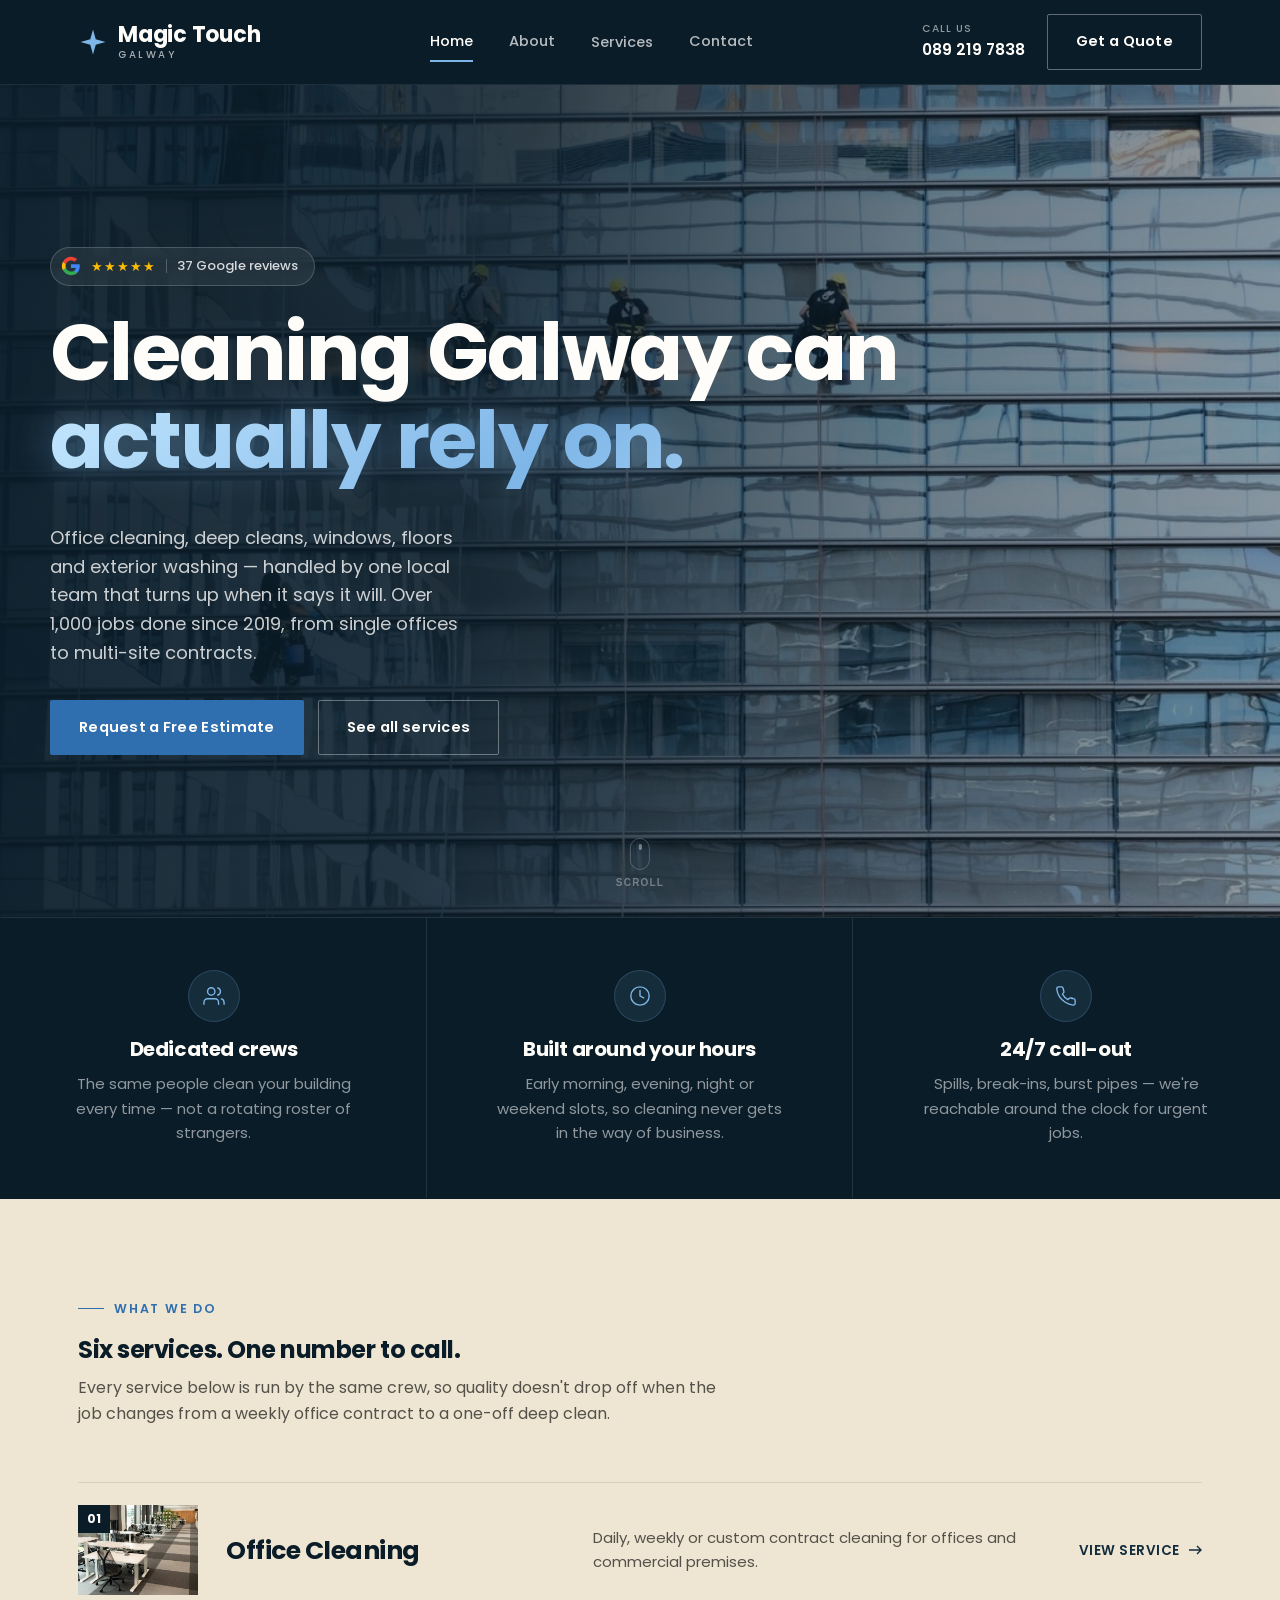
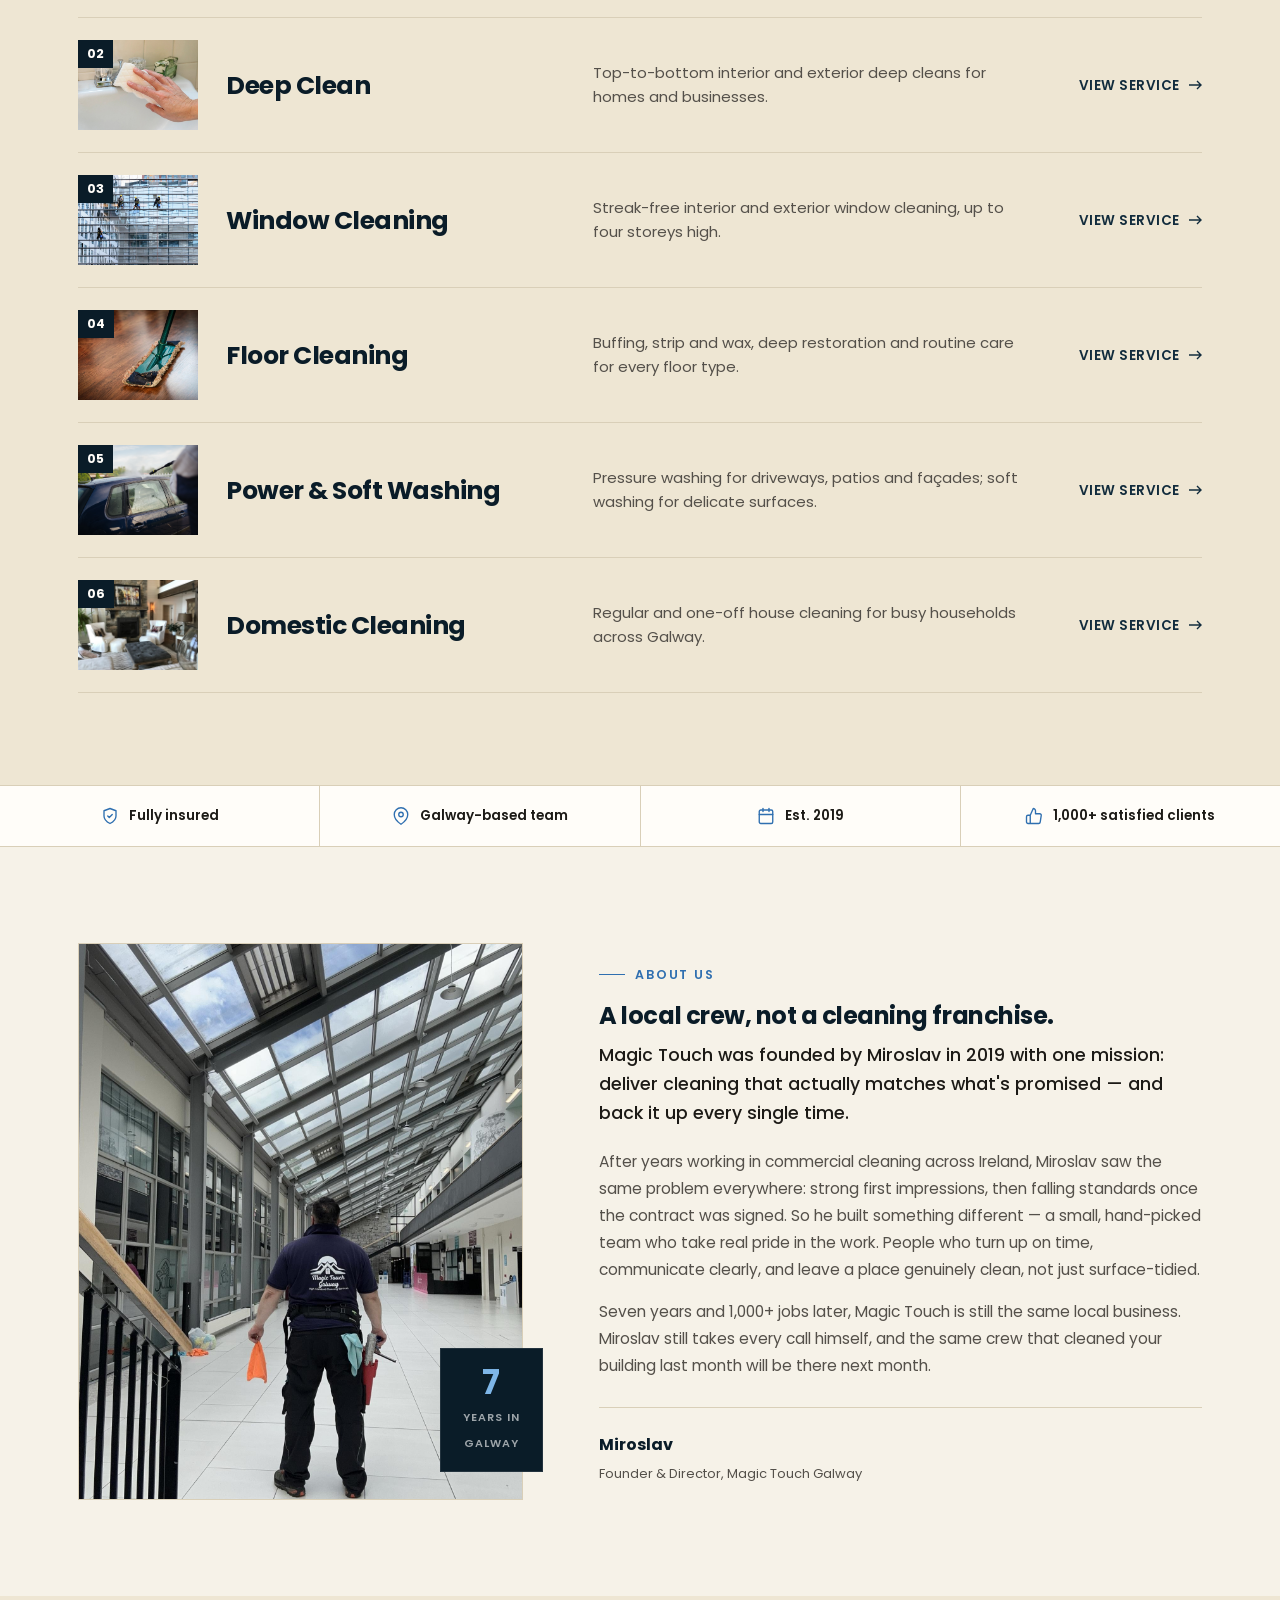
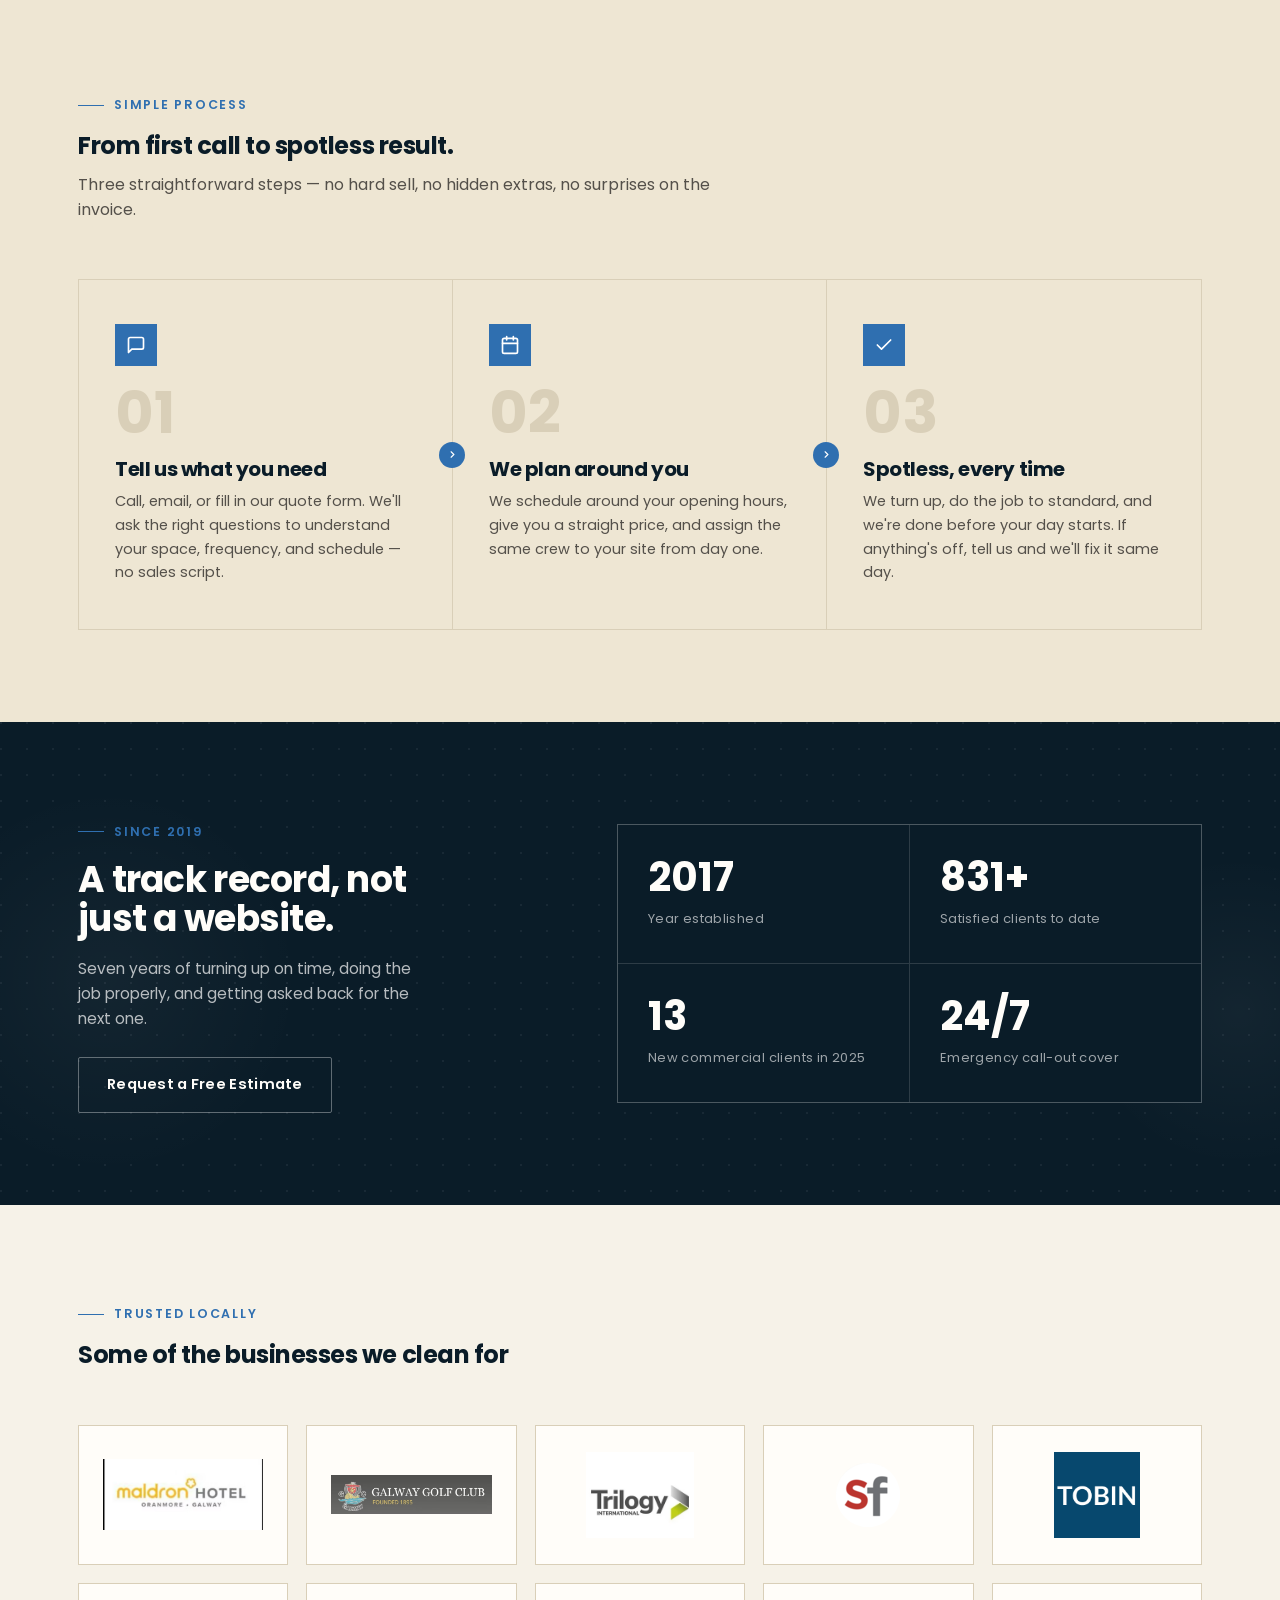
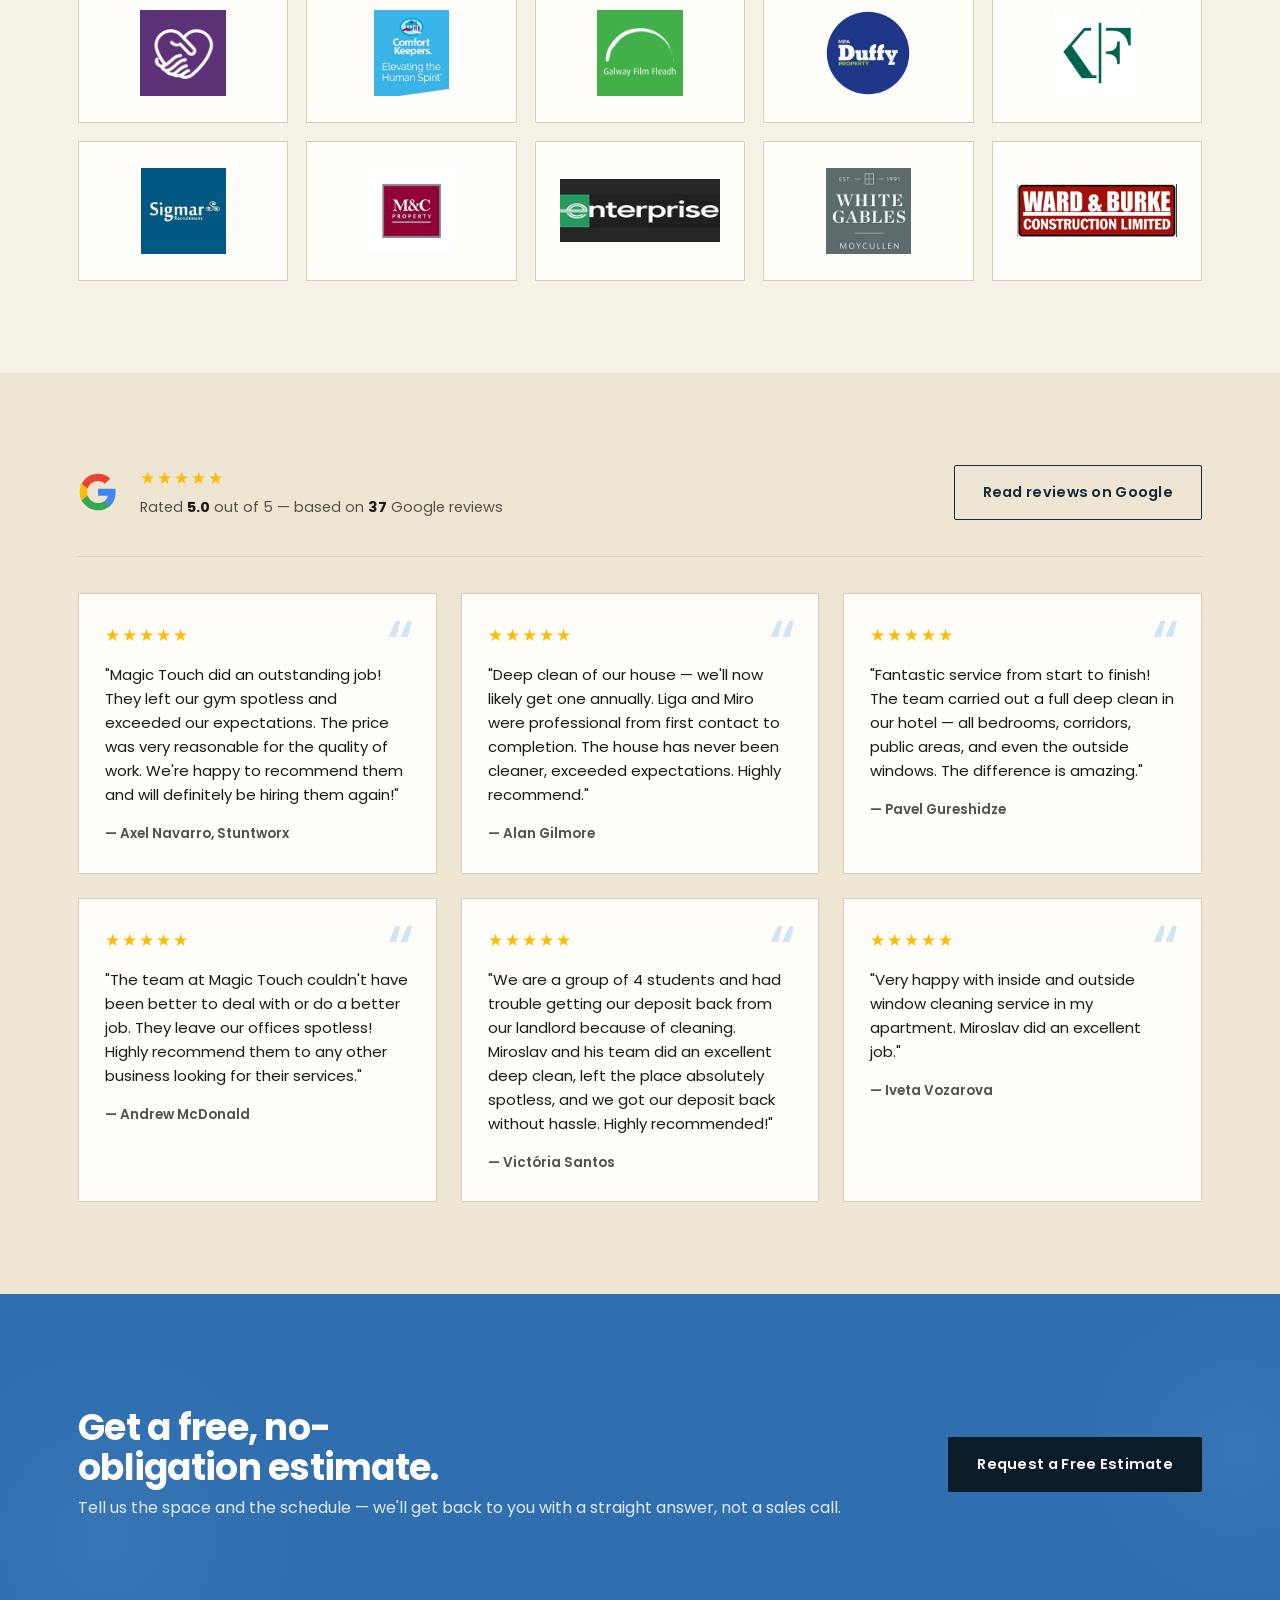
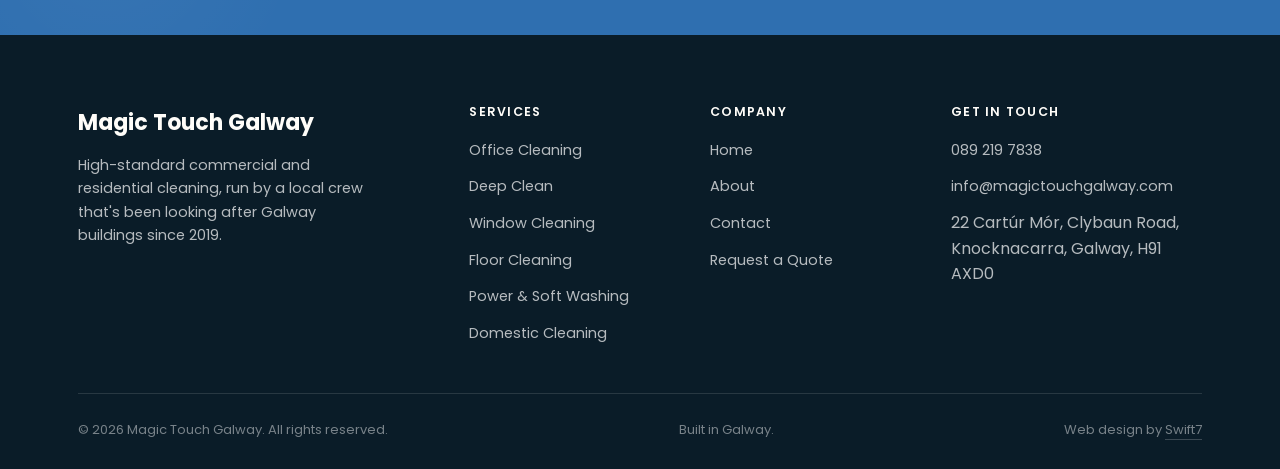
<file: index.html>
<!doctype html>
<html lang="en">
<head>
<meta charset="utf-8">
<meta name="viewport" content="width=device-width, initial-scale=1">
<title>Magic Touch Galway — Commercial &amp; Residential Cleaning</title>
<meta name="description" content="Office, deep clean, window, floor and power washing services across Galway. Family-run, fully insured, trusted by 1,000+ clients since 2019.">
<link rel="icon" type="image/svg+xml" href="assets/img/favicon.svg">
<link rel="preconnect" href="https://fonts.googleapis.com">
<link rel="preconnect" href="https://fonts.gstatic.com" crossorigin>
<link href="https://fonts.googleapis.com/css2?family=Fraunces:ital,opsz,wght@0,9..144,500;0,9..144,600;1,9..144,500&family=Poppins:wght@300;400;500;600;700&display=swap" rel="stylesheet">
<link rel="stylesheet" href="assets/css/style.css">
</head>
<body>

<header class="site-header" id="site-header">
  <div class="container">
    <a href="index.html" class="brand">
      <svg class="brand-icon" viewBox="0 0 24 24" width="30" height="30" fill="none" aria-hidden="true"><path d="M12 2L14.2 9.8L22 12L14.2 14.2L12 22L9.8 14.2L2 12L9.8 9.8Z" fill="#7eb6e8"/></svg>
      <span class="brand-text"><strong>Magic Touch</strong><small>GALWAY</small></span>
    </a>
    <nav class="nav-main">
      <a href="index.html" class="active">Home</a>
      <a href="about.html">About</a>
      <div class="has-dropdown">
        <a href="#">Services</a>
        <div class="dropdown">
          <a href="office-cleaning.html">Office Cleaning</a>
          <a href="deep-clean.html">Deep Clean</a>
          <a href="window-cleaning.html">Window Cleaning</a>
          <a href="floor-cleaning.html">Floor Cleaning</a>
          <a href="power-washing.html">Power &amp; Soft Washing</a>
          <a href="domestic-cleaning.html">Domestic Cleaning</a>
        </div>
      </div>
      <a href="contact.html">Contact</a>
    </nav>
    <div class="header-cta">
      <a href="tel:+353892197838" class="header-phone"><small>Call us</small>089 219 7838</a>
      <a href="contact.html" class="btn btn-line">Get a Quote</a>
    </div>
    <button class="nav-toggle" aria-label="Menu"><span></span></button>
  </div>
  <div class="mobile-panel">
    <a href="index.html">Home</a>
    <a href="about.html">About</a>
    <a href="office-cleaning.html" class="mp-sub">Office Cleaning</a>
    <a href="deep-clean.html" class="mp-sub">Deep Clean</a>
    <a href="window-cleaning.html" class="mp-sub">Window Cleaning</a>
    <a href="floor-cleaning.html" class="mp-sub">Floor Cleaning</a>
    <a href="power-washing.html" class="mp-sub">Power &amp; Soft Washing</a>
    <a href="domestic-cleaning.html" class="mp-sub">Domestic Cleaning</a>
    <a href="contact.html">Contact</a>
    <div class="mobile-panel-cta">
      <a href="tel:+353892197838" class="btn btn-blue">
        <svg width="14" height="14" viewBox="0 0 24 24" fill="none" stroke="currentColor" stroke-width="2" stroke-linecap="round" stroke-linejoin="round"><path d="M22 16.92v3a2 2 0 0 1-2.18 2 19.79 19.79 0 0 1-8.63-3.07A19.5 19.5 0 0 1 4.99 13a19.79 19.79 0 0 1-3.07-8.67A2 2 0 0 1 3.92 2h3a2 2 0 0 1 2 1.72c.127.96.361 1.903.7 2.81a2 2 0 0 1-.45 2.11L8.09 9.91a16 16 0 0 0 6 6l1.27-1.27a2 2 0 0 1 2.11-.45c.907.339 1.85.573 2.81.7A2 2 0 0 1 22 16.92z"/></svg>
        Call Now
      </a>
      <a href="contact.html" class="btn btn-mobile-outline">Get a Quote</a>
    </div>
  </div>
</header>

<!-- ===== HERO ===== -->
<section class="hero">
  <video class="hero-video" autoplay muted loop playsinline poster="assets/img/window-skyscraper.jpg">
    <source src="assets/video/hero.mp4" type="video/mp4">
  </video>
  <div class="hero-overlay"></div>
  <div class="container hero-grid hero-grid-solo">
    <div>
      <a href="https://www.google.com/search?q=magic+touch+galway#lrd=0x485b9799cc273881:0x6ae7c54a3818af67,1,,,," target="_blank" rel="noopener" class="hero-trust">
        <span class="g-icon">
          <svg viewBox="0 0 24 24" width="20" height="20" xmlns="http://www.w3.org/2000/svg" aria-hidden="true">
            <path d="M22.56 12.25c0-.78-.07-1.53-.2-2.25H12v4.26h5.92c-.26 1.37-1.04 2.53-2.21 3.31v2.77h3.57c2.08-1.92 3.28-4.74 3.28-8.09z" fill="#4285F4"/>
            <path d="M12 23c2.97 0 5.46-.98 7.28-2.66l-3.57-2.77c-.98.66-2.23 1.06-3.71 1.06-2.86 0-5.29-1.93-6.16-4.53H2.18v2.84C3.99 20.53 7.7 23 12 23z" fill="#34A853"/>
            <path d="M5.84 14.09c-.22-.66-.35-1.36-.35-2.09s.13-1.43.35-2.09V7.07H2.18C1.43 8.55 1 10.22 1 12s.43 3.45 1.18 4.93l3.66-2.84z" fill="#FBBC05"/>
            <path d="M12 5.38c1.62 0 3.06.56 4.21 1.64l3.15-3.15C17.45 2.09 14.97 1 12 1 7.7 1 3.99 3.47 2.18 7.07l3.66 2.84c.87-2.6 3.3-4.53 6.16-4.53z" fill="#EA4335"/>
          </svg>
        </span>
        <span class="t-stars">★★★★★</span>
        <span class="t-sep"></span>
        <span class="t-text">37 Google reviews</span>
      </a>
      <h1>Cleaning Galway can<br><em>actually rely on.</em></h1>
      <p class="hero-lead">Office cleaning, deep cleans, windows, floors and exterior washing — handled by one local team that turns up when it says it will. Over 1,000 jobs done since 2019, from single offices to multi-site contracts.</p>
      <div class="hero-actions">
        <a href="contact.html" class="btn btn-blue">Request a Free Estimate</a>
        <a href="#services" class="btn btn-outline">See all services</a>
      </div>
    </div>
  </div>
  <button class="hero-scroll" onclick="document.getElementById('why').scrollIntoView({behavior:'smooth'})" aria-label="Scroll down">
    <div class="scroll-mouse"><div class="scroll-dot"></div></div>
    <span>Scroll</span>
  </button>
</section>

<!-- ===== WHY SECTION ===== -->
<section class="why-section" id="why">
  <div class="feature-cols feature-cols-dark feature-cols-fullwidth">
    <div class="feature">
      <div class="why-icon">
        <svg viewBox="0 0 24 24" fill="none" stroke="currentColor" stroke-width="1.5" stroke-linecap="round" stroke-linejoin="round" aria-hidden="true">
          <path d="M17 21v-2a4 4 0 0 0-4-4H5a4 4 0 0 0-4 4v2"/>
          <circle cx="9" cy="7" r="4"/>
          <path d="M23 21v-2a4 4 0 0 0-3-3.87"/>
          <path d="M16 3.13a4 4 0 0 1 0 7.75"/>
        </svg>
      </div>
      <h3>Dedicated crews</h3>
      <p>The same people clean your building every time — not a rotating roster of strangers.</p>
    </div>
    <div class="feature">
      <div class="why-icon">
        <svg viewBox="0 0 24 24" fill="none" stroke="currentColor" stroke-width="1.5" stroke-linecap="round" stroke-linejoin="round" aria-hidden="true">
          <circle cx="12" cy="12" r="10"/>
          <polyline points="12 6 12 12 16 14"/>
        </svg>
      </div>
      <h3>Built around your hours</h3>
      <p>Early morning, evening, night or weekend slots, so cleaning never gets in the way of business.</p>
    </div>
    <div class="feature">
      <div class="why-icon">
        <svg viewBox="0 0 24 24" fill="none" stroke="currentColor" stroke-width="1.5" stroke-linecap="round" stroke-linejoin="round" aria-hidden="true">
          <path d="M22 16.92v3a2 2 0 0 1-2.18 2 19.79 19.79 0 0 1-8.63-3.07A19.5 19.5 0 0 1 4.99 13a19.79 19.79 0 0 1-3.07-8.67A2 2 0 0 1 3.92 2h3a2 2 0 0 1 2 1.72c.127.96.361 1.903.7 2.81a2 2 0 0 1-.45 2.11L8.09 9.91a16 16 0 0 0 6 6l1.27-1.27a2 2 0 0 1 2.11-.45c.907.339 1.85.573 2.81.7A2 2 0 0 1 22 16.92z"/>
        </svg>
      </div>
      <h3>24/7 call-out</h3>
      <p>Spills, break-ins, burst pipes — we're reachable around the clock for urgent jobs.</p>
    </div>
  </div>
</section>

<!-- ===== SERVICES ===== -->
<section id="services" class="bg-alt">
  <div class="container">
    <div class="section-head fade-up">
      <div class="eyebrow">What we do</div>
      <h2>Six services. One number to call.</h2>
      <p style="color:var(--ink-soft); font-size:16px;">Every service below is run by the same crew, so quality doesn't drop off when the job changes from a weekly office contract to a one-off deep clean.</p>
    </div>
    <div class="service-list">
      <a href="office-cleaning.html" class="service-row fade-up">
        <div class="thumb">
          <img src="assets/img/office-modern.jpg" alt="" loading="lazy">
          <span class="num">01</span>
        </div>
        <h3>Office Cleaning</h3>
        <p>Daily, weekly or custom contract cleaning for offices and commercial premises.</p>
        <span class="go">View service <svg width="14" height="10" viewBox="0 0 14 10" fill="none"><path d="M1 5h12M9 1l4 4-4 4" stroke="currentColor" stroke-width="1.4"/></svg></span>
      </a>
      <a href="deep-clean.html" class="service-row fade-up">
        <div class="thumb">
          <img src="assets/img/deep-bathroom.jpg" alt="" loading="lazy">
          <span class="num">02</span>
        </div>
        <h3>Deep Clean</h3>
        <p>Top-to-bottom interior and exterior deep cleans for homes and businesses.</p>
        <span class="go">View service <svg width="14" height="10" viewBox="0 0 14 10" fill="none"><path d="M1 5h12M9 1l4 4-4 4" stroke="currentColor" stroke-width="1.4"/></svg></span>
      </a>
      <a href="window-cleaning.html" class="service-row fade-up">
        <div class="thumb">
          <img src="assets/img/window-skyscraper.jpg" alt="" loading="lazy">
          <span class="num">03</span>
        </div>
        <h3>Window Cleaning</h3>
        <p>Streak-free interior and exterior window cleaning, up to four storeys high.</p>
        <span class="go">View service <svg width="14" height="10" viewBox="0 0 14 10" fill="none"><path d="M1 5h12M9 1l4 4-4 4" stroke="currentColor" stroke-width="1.4"/></svg></span>
      </a>
      <a href="floor-cleaning.html" class="service-row fade-up">
        <div class="thumb">
          <img src="assets/img/floor-sweep.jpg" alt="" loading="lazy">
          <span class="num">04</span>
        </div>
        <h3>Floor Cleaning</h3>
        <p>Buffing, strip and wax, deep restoration and routine care for every floor type.</p>
        <span class="go">View service <svg width="14" height="10" viewBox="0 0 14 10" fill="none"><path d="M1 5h12M9 1l4 4-4 4" stroke="currentColor" stroke-width="1.4"/></svg></span>
      </a>
      <a href="power-washing.html" class="service-row fade-up">
        <div class="thumb">
          <img src="assets/img/power-driveway.jpg" alt="" loading="lazy">
          <span class="num">05</span>
        </div>
        <h3>Power &amp; Soft Washing</h3>
        <p>Pressure washing for driveways, patios and façades; soft washing for delicate surfaces.</p>
        <span class="go">View service <svg width="14" height="10" viewBox="0 0 14 10" fill="none"><path d="M1 5h12M9 1l4 4-4 4" stroke="currentColor" stroke-width="1.4"/></svg></span>
      </a>
      <a href="domestic-cleaning.html" class="service-row fade-up">
        <div class="thumb">
          <img src="assets/img/domestic-cozy.jpg" alt="" loading="lazy">
          <span class="num">06</span>
        </div>
        <h3>Domestic Cleaning</h3>
        <p>Regular and one-off house cleaning for busy households across Galway.</p>
        <span class="go">View service <svg width="14" height="10" viewBox="0 0 14 10" fill="none"><path d="M1 5h12M9 1l4 4-4 4" stroke="currentColor" stroke-width="1.4"/></svg></span>
      </a>
    </div>
  </div>
</section>

<!-- ===== TRUST STRIP ===== -->
<div class="trust-strip">
  <div class="trust-item">
    <svg viewBox="0 0 24 24" fill="none" stroke="currentColor" stroke-width="1.8" stroke-linecap="round" stroke-linejoin="round" aria-hidden="true"><path d="M12 22s8-4 8-10V5l-8-3-8 3v7c0 6 8 10 8 10z"/><polyline points="9 12 11 14 15 10"/></svg>
    Fully insured
  </div>
  <div class="trust-item">
    <svg viewBox="0 0 24 24" fill="none" stroke="currentColor" stroke-width="1.8" stroke-linecap="round" stroke-linejoin="round" aria-hidden="true"><path d="M21 10c0 7-9 13-9 13s-9-6-9-13a9 9 0 0 1 18 0z"/><circle cx="12" cy="10" r="3"/></svg>
    Galway-based team
  </div>
  <div class="trust-item">
    <svg viewBox="0 0 24 24" fill="none" stroke="currentColor" stroke-width="1.8" stroke-linecap="round" stroke-linejoin="round" aria-hidden="true"><rect x="3" y="4" width="18" height="18" rx="2" ry="2"/><line x1="16" y1="2" x2="16" y2="6"/><line x1="8" y1="2" x2="8" y2="6"/><line x1="3" y1="10" x2="21" y2="10"/></svg>
    Est. 2019
  </div>
  <div class="trust-item">
    <svg viewBox="0 0 24 24" fill="none" stroke="currentColor" stroke-width="1.8" stroke-linecap="round" stroke-linejoin="round" aria-hidden="true"><path d="M14 9V5a3 3 0 0 0-3-3l-4 9v11h11.28a2 2 0 0 0 2-1.7l1.38-9a2 2 0 0 0-2-2.3zM7 22H4a2 2 0 0 1-2-2v-7a2 2 0 0 1 2-2h3"/></svg>
    1,000+ satisfied clients
  </div>
</div>

<!-- ===== BIO SECTION ===== -->
<section class="bio-section">
  <div class="container">
    <div class="bio-grid">
      <div class="bio-media">
        <div class="bio-photo">
          <img src="assets/img/team-technician-atrium-v2.jpg" alt="Magic Touch Galway team at work" loading="lazy">
        </div>
        <div class="bio-badge">
          <strong>7</strong>
          <span>Years in<br>Galway</span>
        </div>
      </div>
      <div class="bio-text">
        <div class="eyebrow">About us</div>
        <h2>A local crew, not a cleaning franchise.</h2>
        <p class="lead">Magic Touch was founded by Miroslav in 2019 with one mission: deliver cleaning that actually matches what's promised — and back it up every single time.</p>
        <p>After years working in commercial cleaning across Ireland, Miroslav saw the same problem everywhere: strong first impressions, then falling standards once the contract was signed. So he built something different — a small, hand-picked team who take real pride in the work. People who turn up on time, communicate clearly, and leave a place genuinely clean, not just surface-tidied.</p>
        <p>Seven years and 1,000+ jobs later, Magic Touch is still the same local business. Miroslav still takes every call himself, and the same crew that cleaned your building last month will be there next month.</p>
        <div class="bio-sig">
          <div class="bio-sig-info">
            <strong>Miroslav</strong>
            <span>Founder &amp; Director, Magic Touch Galway</span>
          </div>
        </div>
      </div>
    </div>
  </div>
</section>

<!-- ===== HOW IT WORKS ===== -->
<section class="process-section">
  <div class="container">
    <div class="section-head fade-up">
      <div class="eyebrow">Simple process</div>
      <h2>From first call to spotless result.</h2>
      <p style="color:var(--ink-soft);font-size:16px;">Three straightforward steps — no hard sell, no hidden extras, no surprises on the invoice.</p>
    </div>
    <div class="process-row">
      <div class="process-step fade-up">
        <div class="step-icon">
          <svg viewBox="0 0 24 24" fill="none" stroke="white" stroke-width="2" stroke-linecap="round" stroke-linejoin="round" aria-hidden="true"><path d="M21 15a2 2 0 0 1-2 2H7l-4 4V5a2 2 0 0 1 2-2h14a2 2 0 0 1 2 2z"/></svg>
        </div>
        <span class="step-num">01</span>
        <h3>Tell us what you need</h3>
        <p>Call, email, or fill in our quote form. We'll ask the right questions to understand your space, frequency, and schedule — no sales script.</p>
        <div class="step-arrow">
          <svg viewBox="0 0 24 24" fill="none" stroke="white" stroke-width="2.5" stroke-linecap="round" aria-hidden="true"><polyline points="9 18 15 12 9 6"/></svg>
        </div>
      </div>
      <div class="process-step fade-up">
        <div class="step-icon">
          <svg viewBox="0 0 24 24" fill="none" stroke="white" stroke-width="2" stroke-linecap="round" stroke-linejoin="round" aria-hidden="true"><rect x="3" y="4" width="18" height="18" rx="2" ry="2"/><line x1="16" y1="2" x2="16" y2="6"/><line x1="8" y1="2" x2="8" y2="6"/><line x1="3" y1="10" x2="21" y2="10"/></svg>
        </div>
        <span class="step-num">02</span>
        <h3>We plan around you</h3>
        <p>We schedule around your opening hours, give you a straight price, and assign the same crew to your site from day one.</p>
        <div class="step-arrow">
          <svg viewBox="0 0 24 24" fill="none" stroke="white" stroke-width="2.5" stroke-linecap="round" aria-hidden="true"><polyline points="9 18 15 12 9 6"/></svg>
        </div>
      </div>
      <div class="process-step fade-up">
        <div class="step-icon">
          <svg viewBox="0 0 24 24" fill="none" stroke="white" stroke-width="2" stroke-linecap="round" stroke-linejoin="round" aria-hidden="true"><polyline points="20 6 9 17 4 12"/></svg>
        </div>
        <span class="step-num">03</span>
        <h3>Spotless, every time</h3>
        <p>We turn up, do the job to standard, and we're done before your day starts. If anything's off, tell us and we'll fix it same day.</p>
      </div>
    </div>
  </div>
</section>

<!-- ===== STATS ===== -->
<section class="stats-section bubble-bg">
  <div class="dot-grid"></div>
  <div class="bubbles">
    <span></span><span></span><span></span><span></span><span></span>
    <span></span><span></span><span></span><span></span><span></span>
    <span></span><span></span>
  </div>
  <div class="container stats-layout">
    <div class="stats-intro">
      <div class="eyebrow">Since 2019</div>
      <h2>A track record, not just a website.</h2>
      <p>Seven years of turning up on time, doing the job properly, and getting asked back for the next one.</p>
      <a href="contact.html" class="btn btn-outline">Request a Free Estimate</a>
    </div>
    <div class="stats-grid">
      <div class="stat fade-up"><span class="rule"></span><strong data-count="2019" data-suffix="">2019</strong><span class="stat-label">Year established</span></div>
      <div class="stat fade-up"><span class="rule"></span><strong data-count="1000" data-suffix="+">1,000+</strong><span class="stat-label">Satisfied clients to date</span></div>
      <div class="stat fade-up"><span class="rule"></span><strong data-count="16" data-suffix="">16</strong><span class="stat-label">New commercial clients in 2025</span></div>
      <div class="stat fade-up"><span class="rule"></span><strong data-count="0" data-suffix="24/7">24/7</strong><span class="stat-label">Emergency call-out cover</span></div>
    </div>
  </div>
</section>

<!-- ===== CLIENT LOGOS ===== -->
<section>
  <div class="container">
    <div class="section-head">
      <div class="eyebrow">Trusted locally</div>
      <h2>Some of the businesses we clean for</h2>
    </div>
    <div class="logo-strip">
      <div><img src="assets/img/logos/maldron-oranmore.png" alt="Maldron Hotel Oranmore, Galway"></div>
      <div><img src="assets/img/logos/galway-golf-club.png" alt="Galway Golf Club"></div>
      <div><img src="assets/img/logos/trilogy-international.png" alt="Trilogy International"></div>
      <div><img src="assets/img/logos/snapfitness.png" alt="Snap Fitness 24/7"></div>
      <div><img src="assets/img/logos/tobin.png" alt="Tobin Consulting Engineers"></div>
      <div><img src="assets/img/logos/claddagh-cu.png" alt="Claddagh Credit Union"></div>
      <div><img src="assets/img/logos/comfort-keepers.png" alt="Comfort Keepers"></div>
      <div><img src="assets/img/logos/galway-film-fleadh.png" alt="Galway Film Fleadh"></div>
      <div><img src="assets/img/logos/duffy-property.png" alt="Duffy Property Group"></div>
      <div><img src="assets/img/logos/kornferry.png" alt="Korn Ferry"></div>
      <div><img src="assets/img/logos/sigmar-recruitment.png" alt="Sigmar Recruitment"></div>
      <div><img src="assets/img/logos/mc-property.png" alt="M&amp;C Property"></div>
      <div><img src="assets/img/logos/enterprise.png" alt="Enterprise Rent-A-Car"></div>
      <div><img src="assets/img/logos/white-gables.png" alt="White Gables, Moycullen"></div>
      <div><img src="assets/img/logos/ward-burke.png" alt="Ward &amp; Burke Construction Limited"></div>
    </div>
  </div>
</section>

<!-- ===== REVIEWS ===== -->
<section class="bg-alt">
  <div class="container">
    <div class="reviews-block">
      <div class="reviews-head">
        <img src="assets/img/google-g.svg" alt="Google" class="google-g">
        <div>
          <div class="reviews-stars">★★★★★</div>
          <p class="reviews-meta">Rated <strong>5.0</strong> out of 5 — based on <strong>37</strong> Google reviews</p>
        </div>
        <a href="https://www.google.com/search?q=magic+touch+galway#lrd=0x485b9799cc273881:0x6ae7c54a3818af67,1,,,," target="_blank" rel="noopener" class="btn btn-line">Read reviews on Google</a>
      </div>
      <div class="reviews-grid">
        <figure class="review-card fade-up">
          <div class="reviews-stars">★★★★★</div>
          <blockquote>"Magic Touch did an outstanding job! They left our gym spotless and exceeded our expectations. The price was very reasonable for the quality of work. We're happy to recommend them and will definitely be hiring them again!"</blockquote>
          <figcaption>— Axel Navarro, Stuntworx</figcaption>
        </figure>
        <figure class="review-card fade-up">
          <div class="reviews-stars">★★★★★</div>
          <blockquote>"Deep clean of our house — we'll now likely get one annually. Liga and Miro were professional from first contact to completion. The house has never been cleaner, exceeded expectations. Highly recommend."</blockquote>
          <figcaption>— Alan Gilmore</figcaption>
        </figure>
        <figure class="review-card fade-up">
          <div class="reviews-stars">★★★★★</div>
          <blockquote>"Fantastic service from start to finish! The team carried out a full deep clean in our hotel — all bedrooms, corridors, public areas, and even the outside windows. The difference is amazing."</blockquote>
          <figcaption>— Pavel Gureshidze</figcaption>
        </figure>
        <figure class="review-card fade-up">
          <div class="reviews-stars">★★★★★</div>
          <blockquote>"The team at Magic Touch couldn't have been better to deal with or do a better job. They leave our offices spotless! Highly recommend them to any other business looking for their services."</blockquote>
          <figcaption>— Andrew McDonald</figcaption>
        </figure>
        <figure class="review-card fade-up">
          <div class="reviews-stars">★★★★★</div>
          <blockquote>"We are a group of 4 students and had trouble getting our deposit back from our landlord because of cleaning. Miroslav and his team did an excellent deep clean, left the place absolutely spotless, and we got our deposit back without hassle. Highly recommended!"</blockquote>
          <figcaption>— Victória Santos</figcaption>
        </figure>
        <figure class="review-card fade-up">
          <div class="reviews-stars">★★★★★</div>
          <blockquote>"Very happy with inside and outside window cleaning service in my apartment. Miroslav did an excellent job."</blockquote>
          <figcaption>— Iveta Vozarova</figcaption>
        </figure>
      </div>
    </div>
  </div>
</section>

<!-- ===== CTA BANNER ===== -->
<section class="cta-banner bubble-bg">
  <div class="bubbles">
    <span></span><span></span><span></span><span></span><span></span>
    <span></span><span></span><span></span><span></span><span></span>
    <span></span><span></span>
  </div>
  <div class="container">
    <div>
      <h2>Get a free, no-obligation estimate.</h2>
      <p>Tell us the space and the schedule — we'll get back to you with a straight answer, not a sales call.</p>
    </div>
    <a href="contact.html" class="btn btn-cta-dark">Request a Free Estimate</a>
  </div>
</section>

<!-- ===== FOOTER ===== -->
<footer class="site-footer">
  <div class="container">
    <div class="footer-top">
      <div class="footer-brand">
        <strong>Magic Touch Galway</strong>
        <p>High-standard commercial and residential cleaning, run by a local crew that's been looking after Galway buildings since 2019.</p>
      </div>
      <div class="footer-col">
        <h4>Services</h4>
        <ul>
          <li><a href="office-cleaning.html">Office Cleaning</a></li>
          <li><a href="deep-clean.html">Deep Clean</a></li>
          <li><a href="window-cleaning.html">Window Cleaning</a></li>
          <li><a href="floor-cleaning.html">Floor Cleaning</a></li>
          <li><a href="power-washing.html">Power &amp; Soft Washing</a></li>
          <li><a href="domestic-cleaning.html">Domestic Cleaning</a></li>
        </ul>
      </div>
      <div class="footer-col">
        <h4>Company</h4>
        <ul>
          <li><a href="index.html">Home</a></li>
          <li><a href="about.html">About</a></li>
          <li><a href="contact.html">Contact</a></li>
          <li><a href="contact.html">Request a Quote</a></li>
        </ul>
      </div>
      <div class="footer-col">
        <h4>Get in touch</h4>
        <ul>
          <li><a href="tel:+353892197838">089 219 7838</a></li>
          <li><a href="mailto:info@magictouchgalway.com">info@magictouchgalway.com</a></li>
          <li>22 Cartúr Mór, Clybaun Road,<br>Knocknacarra, Galway, H91 AXD0</li>
        </ul>
      </div>
    </div>
    <div class="footer-bottom">
      <span>© 2026 Magic Touch Galway. All rights reserved.</span>
      <span>Built in Galway.</span>
      <span>Web design by <a href="https://swift7.co.uk" target="_blank" rel="noopener" style="color:inherit; border-bottom: 1px solid rgba(255,255,255,.2);">Swift7</a></span>
    </div>
  </div>
</footer>
<script src="assets/js/main.js"></script>
</body>
</html>
</file>
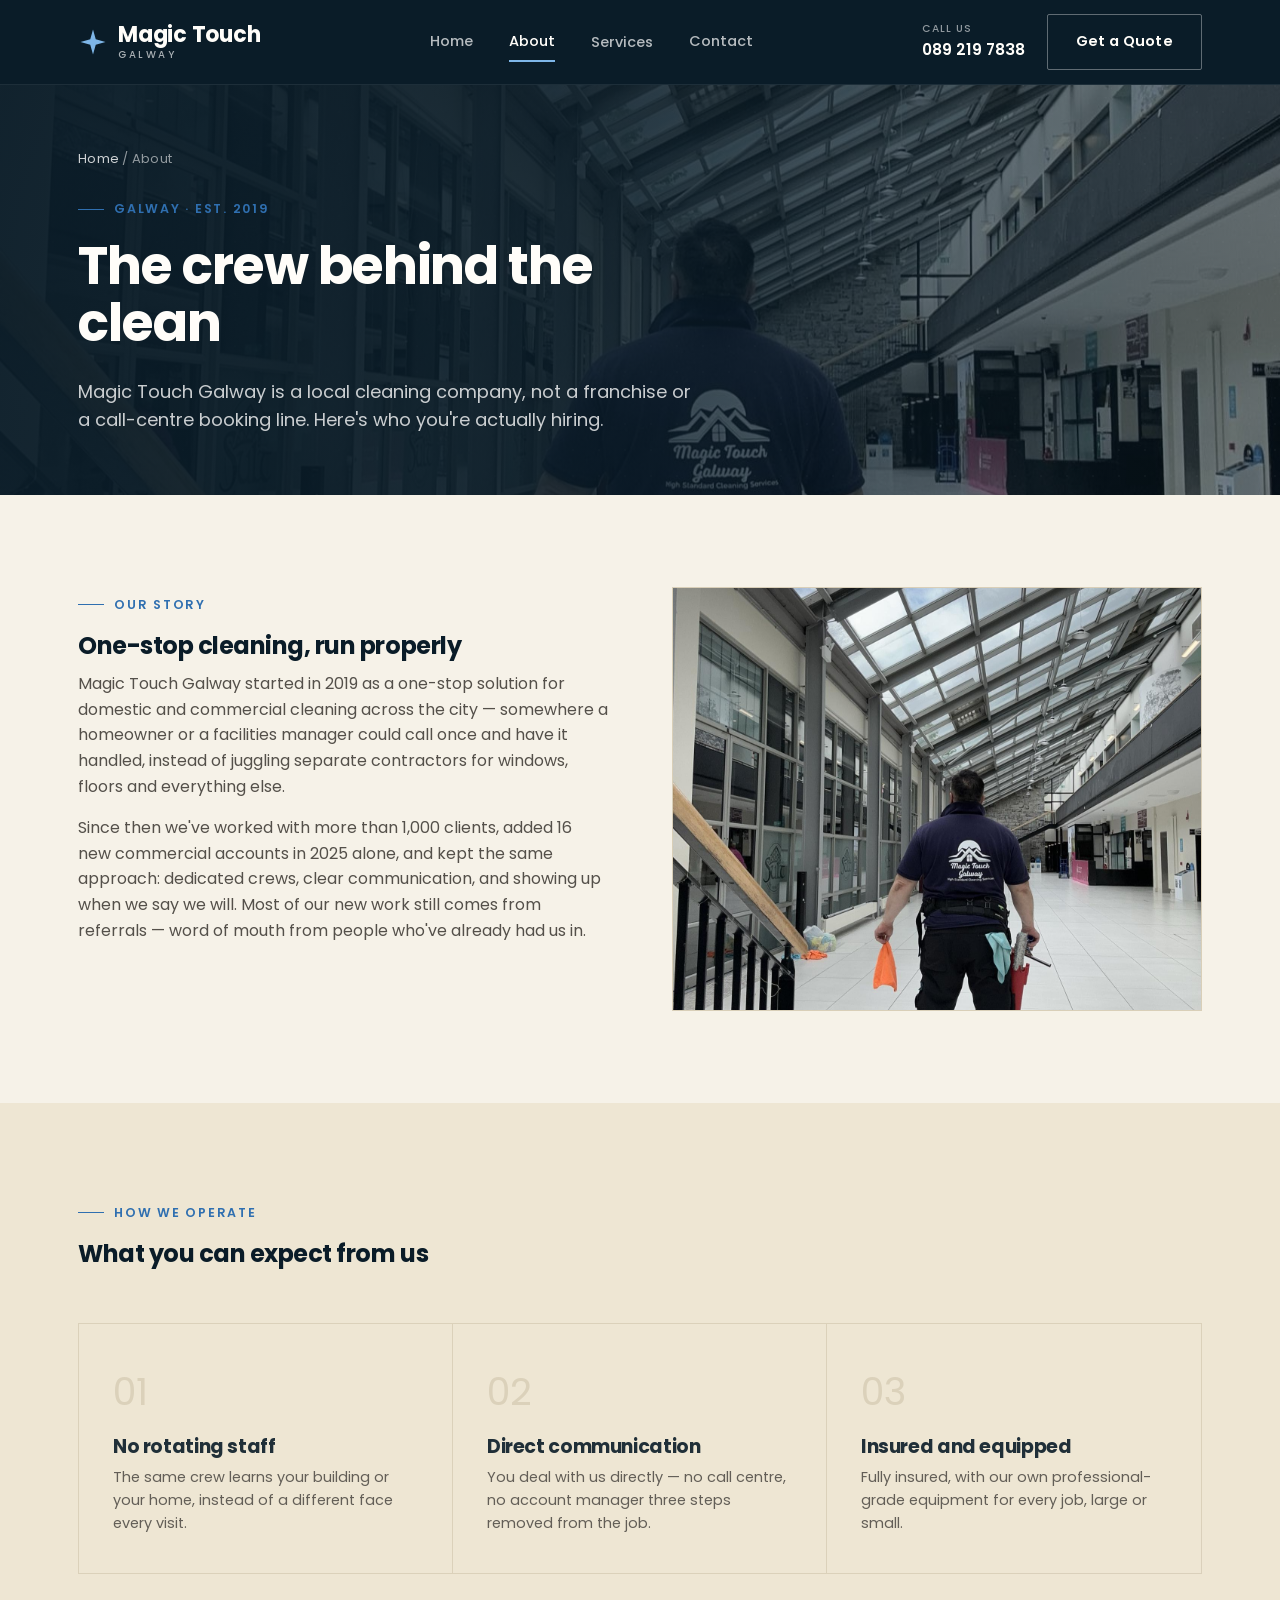
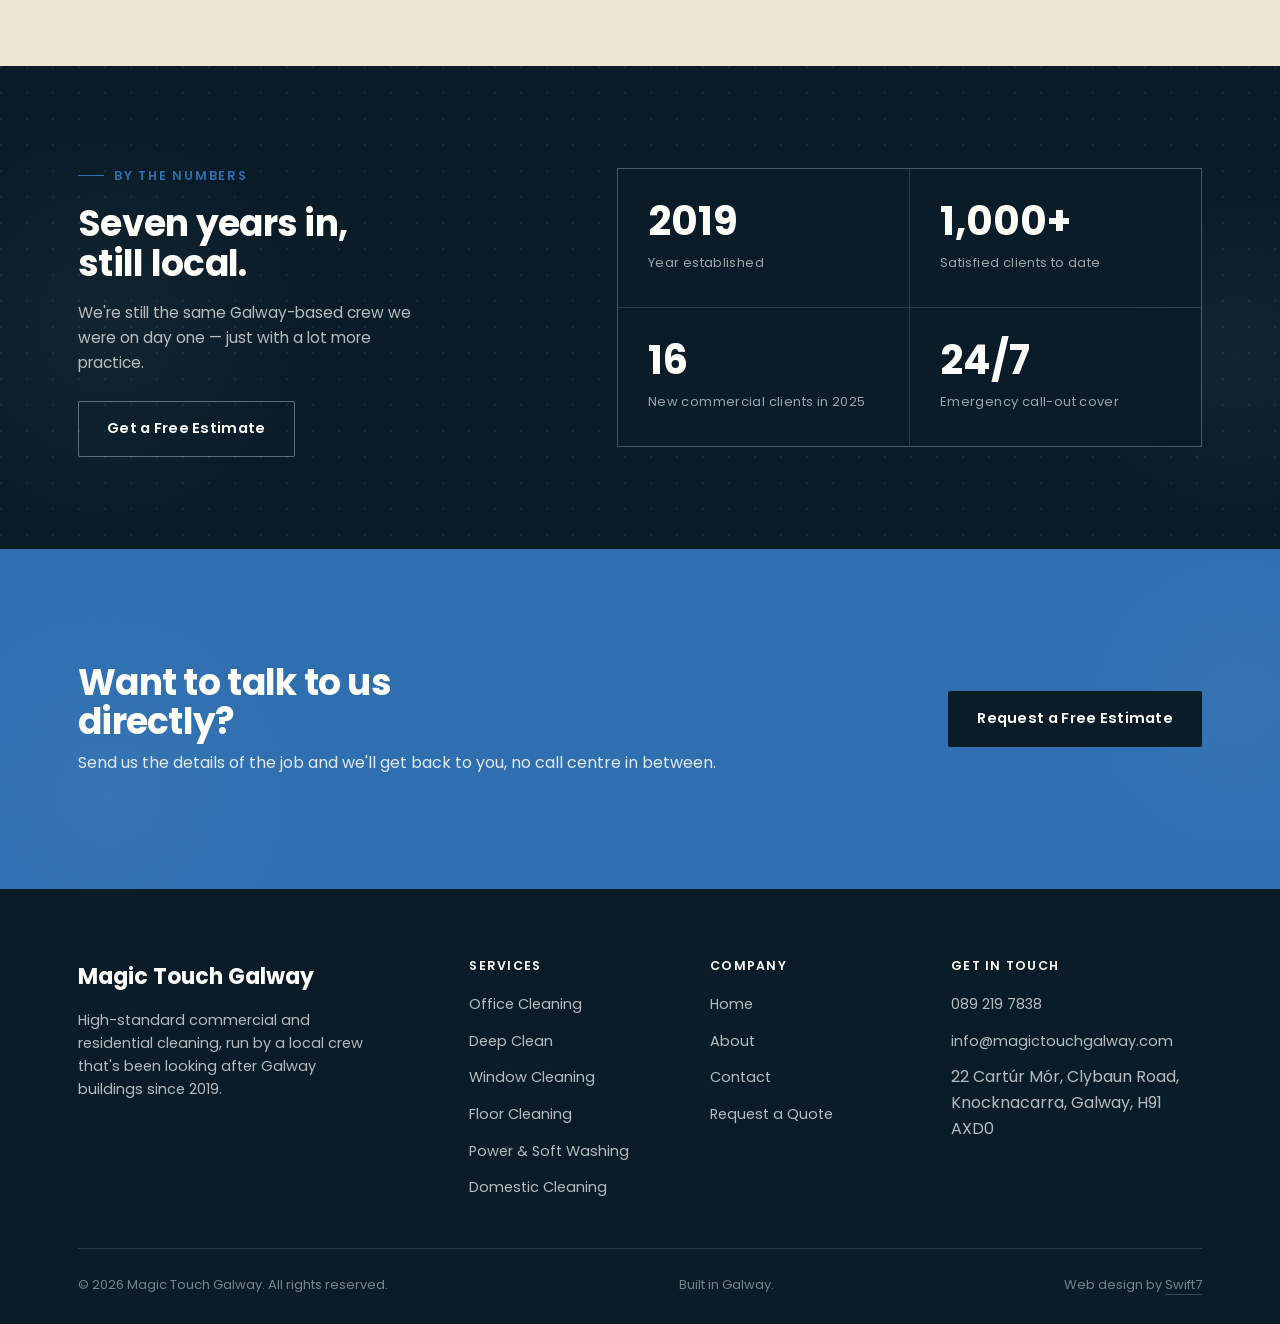
<file: about.html>
<!doctype html>
<html lang="en">
<head>
<meta charset="utf-8">
<meta name="viewport" content="width=device-width, initial-scale=1">
<title>About | Magic Touch Galway</title>
<meta name="description" content="Magic Touch Galway has been cleaning homes and businesses across Galway since 2019 — the same crew, every visit, with over 1,000 jobs done.">
<link rel="icon" type="image/svg+xml" href="assets/img/favicon.svg">
<link rel="preconnect" href="https://fonts.googleapis.com">
<link rel="preconnect" href="https://fonts.gstatic.com" crossorigin>
<link href="https://fonts.googleapis.com/css2?family=Fraunces:ital,opsz,wght@0,9..144,500;0,9..144,600;1,9..144,500&family=Poppins:wght@300;400;500;600;700&display=swap" rel="stylesheet">
<link rel="stylesheet" href="assets/css/style.css">
</head>
<body>

<header class="site-header">
  <div class="container">
    <a href="index.html" class="brand">
      <svg class="brand-icon" viewBox="0 0 24 24" width="30" height="30" fill="none" aria-hidden="true"><path d="M12 2L14.2 9.8L22 12L14.2 14.2L12 22L9.8 14.2L2 12L9.8 9.8Z" fill="#7eb6e8"/></svg>
      <span class="brand-text"><strong>Magic Touch</strong><small>GALWAY</small></span>
    </a>
    <nav class="nav-main">
      <a href="index.html">Home</a>
      <a href="about.html" class="active">About</a>
      <div class="has-dropdown">
        <a href="#">Services</a>
        <div class="dropdown">
          <a href="office-cleaning.html">Office Cleaning</a>
          <a href="deep-clean.html">Deep Clean</a>
          <a href="window-cleaning.html">Window Cleaning</a>
          <a href="floor-cleaning.html">Floor Cleaning</a>
          <a href="power-washing.html">Power &amp; Soft Washing</a>
          <a href="domestic-cleaning.html">Domestic Cleaning</a>
        </div>
      </div>
      <a href="contact.html">Contact</a>
    </nav>
    <div class="header-cta">
      <a href="tel:+353892197838" class="header-phone"><small>Call us</small>089 219 7838</a>
      <a href="contact.html" class="btn btn-line">Get a Quote</a>
    </div>
    <button class="nav-toggle" aria-label="Menu"><span></span></button>
  </div>
  <div class="mobile-panel">
    <a href="index.html">Home</a>
    <a href="about.html">About</a>
    <a href="office-cleaning.html" class="mp-sub">Office Cleaning</a>
    <a href="deep-clean.html" class="mp-sub">Deep Clean</a>
    <a href="window-cleaning.html" class="mp-sub">Window Cleaning</a>
    <a href="floor-cleaning.html" class="mp-sub">Floor Cleaning</a>
    <a href="power-washing.html" class="mp-sub">Power &amp; Soft Washing</a>
    <a href="domestic-cleaning.html" class="mp-sub">Domestic Cleaning</a>
    <a href="contact.html">Contact</a>
    <a href="tel:+353892197838">Call 089 219 7838</a>
  </div>
</header>

<section class="page-hero">
  <img class="page-hero-media" src="assets/img/team-technician-atrium-v2.jpg" alt="" loading="eager">
  <div class="page-hero-overlay"></div>
  <div class="container">
    <div class="breadcrumb"><a href="index.html">Home</a> / About</div>
    <div class="eyebrow">Galway · Est. 2019</div>
    <h1>The crew behind the clean</h1>
    <p class="hero-lead">Magic Touch Galway is a local cleaning company, not a franchise or a call-centre booking line. Here's who you're actually hiring.</p>
  </div>
</section>

<section>
  <div class="container two-col">
    <div>
      <div class="eyebrow">Our story</div>
      <h2>One-stop cleaning, run properly</h2>
      <p style="color:var(--ink-soft);">Magic Touch Galway started in 2019 as a one-stop solution for domestic and commercial cleaning across the city — somewhere a homeowner or a facilities manager could call once and have it handled, instead of juggling separate contractors for windows, floors and everything else.</p>
      <p style="color:var(--ink-soft);">Since then we've worked with more than 1,000 clients, added 16 new commercial accounts in 2025 alone, and kept the same approach: dedicated crews, clear communication, and showing up when we say we will. Most of our new work still comes from referrals — word of mouth from people who've already had us in.</p>
    </div>
    <div class="media-block">
      <img src="assets/img/team-technician-atrium-v2.jpg" alt="Magic Touch Galway technician cleaning at a commercial site in Galway" loading="lazy">
    </div>
  </div>
</section>

<section class="bg-alt">
  <div class="container">
    <div class="section-head">
      <div class="eyebrow">How we operate</div>
      <h2>What you can expect from us</h2>
    </div>
    <div class="feature-cols">
      <div class="feature">
        <span class="num">01</span>
        <h3>No rotating staff</h3>
        <p>The same crew learns your building or your home, instead of a different face every visit.</p>
      </div>
      <div class="feature">
        <span class="num">02</span>
        <h3>Direct communication</h3>
        <p>You deal with us directly — no call centre, no account manager three steps removed from the job.</p>
      </div>
      <div class="feature">
        <span class="num">03</span>
        <h3>Insured and equipped</h3>
        <p>Fully insured, with our own professional-grade equipment for every job, large or small.</p>
      </div>
    </div>
  </div>
</section>

<section class="stats-section bubble-bg">
  <div class="dot-grid"></div>
  <div class="bubbles">
    <span></span><span></span><span></span><span></span><span></span>
    <span></span><span></span><span></span><span></span><span></span>
    <span></span><span></span>
  </div>
  <div class="container stats-layout">
    <div class="stats-intro">
      <div class="eyebrow">By the numbers</div>
      <h2>Seven years in, still local.</h2>
      <p>We're still the same Galway-based crew we were on day one — just with a lot more practice.</p>
      <a href="contact.html" class="btn btn-outline">Get a Free Estimate</a>
    </div>
    <div class="stats-grid">
      <div class="stat"><span class="rule"></span><strong>2019</strong><span class="stat-label">Year established</span></div>
      <div class="stat"><span class="rule"></span><strong>1,000+</strong><span class="stat-label">Satisfied clients to date</span></div>
      <div class="stat"><span class="rule"></span><strong>16</strong><span class="stat-label">New commercial clients in 2025</span></div>
      <div class="stat"><span class="rule"></span><strong>24/7</strong><span class="stat-label">Emergency call-out cover</span></div>
    </div>
  </div>
</section>

<section class="cta-banner bubble-bg">
  <div class="bubbles">
    <span></span><span></span><span></span><span></span><span></span>
    <span></span><span></span><span></span><span></span><span></span>
    <span></span><span></span>
  </div>
  <div class="container">
    <div>
      <h2>Want to talk to us directly?</h2>
      <p>Send us the details of the job and we'll get back to you, no call centre in between.</p>
    </div>
    <a href="contact.html" class="btn" style="background:var(--navy-deep); color:var(--white);">Request a Free Estimate</a>
  </div>
</section>

<footer class="site-footer">
  <div class="container">
    <div class="footer-top">
      <div class="footer-brand">
        <strong>Magic Touch Galway</strong>
        <p>High-standard commercial and residential cleaning, run by a local crew that's been looking after Galway buildings since 2019.</p>
      </div>
      <div class="footer-col">
        <h4>Services</h4>
        <ul>
          <li><a href="office-cleaning.html">Office Cleaning</a></li>
          <li><a href="deep-clean.html">Deep Clean</a></li>
          <li><a href="window-cleaning.html">Window Cleaning</a></li>
          <li><a href="floor-cleaning.html">Floor Cleaning</a></li>
          <li><a href="power-washing.html">Power &amp; Soft Washing</a></li>
          <li><a href="domestic-cleaning.html">Domestic Cleaning</a></li>
        </ul>
      </div>
      <div class="footer-col">
        <h4>Company</h4>
        <ul>
          <li><a href="index.html">Home</a></li>
          <li><a href="about.html">About</a></li>
          <li><a href="contact.html">Contact</a></li>
          <li><a href="contact.html">Request a Quote</a></li>
        </ul>
      </div>
      <div class="footer-col">
        <h4>Get in touch</h4>
        <ul>
          <li><a href="tel:+353892197838">089 219 7838</a></li>
          <li><a href="mailto:info@magictouchgalway.com">info@magictouchgalway.com</a></li>
          <li>22 Cartúr Mór, Clybaun Road,<br>Knocknacarra, Galway, H91 AXD0</li>
        </ul>
      </div>
    </div>
    <div class="footer-bottom">
      <span>© 2026 Magic Touch Galway. All rights reserved.</span>
      <span>Built in Galway.</span>
      <span>Web design by <a href="https://swift7.co.uk" target="_blank" rel="noopener" style="color:inherit; border-bottom: 1px solid rgba(255,255,255,.2);">Swift7</a></span>
    </div>
  </div>
</footer>
<script src="assets/js/main.js"></script>
</body>
</html>
</file>
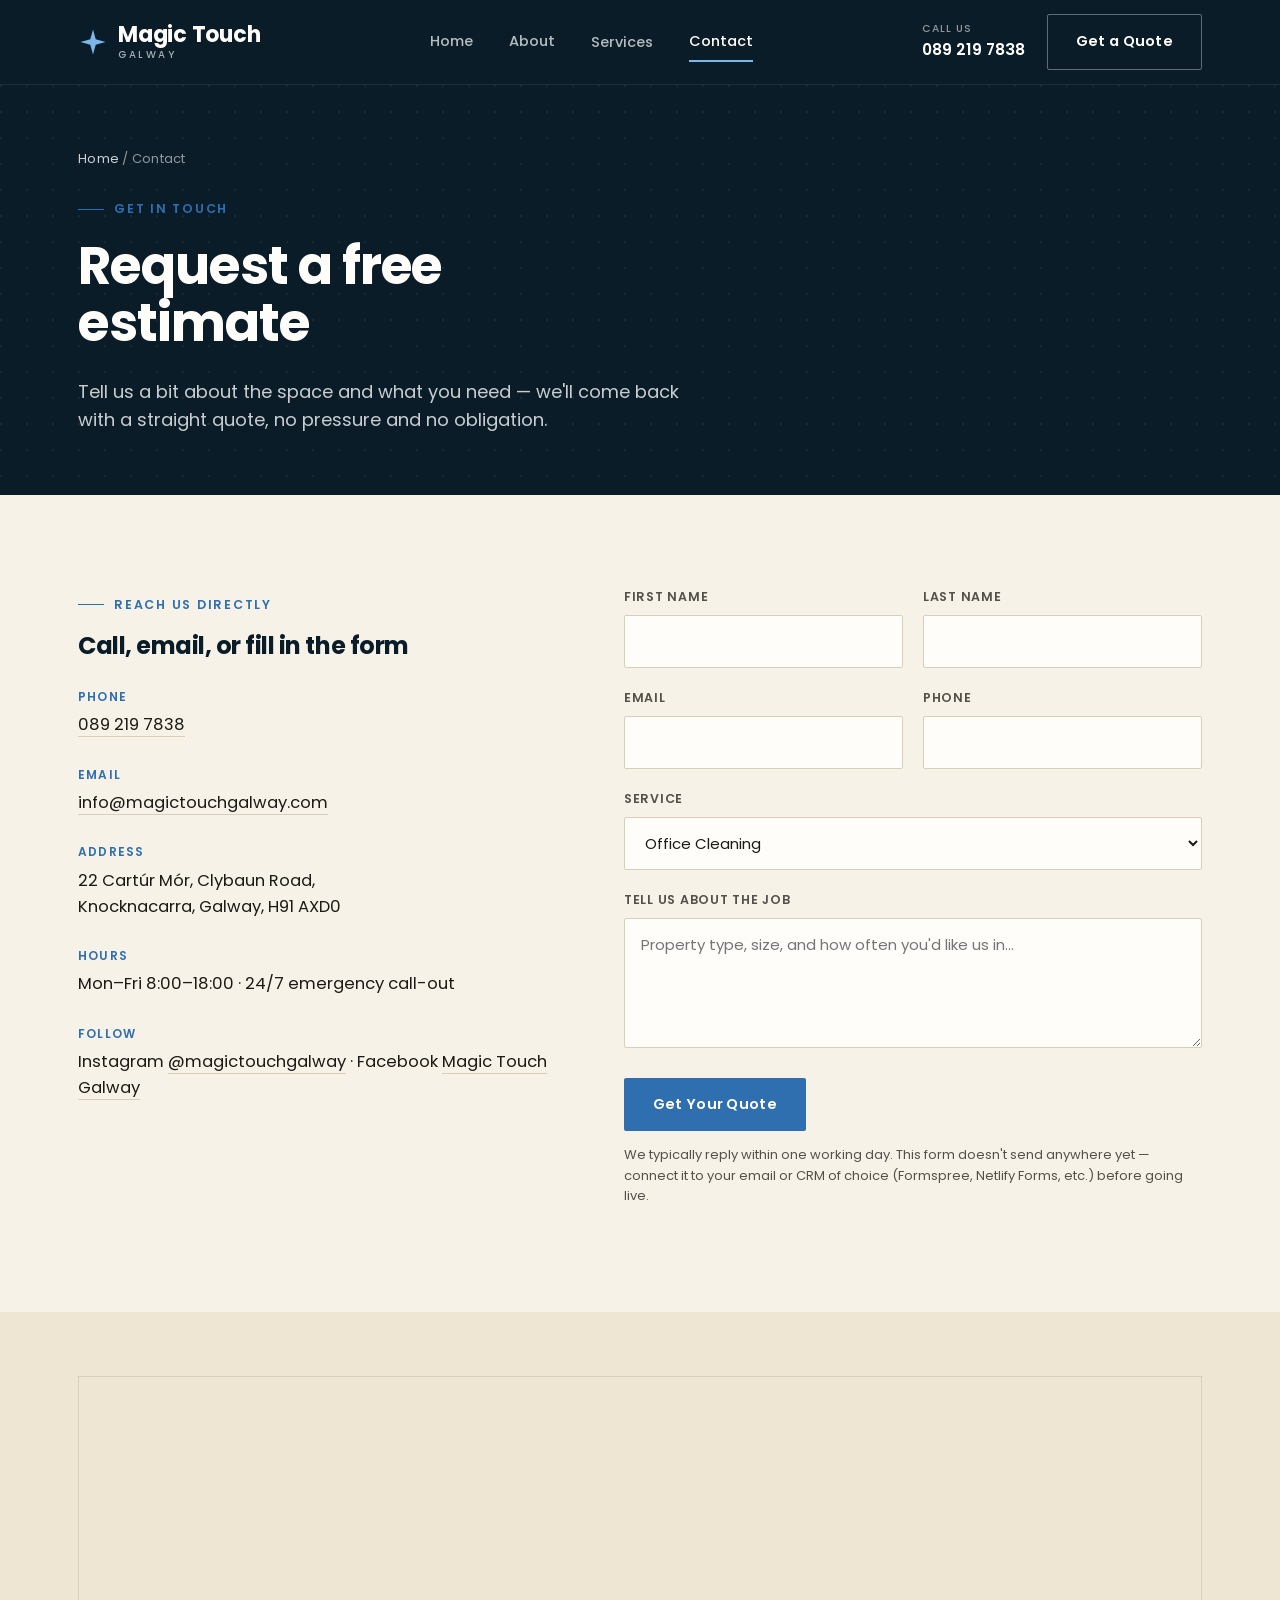
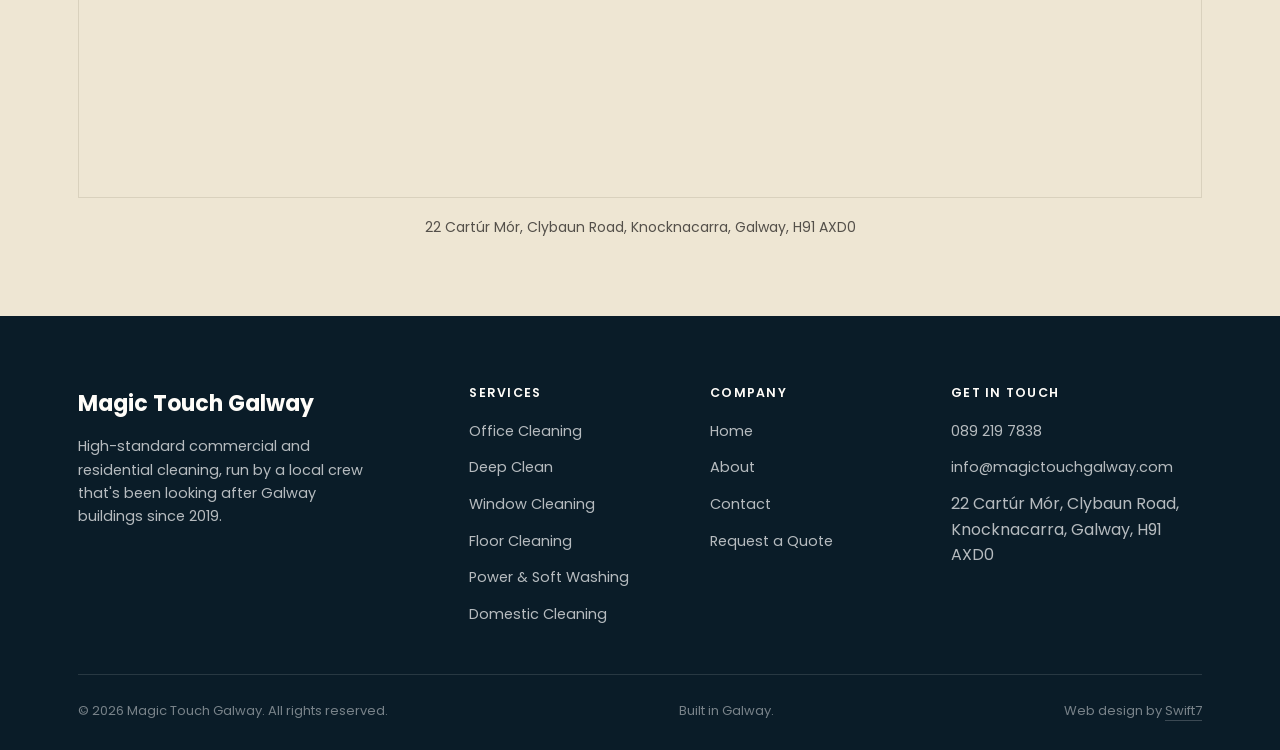
<file: contact.html>
<!doctype html>
<html lang="en">
<head>
<meta charset="utf-8">
<meta name="viewport" content="width=device-width, initial-scale=1">
<title>Contact | Magic Touch Galway</title>
<meta name="description" content="Request a free cleaning estimate from Magic Touch Galway. Call 089 219 7838 or send your details and we'll get back to you.">
<link rel="icon" type="image/svg+xml" href="assets/img/favicon.svg">
<link rel="preconnect" href="https://fonts.googleapis.com">
<link rel="preconnect" href="https://fonts.gstatic.com" crossorigin>
<link href="https://fonts.googleapis.com/css2?family=Fraunces:ital,opsz,wght@0,9..144,500;0,9..144,600;1,9..144,500&family=Poppins:wght@300;400;500;600;700&display=swap" rel="stylesheet">
<link rel="stylesheet" href="assets/css/style.css">
</head>
<body>

<header class="site-header">
  <div class="container">
    <a href="index.html" class="brand">
      <svg class="brand-icon" viewBox="0 0 24 24" width="30" height="30" fill="none" aria-hidden="true"><path d="M12 2L14.2 9.8L22 12L14.2 14.2L12 22L9.8 14.2L2 12L9.8 9.8Z" fill="#7eb6e8"/></svg>
      <span class="brand-text"><strong>Magic Touch</strong><small>GALWAY</small></span>
    </a>
    <nav class="nav-main">
      <a href="index.html">Home</a>
      <a href="about.html">About</a>
      <div class="has-dropdown">
        <a href="#">Services</a>
        <div class="dropdown">
          <a href="office-cleaning.html">Office Cleaning</a>
          <a href="deep-clean.html">Deep Clean</a>
          <a href="window-cleaning.html">Window Cleaning</a>
          <a href="floor-cleaning.html">Floor Cleaning</a>
          <a href="power-washing.html">Power &amp; Soft Washing</a>
          <a href="domestic-cleaning.html">Domestic Cleaning</a>
        </div>
      </div>
      <a href="contact.html" class="active">Contact</a>
    </nav>
    <div class="header-cta">
      <a href="tel:+353892197838" class="header-phone"><small>Call us</small>089 219 7838</a>
      <a href="contact.html" class="btn btn-line">Get a Quote</a>
    </div>
    <button class="nav-toggle" aria-label="Menu"><span></span></button>
  </div>
  <div class="mobile-panel">
    <a href="index.html">Home</a>
    <a href="about.html">About</a>
    <a href="office-cleaning.html" class="mp-sub">Office Cleaning</a>
    <a href="deep-clean.html" class="mp-sub">Deep Clean</a>
    <a href="window-cleaning.html" class="mp-sub">Window Cleaning</a>
    <a href="floor-cleaning.html" class="mp-sub">Floor Cleaning</a>
    <a href="power-washing.html" class="mp-sub">Power &amp; Soft Washing</a>
    <a href="domestic-cleaning.html" class="mp-sub">Domestic Cleaning</a>
    <a href="contact.html">Contact</a>
    <a href="tel:+353892197838">Call 089 219 7838</a>
  </div>
</header>

<section class="page-hero">
  <div class="container">
    <div class="breadcrumb"><a href="index.html">Home</a> / Contact</div>
    <div class="eyebrow">Get in touch</div>
    <h1>Request a free estimate</h1>
    <p class="hero-lead">Tell us a bit about the space and what you need — we'll come back with a straight quote, no pressure and no obligation.</p>
  </div>
</section>

<section>
  <div class="container contact-wrap">
    <div class="contact-info">
      <div class="eyebrow">Reach us directly</div>
      <h2>Call, email, or fill in the form</h2>
      <dl>
        <div>
          <dt>Phone</dt>
          <dd><a href="tel:+353892197838">089 219 7838</a></dd>
        </div>
        <div>
          <dt>Email</dt>
          <dd><a href="mailto:info@magictouchgalway.com">info@magictouchgalway.com</a></dd>
        </div>
        <div>
          <dt>Address</dt>
          <dd>22 Cartúr Mór, Clybaun Road,<br>Knocknacarra, Galway, H91 AXD0</dd>
        </div>
        <div>
          <dt>Hours</dt>
          <dd>Mon–Fri 8:00–18:00 · 24/7 emergency call-out</dd>
        </div>
        <div>
          <dt>Follow</dt>
          <dd>Instagram <a href="https://instagram.com/magictouchgalway" target="_blank" rel="noopener">@magictouchgalway</a> · Facebook <a href="https://facebook.com/Cleaningmagictouchgalway" target="_blank" rel="noopener">Magic Touch Galway</a></dd>
        </div>
      </dl>
    </div>

    <div>
      <form id="quote-form">
        <div class="form-grid">
          <div>
            <label for="fname">First name</label>
            <input type="text" id="fname" name="first_name" required>
          </div>
          <div>
            <label for="lname">Last name</label>
            <input type="text" id="lname" name="last_name" required>
          </div>
          <div>
            <label for="email">Email</label>
            <input type="email" id="email" name="email" required>
          </div>
          <div>
            <label for="phone">Phone</label>
            <input type="tel" id="phone" name="phone" required>
          </div>
          <div class="full">
            <label for="service">Service</label>
            <select id="service" name="service">
              <option>Office Cleaning</option>
              <option>Deep Clean</option>
              <option>Window Cleaning</option>
              <option>Floor Cleaning</option>
              <option>Power &amp; Soft Washing</option>
              <option>Domestic Cleaning</option>
              <option>Not sure / other</option>
            </select>
          </div>
          <div class="full">
            <label for="message">Tell us about the job</label>
            <textarea id="message" name="message" placeholder="Property type, size, and how often you'd like us in..." required></textarea>
          </div>
        </div>
        <button type="submit" class="btn btn-blue" style="margin-top:22px;">Get Your Quote</button>
        <p class="form-note">We typically reply within one working day. This form doesn't send anywhere yet — connect it to your email or CRM of choice (Formspree, Netlify Forms, etc.) before going live.</p>
      </form>
    </div>
  </div>
</section>

<section class="bg-alt section-tight">
  <div class="container">
    <div class="map-embed">
      <iframe
        src="https://www.google.com/maps?q=22+Cart%C3%BAr+M%C3%B3r,+Clybaun+Road,+Knocknacarra,+Galway,+H91+AXD0&output=embed"
        width="100%" height="100%" style="border:0;" allowfullscreen="" loading="lazy" referrerpolicy="no-referrer-when-downgrade"
        title="Magic Touch Galway location map"></iframe>
    </div>
    <p style="text-align:center; color:var(--ink-soft); margin-top:18px; font-size:14px;">22 Cartúr Mór, Clybaun Road, Knocknacarra, Galway, H91 AXD0</p>
  </div>
</section>

<footer class="site-footer">
  <div class="container">
    <div class="footer-top">
      <div class="footer-brand">
        <strong>Magic Touch Galway</strong>
        <p>High-standard commercial and residential cleaning, run by a local crew that's been looking after Galway buildings since 2019.</p>
      </div>
      <div class="footer-col">
        <h4>Services</h4>
        <ul>
          <li><a href="office-cleaning.html">Office Cleaning</a></li>
          <li><a href="deep-clean.html">Deep Clean</a></li>
          <li><a href="window-cleaning.html">Window Cleaning</a></li>
          <li><a href="floor-cleaning.html">Floor Cleaning</a></li>
          <li><a href="power-washing.html">Power &amp; Soft Washing</a></li>
          <li><a href="domestic-cleaning.html">Domestic Cleaning</a></li>
        </ul>
      </div>
      <div class="footer-col">
        <h4>Company</h4>
        <ul>
          <li><a href="index.html">Home</a></li>
          <li><a href="about.html">About</a></li>
          <li><a href="contact.html">Contact</a></li>
          <li><a href="contact.html">Request a Quote</a></li>
        </ul>
      </div>
      <div class="footer-col">
        <h4>Get in touch</h4>
        <ul>
          <li><a href="tel:+353892197838">089 219 7838</a></li>
          <li><a href="mailto:info@magictouchgalway.com">info@magictouchgalway.com</a></li>
          <li>22 Cartúr Mór, Clybaun Road,<br>Knocknacarra, Galway, H91 AXD0</li>
        </ul>
      </div>
    </div>
    <div class="footer-bottom">
      <span>© 2026 Magic Touch Galway. All rights reserved.</span>
      <span>Built in Galway.</span>
      <span>Web design by <a href="https://swift7.co.uk" target="_blank" rel="noopener" style="color:inherit; border-bottom: 1px solid rgba(255,255,255,.2);">Swift7</a></span>
    </div>
  </div>
</footer>
<script src="assets/js/main.js"></script>
</body>
</html>
</file>
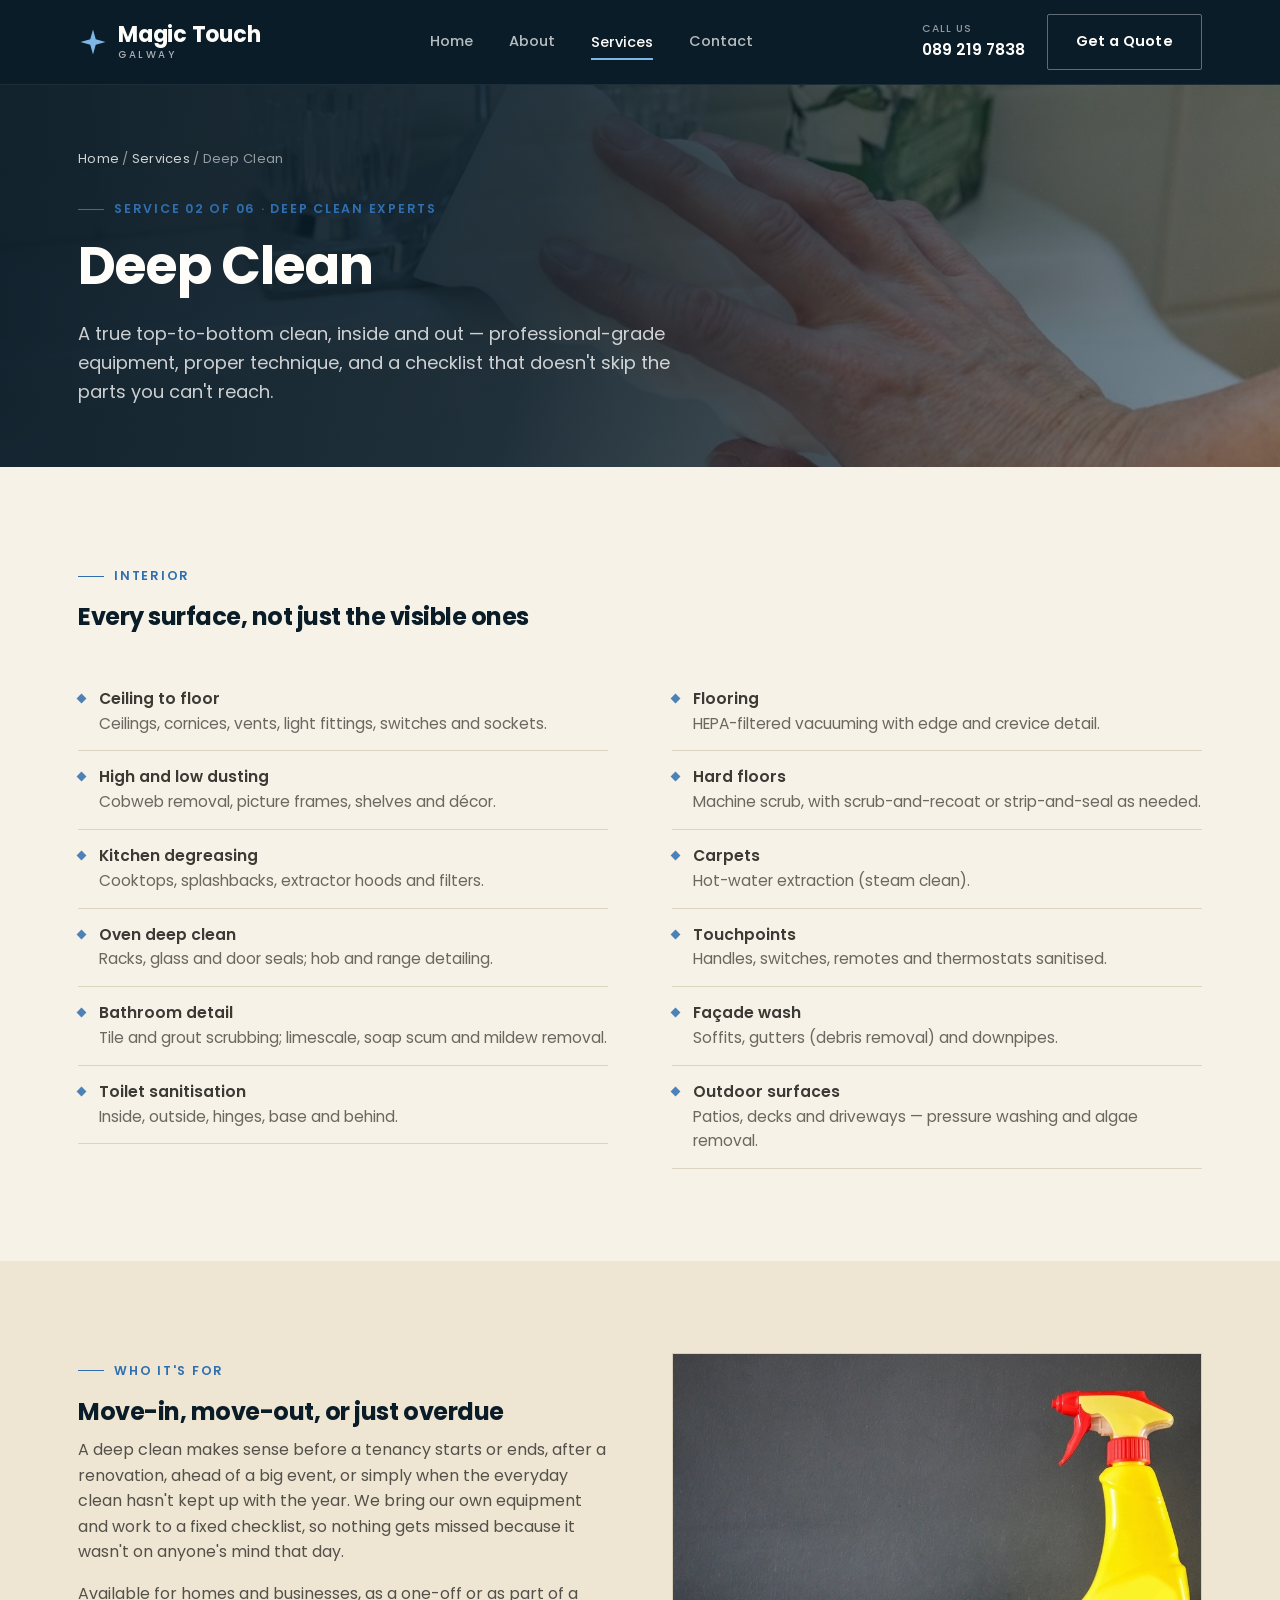
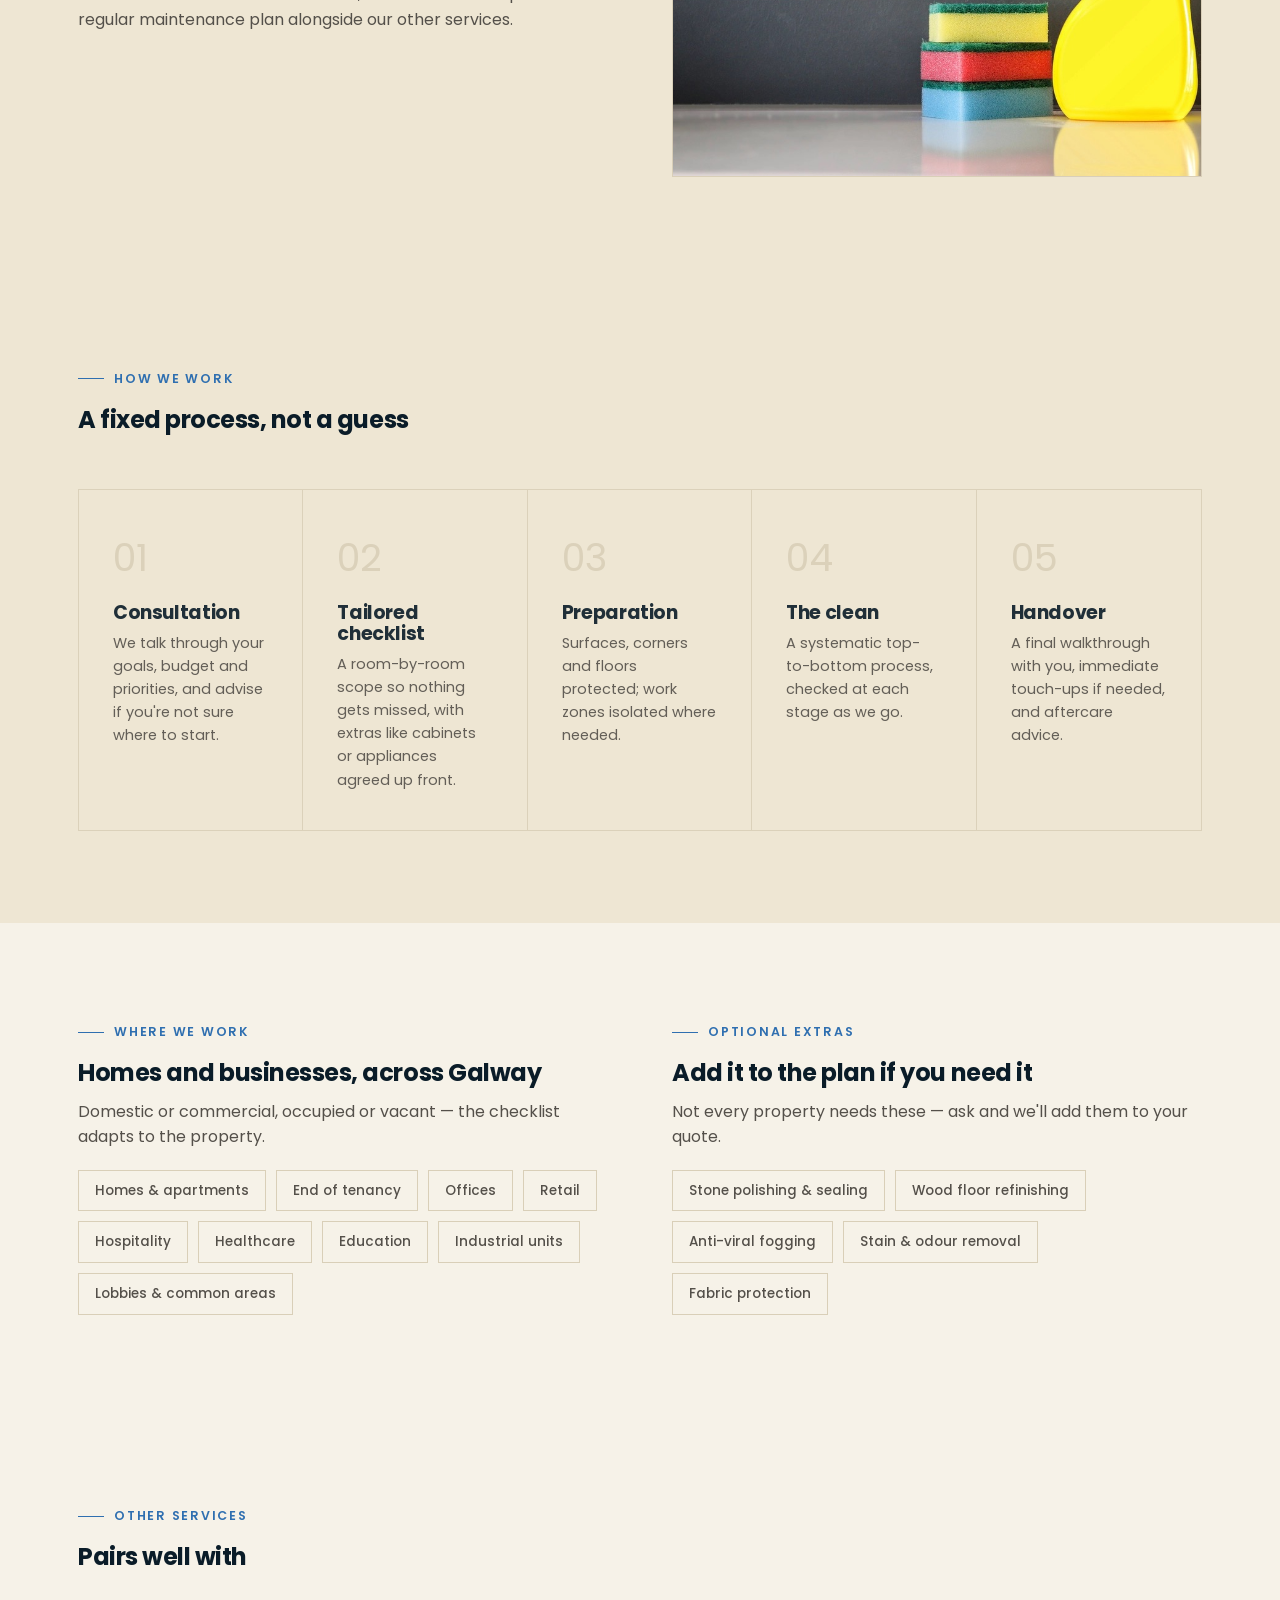
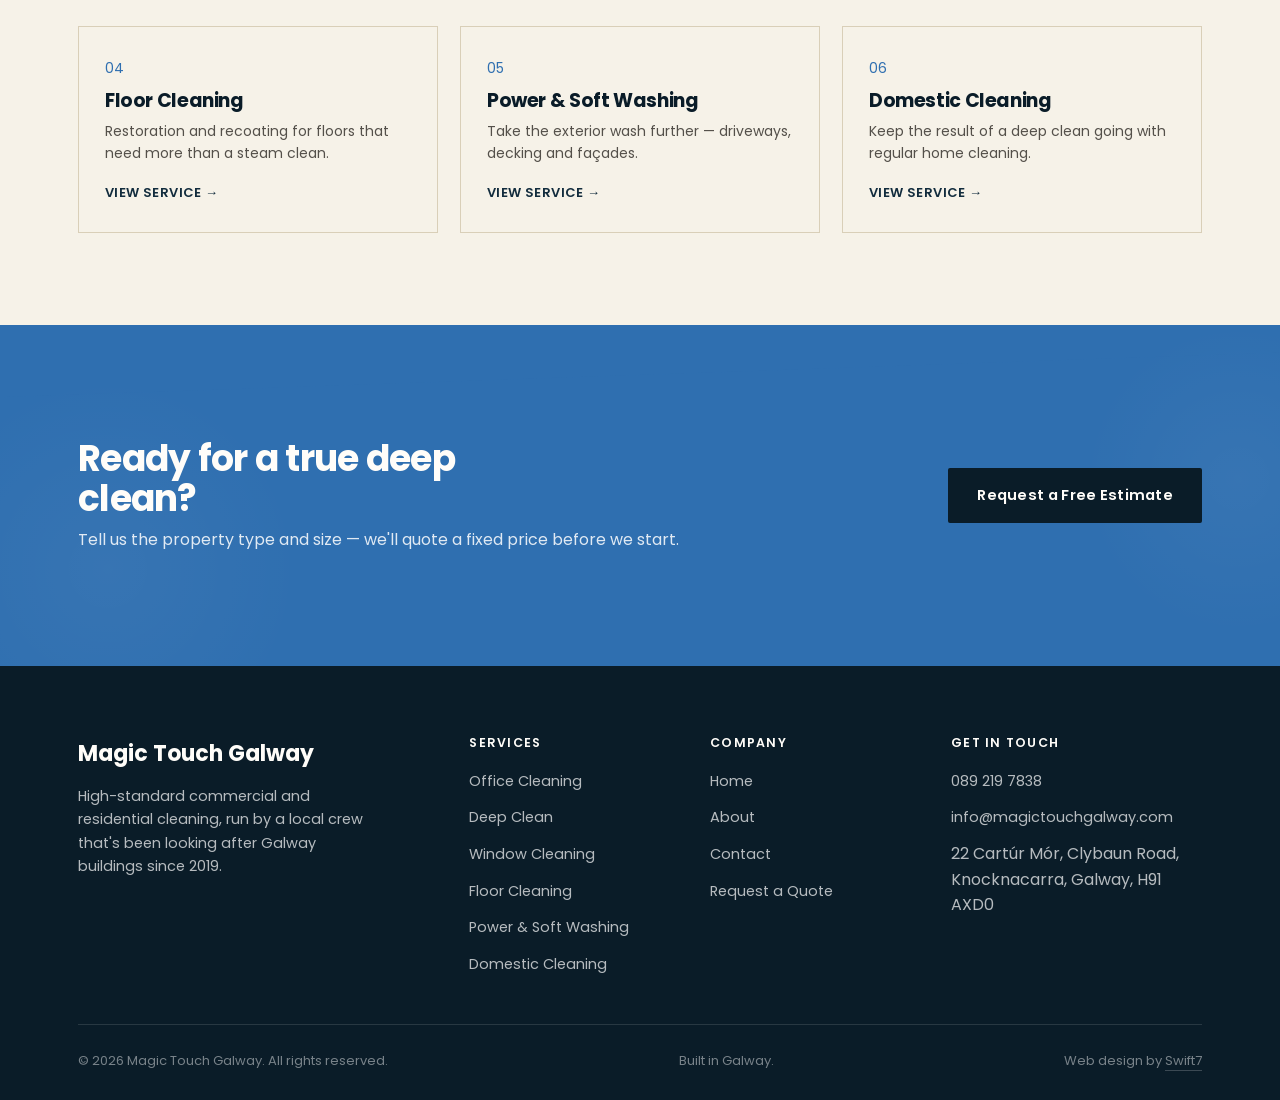
<file: deep-clean.html>
<!doctype html>
<html lang="en">
<head>
<meta charset="utf-8">
<meta name="viewport" content="width=device-width, initial-scale=1">
<title>Deep Clean Galway | Magic Touch Galway</title>
<meta name="description" content="Comprehensive top-to-bottom deep cleaning for homes and businesses across Galway — kitchens, bathrooms, floors, carpets and exteriors.">
<link rel="icon" type="image/svg+xml" href="assets/img/favicon.svg">
<link rel="preconnect" href="https://fonts.googleapis.com">
<link rel="preconnect" href="https://fonts.gstatic.com" crossorigin>
<link href="https://fonts.googleapis.com/css2?family=Fraunces:ital,opsz,wght@0,9..144,500;0,9..144,600;1,9..144,500&family=Poppins:wght@300;400;500;600;700&display=swap" rel="stylesheet">
<link rel="stylesheet" href="assets/css/style.css">
</head>
<body>

<header class="site-header">
  <div class="container">
    <a href="index.html" class="brand">
      <svg class="brand-icon" viewBox="0 0 24 24" width="30" height="30" fill="none" aria-hidden="true"><path d="M12 2L14.2 9.8L22 12L14.2 14.2L12 22L9.8 14.2L2 12L9.8 9.8Z" fill="#7eb6e8"/></svg>
      <span class="brand-text"><strong>Magic Touch</strong><small>GALWAY</small></span>
    </a>
    <nav class="nav-main">
      <a href="index.html">Home</a>
      <a href="about.html">About</a>
      <div class="has-dropdown">
        <a href="#" class="active">Services</a>
        <div class="dropdown">
          <a href="office-cleaning.html">Office Cleaning</a>
          <a href="deep-clean.html">Deep Clean</a>
          <a href="window-cleaning.html">Window Cleaning</a>
          <a href="floor-cleaning.html">Floor Cleaning</a>
          <a href="power-washing.html">Power &amp; Soft Washing</a>
          <a href="domestic-cleaning.html">Domestic Cleaning</a>
        </div>
      </div>
      <a href="contact.html">Contact</a>
    </nav>
    <div class="header-cta">
      <a href="tel:+353892197838" class="header-phone"><small>Call us</small>089 219 7838</a>
      <a href="contact.html" class="btn btn-line">Get a Quote</a>
    </div>
    <button class="nav-toggle" aria-label="Menu"><span></span></button>
  </div>
  <div class="mobile-panel">
    <a href="index.html">Home</a>
    <a href="about.html">About</a>
    <a href="office-cleaning.html" class="mp-sub">Office Cleaning</a>
    <a href="deep-clean.html" class="mp-sub">Deep Clean</a>
    <a href="window-cleaning.html" class="mp-sub">Window Cleaning</a>
    <a href="floor-cleaning.html" class="mp-sub">Floor Cleaning</a>
    <a href="power-washing.html" class="mp-sub">Power &amp; Soft Washing</a>
    <a href="domestic-cleaning.html" class="mp-sub">Domestic Cleaning</a>
    <a href="contact.html">Contact</a>
    <a href="tel:+353892197838">Call 089 219 7838</a>
  </div>
</header>

<section class="page-hero">
  <img class="page-hero-media" src="assets/img/deep-bathroom.jpg" alt="" loading="eager">
  <div class="page-hero-overlay"></div>
  <div class="container">
    <div class="breadcrumb"><a href="index.html">Home</a> / <a href="index.html#services">Services</a> / Deep Clean</div>
    <div class="eyebrow">Service 02 of 06 · Deep clean experts</div>
    <h1>Deep Clean</h1>
    <p class="hero-lead">A true top-to-bottom clean, inside and out — professional-grade equipment, proper technique, and a checklist that doesn't skip the parts you can't reach.</p>
  </div>
</section>

<section>
  <div class="container">
    <div class="section-head">
      <div class="eyebrow">Interior</div>
      <h2>Every surface, not just the visible ones</h2>
    </div>
    <div class="two-col">
      <ul class="checklist">
        <li><div><strong>Ceiling to floor</strong>Ceilings, cornices, vents, light fittings, switches and sockets.</div></li>
        <li><div><strong>High and low dusting</strong>Cobweb removal, picture frames, shelves and décor.</div></li>
        <li><div><strong>Kitchen degreasing</strong>Cooktops, splashbacks, extractor hoods and filters.</div></li>
        <li><div><strong>Oven deep clean</strong>Racks, glass and door seals; hob and range detailing.</div></li>
        <li><div><strong>Bathroom detail</strong>Tile and grout scrubbing; limescale, soap scum and mildew removal.</div></li>
        <li><div><strong>Toilet sanitisation</strong>Inside, outside, hinges, base and behind.</div></li>
      </ul>
      <ul class="checklist">
        <li><div><strong>Flooring</strong>HEPA-filtered vacuuming with edge and crevice detail.</div></li>
        <li><div><strong>Hard floors</strong>Machine scrub, with scrub-and-recoat or strip-and-seal as needed.</div></li>
        <li><div><strong>Carpets</strong>Hot-water extraction (steam clean).</div></li>
        <li><div><strong>Touchpoints</strong>Handles, switches, remotes and thermostats sanitised.</div></li>
        <li><div><strong>Façade wash</strong>Soffits, gutters (debris removal) and downpipes.</div></li>
        <li><div><strong>Outdoor surfaces</strong>Patios, decks and driveways — pressure washing and algae removal.</div></li>
      </ul>
    </div>
  </div>
</section>

<section class="bg-alt">
  <div class="container two-col reverse">
    <div class="media-block">
      <img src="assets/img/cleaning-products.jpg" alt="Cleaning sprays and sponges ready for a deep clean" loading="lazy">
    </div>
    <div>
      <div class="eyebrow">Who it's for</div>
      <h2>Move-in, move-out, or just overdue</h2>
      <p style="color:var(--ink-soft);">A deep clean makes sense before a tenancy starts or ends, after a renovation, ahead of a big event, or simply when the everyday clean hasn't kept up with the year. We bring our own equipment and work to a fixed checklist, so nothing gets missed because it wasn't on anyone's mind that day.</p>
      <p style="color:var(--ink-soft);">Available for homes and businesses, as a one-off or as part of a regular maintenance plan alongside our other services.</p>
    </div>
  </div>
</section>

<section class="bg-alt">
  <div class="container">
    <div class="section-head">
      <div class="eyebrow">How we work</div>
      <h2>A fixed process, not a guess</h2>
    </div>
    <div class="feature-cols feature-cols-5">
      <div class="feature">
        <span class="num">01</span>
        <h3>Consultation</h3>
        <p>We talk through your goals, budget and priorities, and advise if you're not sure where to start.</p>
      </div>
      <div class="feature">
        <span class="num">02</span>
        <h3>Tailored checklist</h3>
        <p>A room-by-room scope so nothing gets missed, with extras like cabinets or appliances agreed up front.</p>
      </div>
      <div class="feature">
        <span class="num">03</span>
        <h3>Preparation</h3>
        <p>Surfaces, corners and floors protected; work zones isolated where needed.</p>
      </div>
      <div class="feature">
        <span class="num">04</span>
        <h3>The clean</h3>
        <p>A systematic top-to-bottom process, checked at each stage as we go.</p>
      </div>
      <div class="feature">
        <span class="num">05</span>
        <h3>Handover</h3>
        <p>A final walkthrough with you, immediate touch-ups if needed, and aftercare advice.</p>
      </div>
    </div>
  </div>
</section>

<section>
  <div class="container two-col">
    <div>
      <div class="eyebrow">Where we work</div>
      <h2>Homes and businesses, across Galway</h2>
      <p style="color:var(--ink-soft); margin-bottom:20px;">Domestic or commercial, occupied or vacant — the checklist adapts to the property.</p>
      <div class="chip-row">
        <span class="chip">Homes &amp; apartments</span>
        <span class="chip">End of tenancy</span>
        <span class="chip">Offices</span>
        <span class="chip">Retail</span>
        <span class="chip">Hospitality</span>
        <span class="chip">Healthcare</span>
        <span class="chip">Education</span>
        <span class="chip">Industrial units</span>
        <span class="chip">Lobbies &amp; common areas</span>
      </div>
    </div>
    <div>
      <div class="eyebrow">Optional extras</div>
      <h2>Add it to the plan if you need it</h2>
      <p style="color:var(--ink-soft); margin-bottom:20px;">Not every property needs these — ask and we'll add them to your quote.</p>
      <div class="chip-row">
        <span class="chip">Stone polishing &amp; sealing</span>
        <span class="chip">Wood floor refinishing</span>
        <span class="chip">Anti-viral fogging</span>
        <span class="chip">Stain &amp; odour removal</span>
        <span class="chip">Fabric protection</span>
      </div>
    </div>
  </div>
</section>

<section>
  <div class="container">
    <div class="section-head">
      <div class="eyebrow">Other services</div>
      <h2>Pairs well with</h2>
    </div>
    <div class="related-grid">
      <a href="floor-cleaning.html" class="related-card">
        <span class="num">04</span>
        <h3>Floor Cleaning</h3>
        <p>Restoration and recoating for floors that need more than a steam clean.</p>
        <span class="go">View service →</span>
      </a>
      <a href="power-washing.html" class="related-card">
        <span class="num">05</span>
        <h3>Power &amp; Soft Washing</h3>
        <p>Take the exterior wash further — driveways, decking and façades.</p>
        <span class="go">View service →</span>
      </a>
      <a href="domestic-cleaning.html" class="related-card">
        <span class="num">06</span>
        <h3>Domestic Cleaning</h3>
        <p>Keep the result of a deep clean going with regular home cleaning.</p>
        <span class="go">View service →</span>
      </a>
    </div>
  </div>
</section>

<section class="cta-banner bubble-bg">
  <div class="bubbles">
    <span></span><span></span><span></span><span></span><span></span>
    <span></span><span></span><span></span><span></span><span></span>
    <span></span><span></span>
  </div>
  <div class="container">
    <div>
      <h2>Ready for a true deep clean?</h2>
      <p>Tell us the property type and size — we'll quote a fixed price before we start.</p>
    </div>
    <a href="contact.html" class="btn" style="background:var(--navy-deep); color:var(--white);">Request a Free Estimate</a>
  </div>
</section>

<footer class="site-footer">
  <div class="container">
    <div class="footer-top">
      <div class="footer-brand">
        <strong>Magic Touch Galway</strong>
        <p>High-standard commercial and residential cleaning, run by a local crew that's been looking after Galway buildings since 2019.</p>
      </div>
      <div class="footer-col">
        <h4>Services</h4>
        <ul>
          <li><a href="office-cleaning.html">Office Cleaning</a></li>
          <li><a href="deep-clean.html">Deep Clean</a></li>
          <li><a href="window-cleaning.html">Window Cleaning</a></li>
          <li><a href="floor-cleaning.html">Floor Cleaning</a></li>
          <li><a href="power-washing.html">Power &amp; Soft Washing</a></li>
          <li><a href="domestic-cleaning.html">Domestic Cleaning</a></li>
        </ul>
      </div>
      <div class="footer-col">
        <h4>Company</h4>
        <ul>
          <li><a href="index.html">Home</a></li>
          <li><a href="about.html">About</a></li>
          <li><a href="contact.html">Contact</a></li>
          <li><a href="contact.html">Request a Quote</a></li>
        </ul>
      </div>
      <div class="footer-col">
        <h4>Get in touch</h4>
        <ul>
          <li><a href="tel:+353892197838">089 219 7838</a></li>
          <li><a href="mailto:info@magictouchgalway.com">info@magictouchgalway.com</a></li>
          <li>22 Cartúr Mór, Clybaun Road,<br>Knocknacarra, Galway, H91 AXD0</li>
        </ul>
      </div>
    </div>
    <div class="footer-bottom">
      <span>© 2026 Magic Touch Galway. All rights reserved.</span>
      <span>Built in Galway.</span>
      <span>Web design by <a href="https://swift7.co.uk" target="_blank" rel="noopener" style="color:inherit; border-bottom: 1px solid rgba(255,255,255,.2);">Swift7</a></span>
    </div>
  </div>
</footer>
<script src="assets/js/main.js"></script>
</body>
</html>
</file>
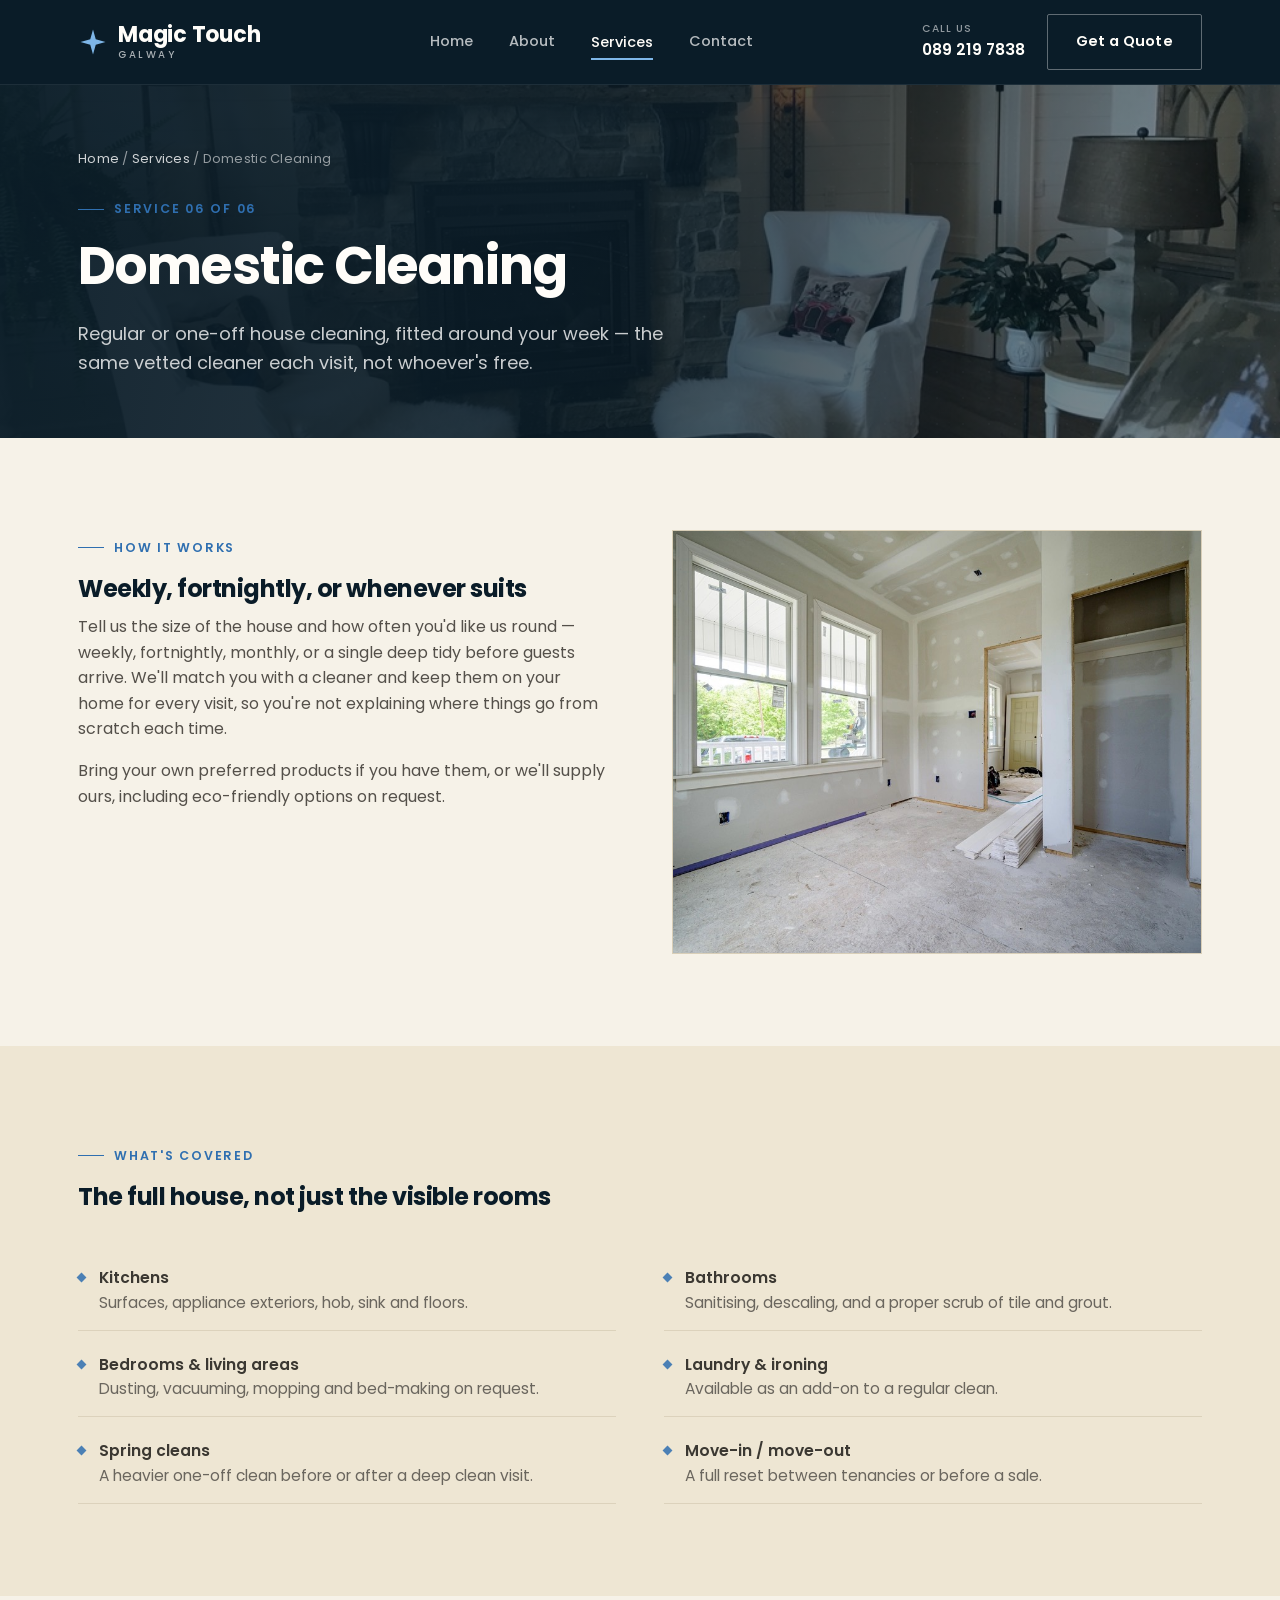
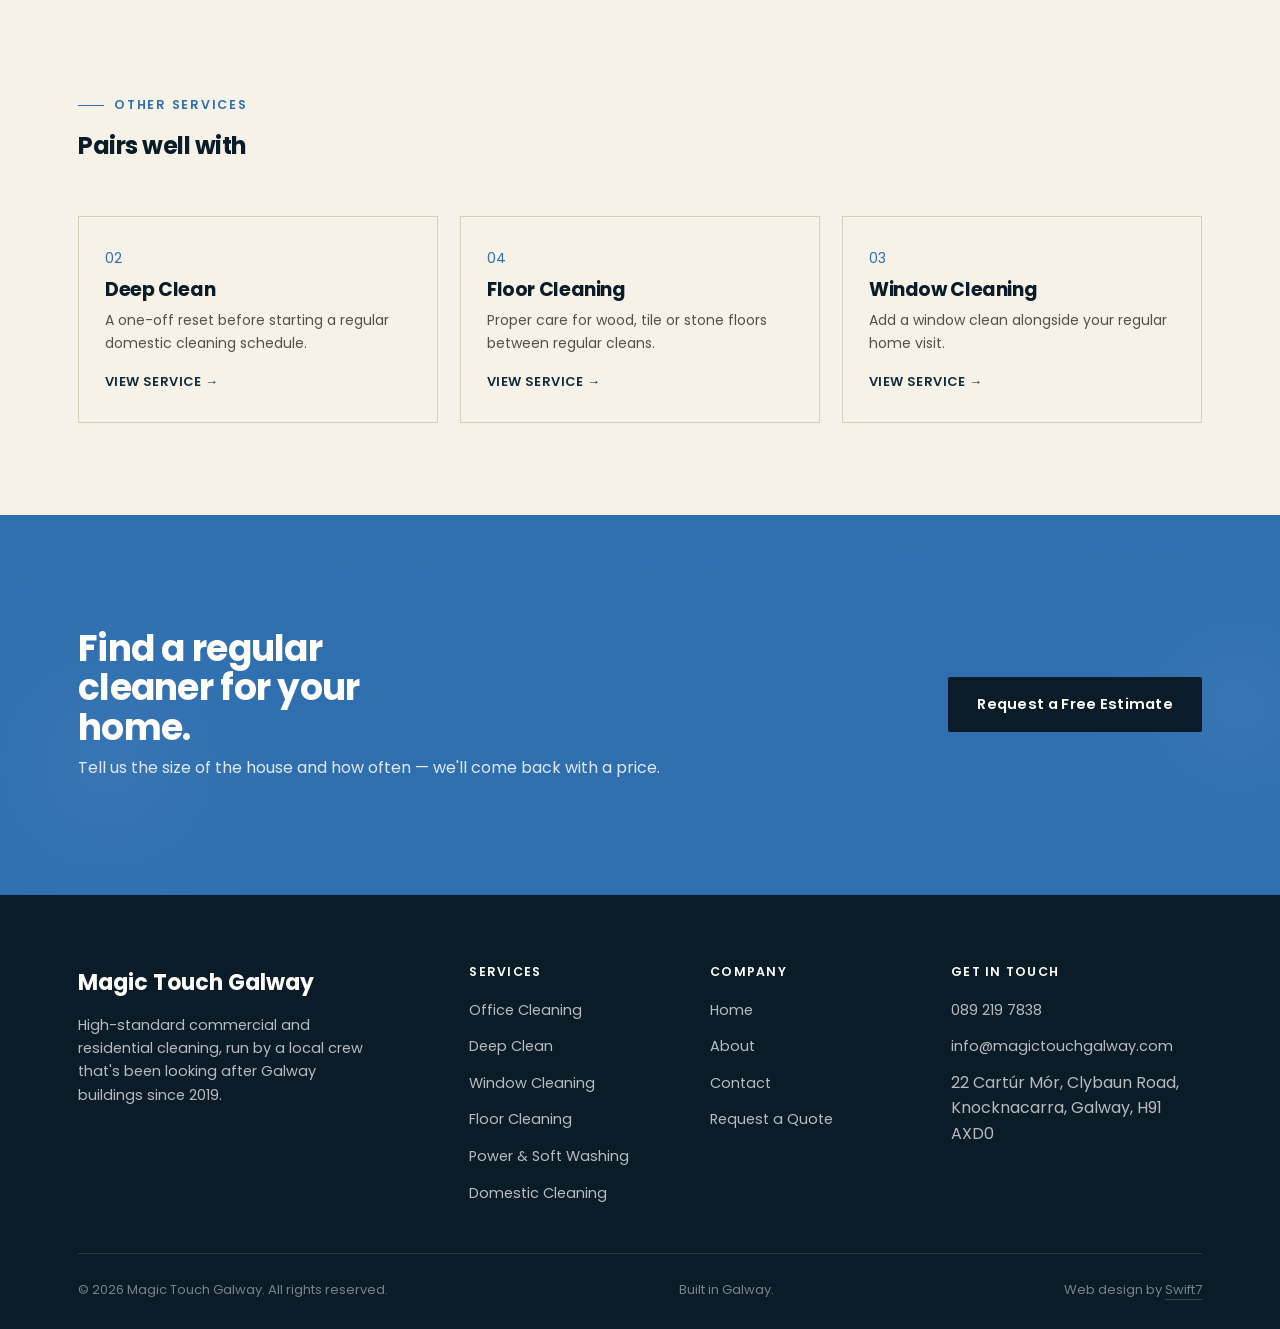
<file: domestic-cleaning.html>
<!doctype html>
<html lang="en">
<head>
<meta charset="utf-8">
<meta name="viewport" content="width=device-width, initial-scale=1">
<title>Domestic Cleaning Galway | Magic Touch Galway</title>
<meta name="description" content="Regular and one-off house cleaning for homes across Galway — vetted cleaners, flexible scheduling, and your own products on request.">
<link rel="icon" type="image/svg+xml" href="assets/img/favicon.svg">
<link rel="preconnect" href="https://fonts.googleapis.com">
<link rel="preconnect" href="https://fonts.gstatic.com" crossorigin>
<link href="https://fonts.googleapis.com/css2?family=Fraunces:ital,opsz,wght@0,9..144,500;0,9..144,600;1,9..144,500&family=Poppins:wght@300;400;500;600;700&display=swap" rel="stylesheet">
<link rel="stylesheet" href="assets/css/style.css">
</head>
<body>

<header class="site-header">
  <div class="container">
    <a href="index.html" class="brand">
      <svg class="brand-icon" viewBox="0 0 24 24" width="30" height="30" fill="none" aria-hidden="true"><path d="M12 2L14.2 9.8L22 12L14.2 14.2L12 22L9.8 14.2L2 12L9.8 9.8Z" fill="#7eb6e8"/></svg>
      <span class="brand-text"><strong>Magic Touch</strong><small>GALWAY</small></span>
    </a>
    <nav class="nav-main">
      <a href="index.html">Home</a>
      <a href="about.html">About</a>
      <div class="has-dropdown">
        <a href="#" class="active">Services</a>
        <div class="dropdown">
          <a href="office-cleaning.html">Office Cleaning</a>
          <a href="deep-clean.html">Deep Clean</a>
          <a href="window-cleaning.html">Window Cleaning</a>
          <a href="floor-cleaning.html">Floor Cleaning</a>
          <a href="power-washing.html">Power &amp; Soft Washing</a>
          <a href="domestic-cleaning.html">Domestic Cleaning</a>
        </div>
      </div>
      <a href="contact.html">Contact</a>
    </nav>
    <div class="header-cta">
      <a href="tel:+353892197838" class="header-phone"><small>Call us</small>089 219 7838</a>
      <a href="contact.html" class="btn btn-line">Get a Quote</a>
    </div>
    <button class="nav-toggle" aria-label="Menu"><span></span></button>
  </div>
  <div class="mobile-panel">
    <a href="index.html">Home</a>
    <a href="about.html">About</a>
    <a href="office-cleaning.html" class="mp-sub">Office Cleaning</a>
    <a href="deep-clean.html" class="mp-sub">Deep Clean</a>
    <a href="window-cleaning.html" class="mp-sub">Window Cleaning</a>
    <a href="floor-cleaning.html" class="mp-sub">Floor Cleaning</a>
    <a href="power-washing.html" class="mp-sub">Power &amp; Soft Washing</a>
    <a href="domestic-cleaning.html" class="mp-sub">Domestic Cleaning</a>
    <a href="contact.html">Contact</a>
    <a href="tel:+353892197838">Call 089 219 7838</a>
  </div>
</header>

<section class="page-hero">
  <img class="page-hero-media" src="assets/img/domestic-cozy.jpg" alt="" loading="eager">
  <div class="page-hero-overlay"></div>
  <div class="container">
    <div class="breadcrumb"><a href="index.html">Home</a> / <a href="index.html#services">Services</a> / Domestic Cleaning</div>
    <div class="eyebrow">Service 06 of 06</div>
    <h1>Domestic Cleaning</h1>
    <p class="hero-lead">Regular or one-off house cleaning, fitted around your week — the same vetted cleaner each visit, not whoever's free.</p>
  </div>
</section>

<section>
  <div class="container two-col">
    <div>
      <div class="eyebrow">How it works</div>
      <h2>Weekly, fortnightly, or whenever suits</h2>
      <p style="color:var(--ink-soft);">Tell us the size of the house and how often you'd like us round — weekly, fortnightly, monthly, or a single deep tidy before guests arrive. We'll match you with a cleaner and keep them on your home for every visit, so you're not explaining where things go from scratch each time.</p>
      <p style="color:var(--ink-soft);">Bring your own preferred products if you have them, or we'll supply ours, including eco-friendly options on request.</p>
    </div>
    <div class="media-block">
      <img src="assets/img/domestic-living.jpg" alt="Tidy, freshly cleaned modern home interior" loading="lazy">
    </div>
  </div>
</section>

<section class="bg-alt">
  <div class="container">
    <div class="section-head">
      <div class="eyebrow">What's covered</div>
      <h2>The full house, not just the visible rooms</h2>
    </div>
    <ul class="checklist" style="grid-template-columns: 1fr 1fr; display:grid; gap: 22px 48px;">
      <li><div><strong>Kitchens</strong>Surfaces, appliance exteriors, hob, sink and floors.</div></li>
      <li><div><strong>Bathrooms</strong>Sanitising, descaling, and a proper scrub of tile and grout.</div></li>
      <li><div><strong>Bedrooms &amp; living areas</strong>Dusting, vacuuming, mopping and bed-making on request.</div></li>
      <li><div><strong>Laundry &amp; ironing</strong>Available as an add-on to a regular clean.</div></li>
      <li><div><strong>Spring cleans</strong>A heavier one-off clean before or after a deep clean visit.</div></li>
      <li><div><strong>Move-in / move-out</strong>A full reset between tenancies or before a sale.</div></li>
    </ul>
  </div>
</section>

<section>
  <div class="container">
    <div class="section-head">
      <div class="eyebrow">Other services</div>
      <h2>Pairs well with</h2>
    </div>
    <div class="related-grid">
      <a href="deep-clean.html" class="related-card">
        <span class="num">02</span>
        <h3>Deep Clean</h3>
        <p>A one-off reset before starting a regular domestic cleaning schedule.</p>
        <span class="go">View service →</span>
      </a>
      <a href="floor-cleaning.html" class="related-card">
        <span class="num">04</span>
        <h3>Floor Cleaning</h3>
        <p>Proper care for wood, tile or stone floors between regular cleans.</p>
        <span class="go">View service →</span>
      </a>
      <a href="window-cleaning.html" class="related-card">
        <span class="num">03</span>
        <h3>Window Cleaning</h3>
        <p>Add a window clean alongside your regular home visit.</p>
        <span class="go">View service →</span>
      </a>
    </div>
  </div>
</section>

<section class="cta-banner bubble-bg">
  <div class="bubbles">
    <span></span><span></span><span></span><span></span><span></span>
    <span></span><span></span><span></span><span></span><span></span>
    <span></span><span></span>
  </div>
  <div class="container">
    <div>
      <h2>Find a regular cleaner for your home.</h2>
      <p>Tell us the size of the house and how often — we'll come back with a price.</p>
    </div>
    <a href="contact.html" class="btn" style="background:var(--navy-deep); color:var(--white);">Request a Free Estimate</a>
  </div>
</section>

<footer class="site-footer">
  <div class="container">
    <div class="footer-top">
      <div class="footer-brand">
        <strong>Magic Touch Galway</strong>
        <p>High-standard commercial and residential cleaning, run by a local crew that's been looking after Galway buildings since 2019.</p>
      </div>
      <div class="footer-col">
        <h4>Services</h4>
        <ul>
          <li><a href="office-cleaning.html">Office Cleaning</a></li>
          <li><a href="deep-clean.html">Deep Clean</a></li>
          <li><a href="window-cleaning.html">Window Cleaning</a></li>
          <li><a href="floor-cleaning.html">Floor Cleaning</a></li>
          <li><a href="power-washing.html">Power &amp; Soft Washing</a></li>
          <li><a href="domestic-cleaning.html">Domestic Cleaning</a></li>
        </ul>
      </div>
      <div class="footer-col">
        <h4>Company</h4>
        <ul>
          <li><a href="index.html">Home</a></li>
          <li><a href="about.html">About</a></li>
          <li><a href="contact.html">Contact</a></li>
          <li><a href="contact.html">Request a Quote</a></li>
        </ul>
      </div>
      <div class="footer-col">
        <h4>Get in touch</h4>
        <ul>
          <li><a href="tel:+353892197838">089 219 7838</a></li>
          <li><a href="mailto:info@magictouchgalway.com">info@magictouchgalway.com</a></li>
          <li>22 Cartúr Mór, Clybaun Road,<br>Knocknacarra, Galway, H91 AXD0</li>
        </ul>
      </div>
    </div>
    <div class="footer-bottom">
      <span>© 2026 Magic Touch Galway. All rights reserved.</span>
      <span>Built in Galway.</span>
      <span>Web design by <a href="https://swift7.co.uk" target="_blank" rel="noopener" style="color:inherit; border-bottom: 1px solid rgba(255,255,255,.2);">Swift7</a></span>
    </div>
  </div>
</footer>
<script src="assets/js/main.js"></script>
</body>
</html>
</file>
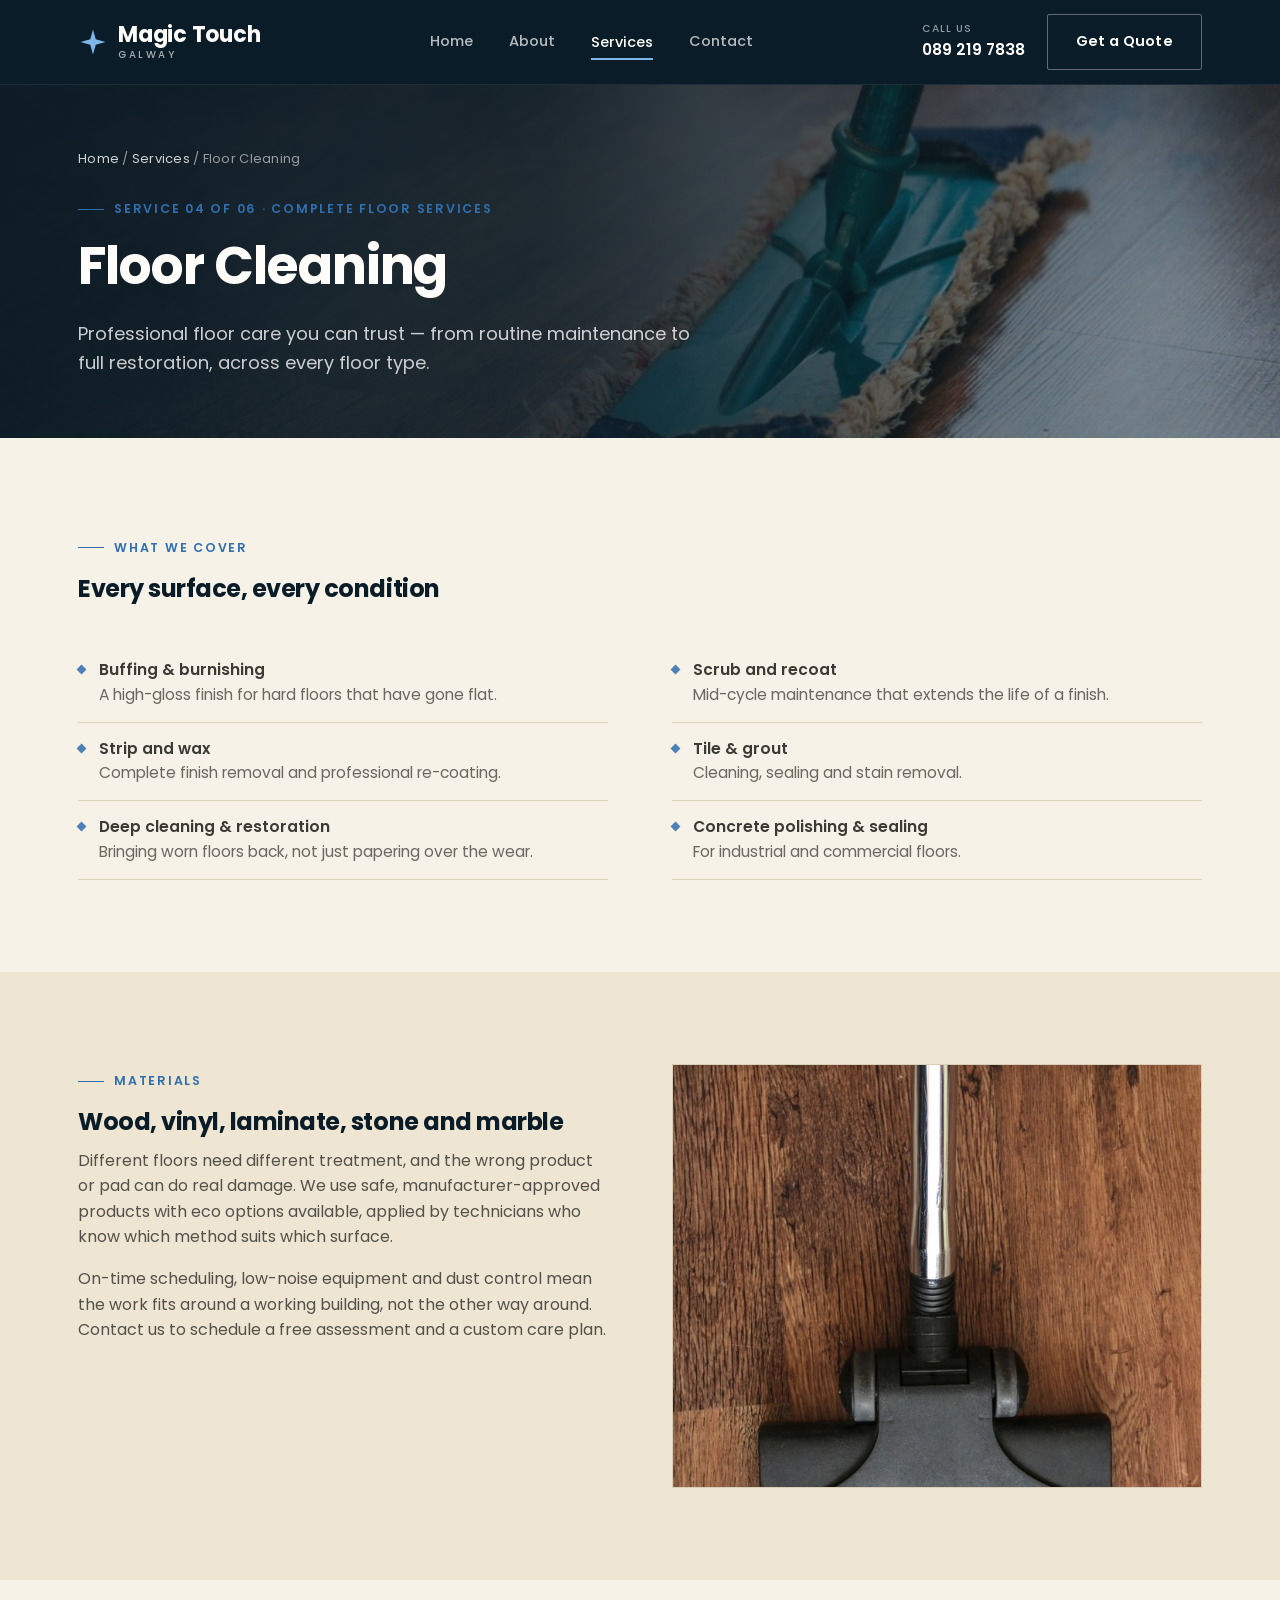
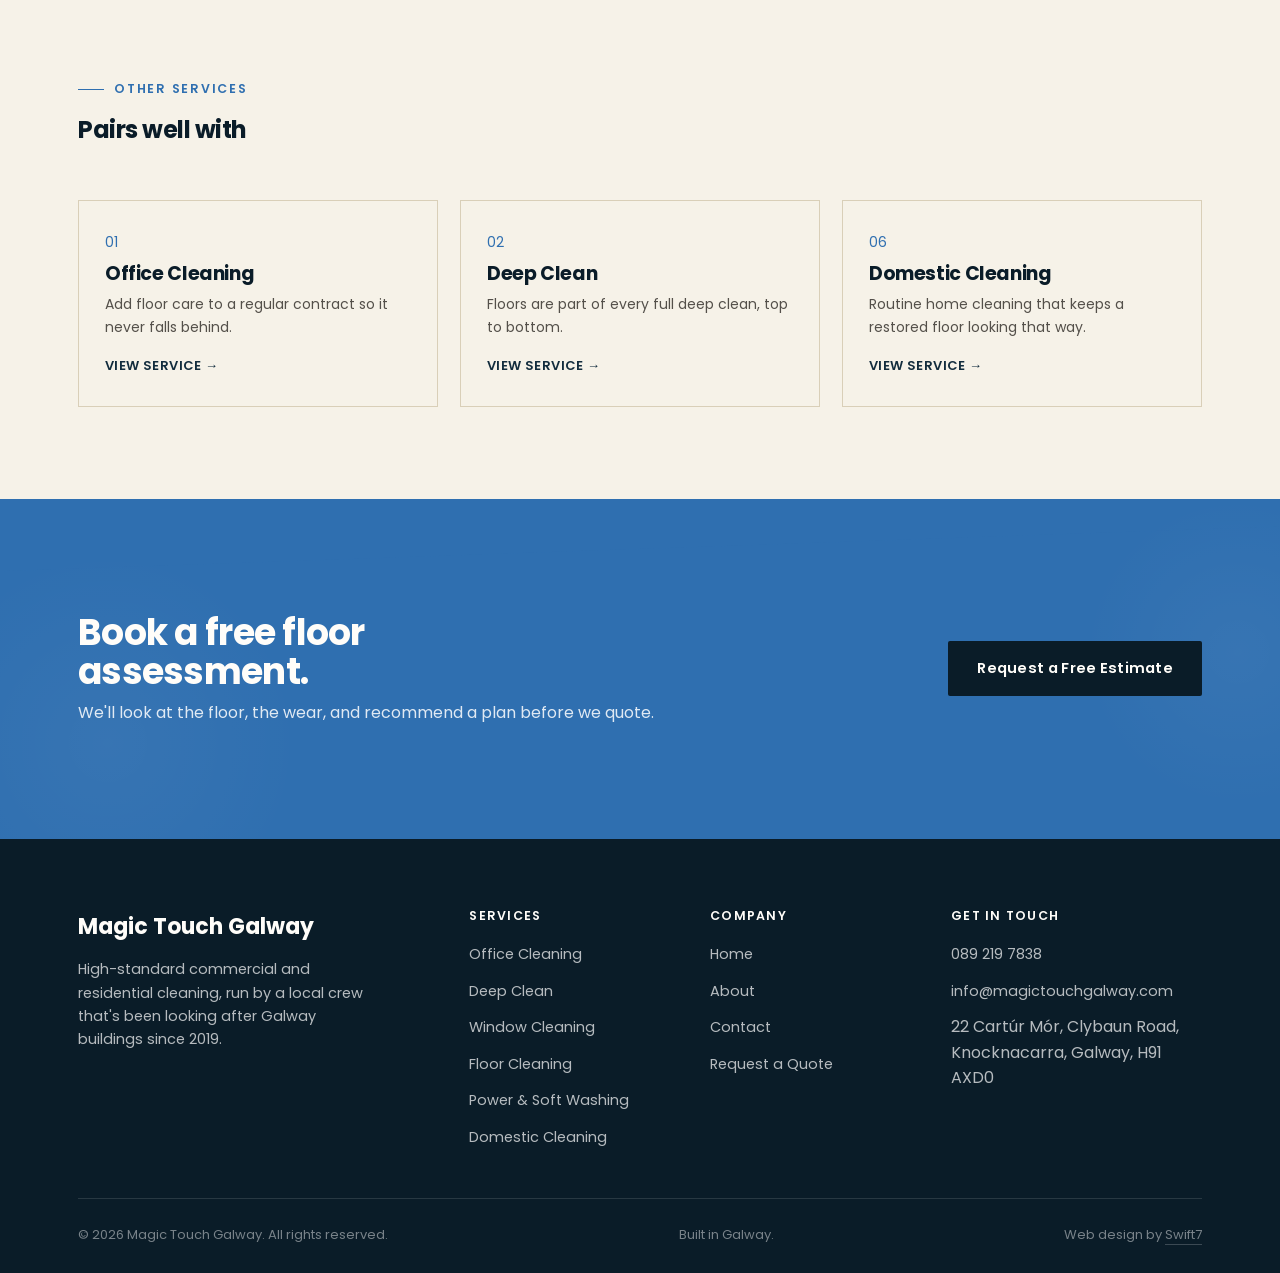
<file: floor-cleaning.html>
<!doctype html>
<html lang="en">
<head>
<meta charset="utf-8">
<meta name="viewport" content="width=device-width, initial-scale=1">
<title>Floor Cleaning Galway | Magic Touch Galway</title>
<meta name="description" content="Floor buffing, strip and wax, restoration and ongoing care for wood, vinyl, laminate, stone, marble, tile and concrete floors across Galway.">
<link rel="icon" type="image/svg+xml" href="assets/img/favicon.svg">
<link rel="preconnect" href="https://fonts.googleapis.com">
<link rel="preconnect" href="https://fonts.gstatic.com" crossorigin>
<link href="https://fonts.googleapis.com/css2?family=Fraunces:ital,opsz,wght@0,9..144,500;0,9..144,600;1,9..144,500&family=Poppins:wght@300;400;500;600;700&display=swap" rel="stylesheet">
<link rel="stylesheet" href="assets/css/style.css">
</head>
<body>

<header class="site-header">
  <div class="container">
    <a href="index.html" class="brand">
      <svg class="brand-icon" viewBox="0 0 24 24" width="30" height="30" fill="none" aria-hidden="true"><path d="M12 2L14.2 9.8L22 12L14.2 14.2L12 22L9.8 14.2L2 12L9.8 9.8Z" fill="#7eb6e8"/></svg>
      <span class="brand-text"><strong>Magic Touch</strong><small>GALWAY</small></span>
    </a>
    <nav class="nav-main">
      <a href="index.html">Home</a>
      <a href="about.html">About</a>
      <div class="has-dropdown">
        <a href="#" class="active">Services</a>
        <div class="dropdown">
          <a href="office-cleaning.html">Office Cleaning</a>
          <a href="deep-clean.html">Deep Clean</a>
          <a href="window-cleaning.html">Window Cleaning</a>
          <a href="floor-cleaning.html">Floor Cleaning</a>
          <a href="power-washing.html">Power &amp; Soft Washing</a>
          <a href="domestic-cleaning.html">Domestic Cleaning</a>
        </div>
      </div>
      <a href="contact.html">Contact</a>
    </nav>
    <div class="header-cta">
      <a href="tel:+353892197838" class="header-phone"><small>Call us</small>089 219 7838</a>
      <a href="contact.html" class="btn btn-line">Get a Quote</a>
    </div>
    <button class="nav-toggle" aria-label="Menu"><span></span></button>
  </div>
  <div class="mobile-panel">
    <a href="index.html">Home</a>
    <a href="about.html">About</a>
    <a href="office-cleaning.html" class="mp-sub">Office Cleaning</a>
    <a href="deep-clean.html" class="mp-sub">Deep Clean</a>
    <a href="window-cleaning.html" class="mp-sub">Window Cleaning</a>
    <a href="floor-cleaning.html" class="mp-sub">Floor Cleaning</a>
    <a href="power-washing.html" class="mp-sub">Power &amp; Soft Washing</a>
    <a href="domestic-cleaning.html" class="mp-sub">Domestic Cleaning</a>
    <a href="contact.html">Contact</a>
    <a href="tel:+353892197838">Call 089 219 7838</a>
  </div>
</header>

<section class="page-hero">
  <img class="page-hero-media" src="assets/img/floor-sweep.jpg" alt="" loading="eager">
  <div class="page-hero-overlay"></div>
  <div class="container">
    <div class="breadcrumb"><a href="index.html">Home</a> / <a href="index.html#services">Services</a> / Floor Cleaning</div>
    <div class="eyebrow">Service 04 of 06 · Complete floor services</div>
    <h1>Floor Cleaning</h1>
    <p class="hero-lead">Professional floor care you can trust — from routine maintenance to full restoration, across every floor type.</p>
  </div>
</section>

<section>
  <div class="container">
    <div class="section-head">
      <div class="eyebrow">What we cover</div>
      <h2>Every surface, every condition</h2>
    </div>
    <div class="two-col">
      <ul class="checklist">
        <li><div><strong>Buffing &amp; burnishing</strong>A high-gloss finish for hard floors that have gone flat.</div></li>
        <li><div><strong>Strip and wax</strong>Complete finish removal and professional re-coating.</div></li>
        <li><div><strong>Deep cleaning &amp; restoration</strong>Bringing worn floors back, not just papering over the wear.</div></li>
      </ul>
      <ul class="checklist">
        <li><div><strong>Scrub and recoat</strong>Mid-cycle maintenance that extends the life of a finish.</div></li>
        <li><div><strong>Tile &amp; grout</strong>Cleaning, sealing and stain removal.</div></li>
        <li><div><strong>Concrete polishing &amp; sealing</strong>For industrial and commercial floors.</div></li>
      </ul>
    </div>
  </div>
</section>

<section class="bg-alt">
  <div class="container two-col reverse">
    <div class="media-block">
      <img src="assets/img/floor-vacuum.jpg" alt="Vacuuming a hardwood floor as part of routine floor care" loading="lazy">
    </div>
    <div>
      <div class="eyebrow">Materials</div>
      <h2>Wood, vinyl, laminate, stone and marble</h2>
      <p style="color:var(--ink-soft);">Different floors need different treatment, and the wrong product or pad can do real damage. We use safe, manufacturer-approved products with eco options available, applied by technicians who know which method suits which surface.</p>
      <p style="color:var(--ink-soft);">On-time scheduling, low-noise equipment and dust control mean the work fits around a working building, not the other way around. Contact us to schedule a free assessment and a custom care plan.</p>
    </div>
  </div>
</section>

<section>
  <div class="container">
    <div class="section-head">
      <div class="eyebrow">Other services</div>
      <h2>Pairs well with</h2>
    </div>
    <div class="related-grid">
      <a href="office-cleaning.html" class="related-card">
        <span class="num">01</span>
        <h3>Office Cleaning</h3>
        <p>Add floor care to a regular contract so it never falls behind.</p>
        <span class="go">View service →</span>
      </a>
      <a href="deep-clean.html" class="related-card">
        <span class="num">02</span>
        <h3>Deep Clean</h3>
        <p>Floors are part of every full deep clean, top to bottom.</p>
        <span class="go">View service →</span>
      </a>
      <a href="domestic-cleaning.html" class="related-card">
        <span class="num">06</span>
        <h3>Domestic Cleaning</h3>
        <p>Routine home cleaning that keeps a restored floor looking that way.</p>
        <span class="go">View service →</span>
      </a>
    </div>
  </div>
</section>

<section class="cta-banner bubble-bg">
  <div class="bubbles">
    <span></span><span></span><span></span><span></span><span></span>
    <span></span><span></span><span></span><span></span><span></span>
    <span></span><span></span>
  </div>
  <div class="container">
    <div>
      <h2>Book a free floor assessment.</h2>
      <p>We'll look at the floor, the wear, and recommend a plan before we quote.</p>
    </div>
    <a href="contact.html" class="btn" style="background:var(--navy-deep); color:var(--white);">Request a Free Estimate</a>
  </div>
</section>

<footer class="site-footer">
  <div class="container">
    <div class="footer-top">
      <div class="footer-brand">
        <strong>Magic Touch Galway</strong>
        <p>High-standard commercial and residential cleaning, run by a local crew that's been looking after Galway buildings since 2019.</p>
      </div>
      <div class="footer-col">
        <h4>Services</h4>
        <ul>
          <li><a href="office-cleaning.html">Office Cleaning</a></li>
          <li><a href="deep-clean.html">Deep Clean</a></li>
          <li><a href="window-cleaning.html">Window Cleaning</a></li>
          <li><a href="floor-cleaning.html">Floor Cleaning</a></li>
          <li><a href="power-washing.html">Power &amp; Soft Washing</a></li>
          <li><a href="domestic-cleaning.html">Domestic Cleaning</a></li>
        </ul>
      </div>
      <div class="footer-col">
        <h4>Company</h4>
        <ul>
          <li><a href="index.html">Home</a></li>
          <li><a href="about.html">About</a></li>
          <li><a href="contact.html">Contact</a></li>
          <li><a href="contact.html">Request a Quote</a></li>
        </ul>
      </div>
      <div class="footer-col">
        <h4>Get in touch</h4>
        <ul>
          <li><a href="tel:+353892197838">089 219 7838</a></li>
          <li><a href="mailto:info@magictouchgalway.com">info@magictouchgalway.com</a></li>
          <li>22 Cartúr Mór, Clybaun Road,<br>Knocknacarra, Galway, H91 AXD0</li>
        </ul>
      </div>
    </div>
    <div class="footer-bottom">
      <span>© 2026 Magic Touch Galway. All rights reserved.</span>
      <span>Built in Galway.</span>
      <span>Web design by <a href="https://swift7.co.uk" target="_blank" rel="noopener" style="color:inherit; border-bottom: 1px solid rgba(255,255,255,.2);">Swift7</a></span>
    </div>
  </div>
</footer>
<script src="assets/js/main.js"></script>
</body>
</html>
</file>
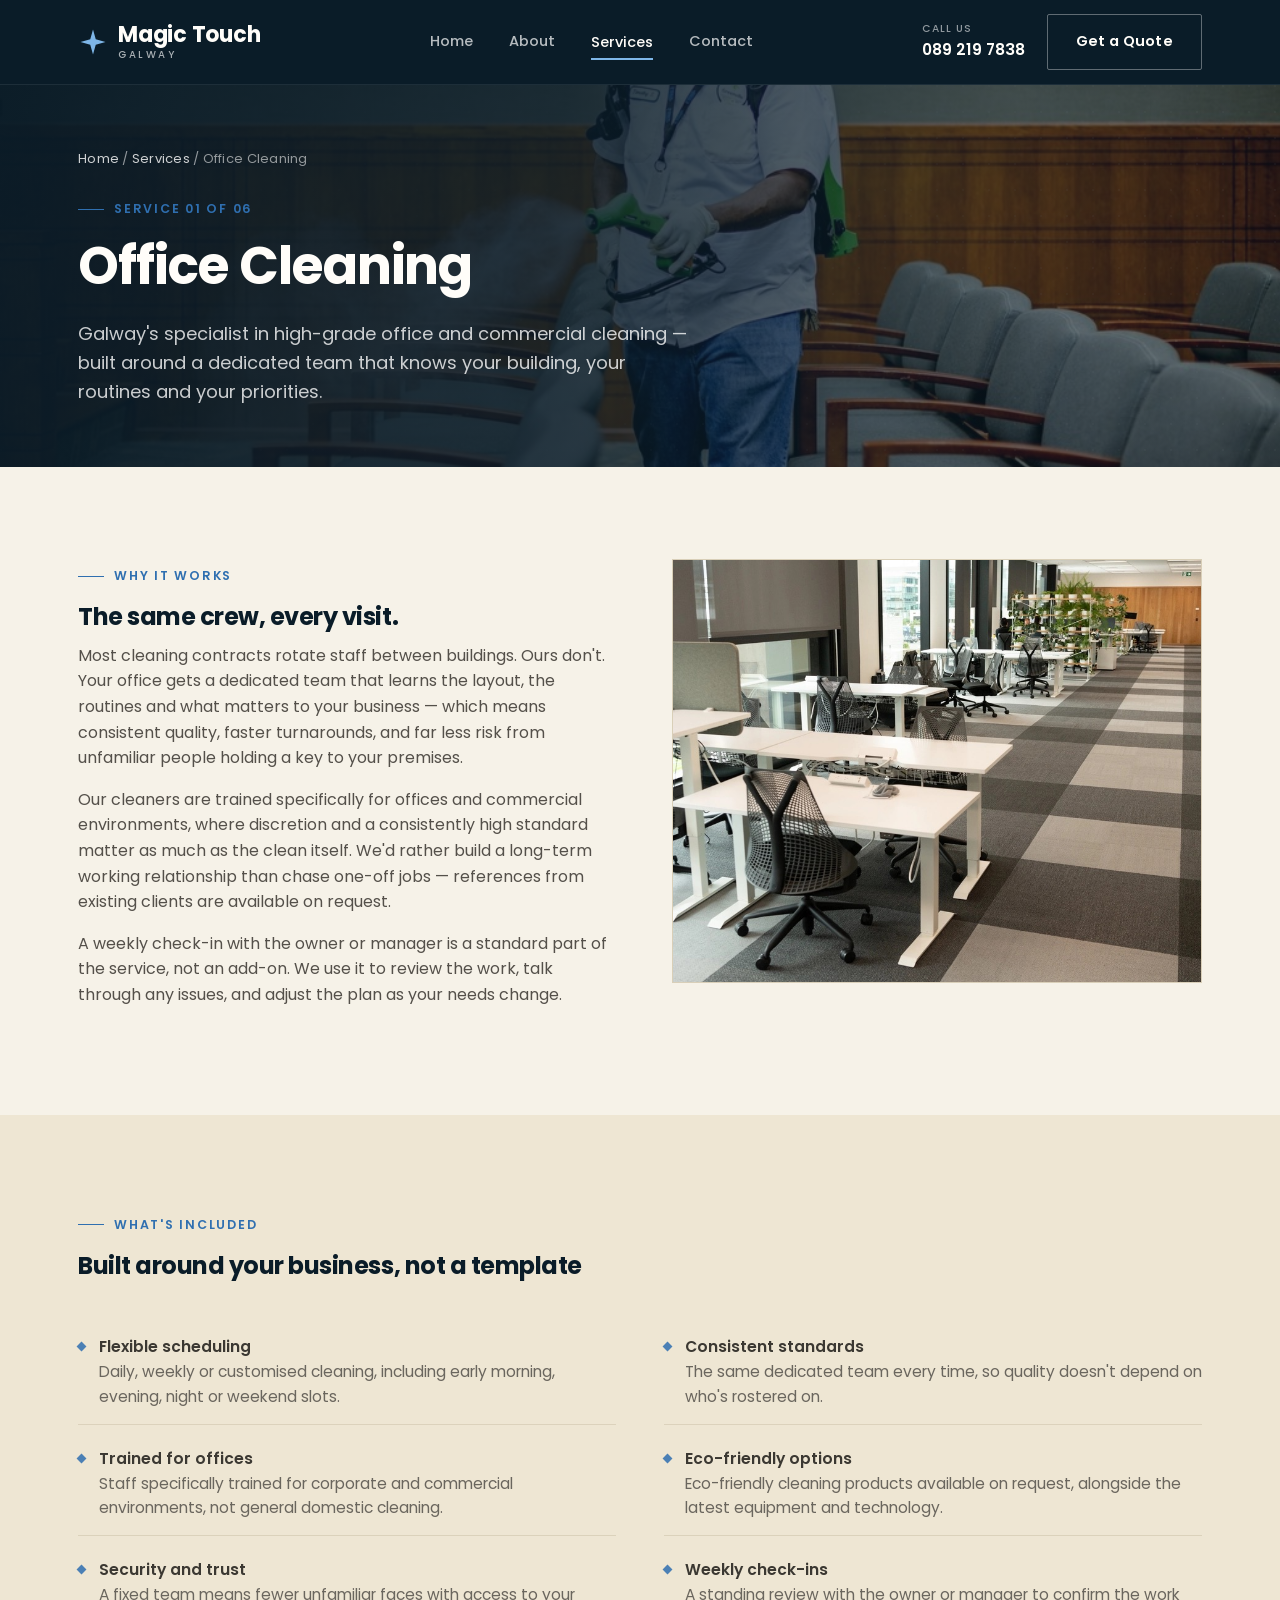
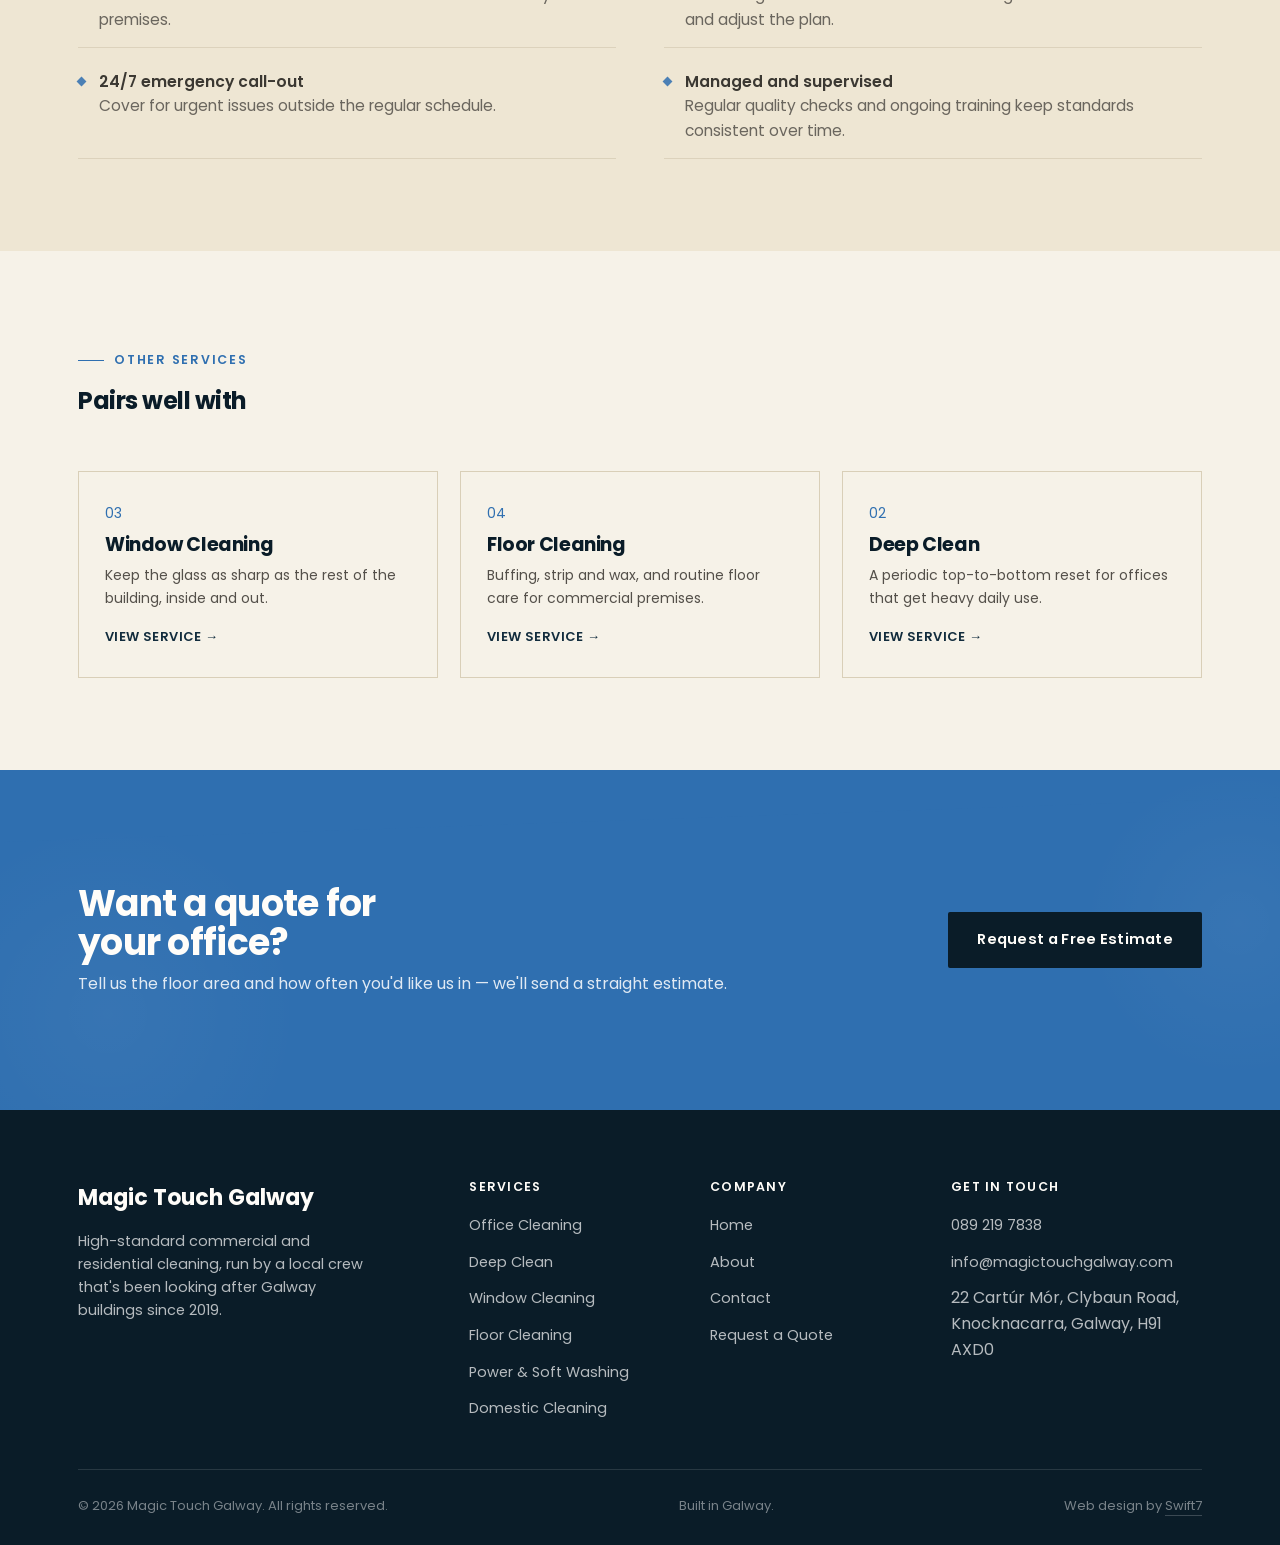
<file: office-cleaning.html>
<!doctype html>
<html lang="en">
<head>
<meta charset="utf-8">
<meta name="viewport" content="width=device-width, initial-scale=1">
<title>Office Cleaning Galway | Magic Touch Galway</title>
<meta name="description" content="Dedicated office and commercial cleaning teams across Galway. Flexible schedules, eco-friendly products on request, weekly check-ins and 24/7 emergency call-out.">
<link rel="icon" type="image/svg+xml" href="assets/img/favicon.svg">
<link rel="preconnect" href="https://fonts.googleapis.com">
<link rel="preconnect" href="https://fonts.gstatic.com" crossorigin>
<link href="https://fonts.googleapis.com/css2?family=Fraunces:ital,opsz,wght@0,9..144,500;0,9..144,600;1,9..144,500&family=Poppins:wght@300;400;500;600;700&display=swap" rel="stylesheet">
<link rel="stylesheet" href="assets/css/style.css">
</head>
<body>

<header class="site-header">
  <div class="container">
    <a href="index.html" class="brand">
      <svg class="brand-icon" viewBox="0 0 24 24" width="30" height="30" fill="none" aria-hidden="true"><path d="M12 2L14.2 9.8L22 12L14.2 14.2L12 22L9.8 14.2L2 12L9.8 9.8Z" fill="#7eb6e8"/></svg>
      <span class="brand-text"><strong>Magic Touch</strong><small>GALWAY</small></span>
    </a>
    <nav class="nav-main">
      <a href="index.html">Home</a>
      <a href="about.html">About</a>
      <div class="has-dropdown">
        <a href="#" class="active">Services</a>
        <div class="dropdown">
          <a href="office-cleaning.html">Office Cleaning</a>
          <a href="deep-clean.html">Deep Clean</a>
          <a href="window-cleaning.html">Window Cleaning</a>
          <a href="floor-cleaning.html">Floor Cleaning</a>
          <a href="power-washing.html">Power &amp; Soft Washing</a>
          <a href="domestic-cleaning.html">Domestic Cleaning</a>
        </div>
      </div>
      <a href="contact.html">Contact</a>
    </nav>
    <div class="header-cta">
      <a href="tel:+353892197838" class="header-phone"><small>Call us</small>089 219 7838</a>
      <a href="contact.html" class="btn btn-line">Get a Quote</a>
    </div>
    <button class="nav-toggle" aria-label="Menu"><span></span></button>
  </div>
  <div class="mobile-panel">
    <a href="index.html">Home</a>
    <a href="about.html">About</a>
    <a href="office-cleaning.html" class="mp-sub">Office Cleaning</a>
    <a href="deep-clean.html" class="mp-sub">Deep Clean</a>
    <a href="window-cleaning.html" class="mp-sub">Window Cleaning</a>
    <a href="floor-cleaning.html" class="mp-sub">Floor Cleaning</a>
    <a href="power-washing.html" class="mp-sub">Power &amp; Soft Washing</a>
    <a href="domestic-cleaning.html" class="mp-sub">Domestic Cleaning</a>
    <a href="contact.html">Contact</a>
    <a href="tel:+353892197838">Call 089 219 7838</a>
  </div>
</header>

<section class="page-hero">
  <img class="page-hero-media" src="assets/img/office-hall.jpg" alt="" loading="eager">
  <div class="page-hero-overlay"></div>
  <div class="container">
    <div class="breadcrumb"><a href="index.html">Home</a> / <a href="index.html#services">Services</a> / Office Cleaning</div>
    <div class="eyebrow">Service 01 of 06</div>
    <h1>Office Cleaning</h1>
    <p class="hero-lead">Galway's specialist in high-grade office and commercial cleaning — built around a dedicated team that knows your building, your routines and your priorities.</p>
  </div>
</section>

<section>
  <div class="container two-col">
    <div>
      <div class="eyebrow">Why it works</div>
      <h2>The same crew, every visit.</h2>
      <p style="color:var(--ink-soft);">Most cleaning contracts rotate staff between buildings. Ours don't. Your office gets a dedicated team that learns the layout, the routines and what matters to your business — which means consistent quality, faster turnarounds, and far less risk from unfamiliar people holding a key to your premises.</p>
      <p style="color:var(--ink-soft);">Our cleaners are trained specifically for offices and commercial environments, where discretion and a consistently high standard matter as much as the clean itself. We'd rather build a long-term working relationship than chase one-off jobs — references from existing clients are available on request.</p>
      <p style="color:var(--ink-soft);">A weekly check-in with the owner or manager is a standard part of the service, not an add-on. We use it to review the work, talk through any issues, and adjust the plan as your needs change.</p>
    </div>
    <div class="media-block">
      <img src="assets/img/office-modern.jpg" alt="Bright, well-maintained open-plan office space" loading="lazy">
    </div>
  </div>
</section>

<section class="bg-alt">
  <div class="container">
    <div class="section-head">
      <div class="eyebrow">What's included</div>
      <h2>Built around your business, not a template</h2>
    </div>
    <ul class="checklist" style="grid-template-columns: 1fr 1fr; display:grid; gap: 22px 48px;">
      <li><div><strong>Flexible scheduling</strong>Daily, weekly or customised cleaning, including early morning, evening, night or weekend slots.</div></li>
      <li><div><strong>Consistent standards</strong>The same dedicated team every time, so quality doesn't depend on who's rostered on.</div></li>
      <li><div><strong>Trained for offices</strong>Staff specifically trained for corporate and commercial environments, not general domestic cleaning.</div></li>
      <li><div><strong>Eco-friendly options</strong>Eco-friendly cleaning products available on request, alongside the latest equipment and technology.</div></li>
      <li><div><strong>Security and trust</strong>A fixed team means fewer unfamiliar faces with access to your premises.</div></li>
      <li><div><strong>Weekly check-ins</strong>A standing review with the owner or manager to confirm the work and adjust the plan.</div></li>
      <li><div><strong>24/7 emergency call-out</strong>Cover for urgent issues outside the regular schedule.</div></li>
      <li><div><strong>Managed and supervised</strong>Regular quality checks and ongoing training keep standards consistent over time.</div></li>
    </ul>
  </div>
</section>

<section>
  <div class="container">
    <div class="section-head">
      <div class="eyebrow">Other services</div>
      <h2>Pairs well with</h2>
    </div>
    <div class="related-grid">
      <a href="window-cleaning.html" class="related-card">
        <span class="num">03</span>
        <h3>Window Cleaning</h3>
        <p>Keep the glass as sharp as the rest of the building, inside and out.</p>
        <span class="go">View service →</span>
      </a>
      <a href="floor-cleaning.html" class="related-card">
        <span class="num">04</span>
        <h3>Floor Cleaning</h3>
        <p>Buffing, strip and wax, and routine floor care for commercial premises.</p>
        <span class="go">View service →</span>
      </a>
      <a href="deep-clean.html" class="related-card">
        <span class="num">02</span>
        <h3>Deep Clean</h3>
        <p>A periodic top-to-bottom reset for offices that get heavy daily use.</p>
        <span class="go">View service →</span>
      </a>
    </div>
  </div>
</section>

<section class="cta-banner bubble-bg">
  <div class="bubbles">
    <span></span><span></span><span></span><span></span><span></span>
    <span></span><span></span><span></span><span></span><span></span>
    <span></span><span></span>
  </div>
  <div class="container">
    <div>
      <h2>Want a quote for your office?</h2>
      <p>Tell us the floor area and how often you'd like us in — we'll send a straight estimate.</p>
    </div>
    <a href="contact.html" class="btn" style="background:var(--navy-deep); color:var(--white);">Request a Free Estimate</a>
  </div>
</section>

<footer class="site-footer">
  <div class="container">
    <div class="footer-top">
      <div class="footer-brand">
        <strong>Magic Touch Galway</strong>
        <p>High-standard commercial and residential cleaning, run by a local crew that's been looking after Galway buildings since 2019.</p>
      </div>
      <div class="footer-col">
        <h4>Services</h4>
        <ul>
          <li><a href="office-cleaning.html">Office Cleaning</a></li>
          <li><a href="deep-clean.html">Deep Clean</a></li>
          <li><a href="window-cleaning.html">Window Cleaning</a></li>
          <li><a href="floor-cleaning.html">Floor Cleaning</a></li>
          <li><a href="power-washing.html">Power &amp; Soft Washing</a></li>
          <li><a href="domestic-cleaning.html">Domestic Cleaning</a></li>
        </ul>
      </div>
      <div class="footer-col">
        <h4>Company</h4>
        <ul>
          <li><a href="index.html">Home</a></li>
          <li><a href="about.html">About</a></li>
          <li><a href="contact.html">Contact</a></li>
          <li><a href="contact.html">Request a Quote</a></li>
        </ul>
      </div>
      <div class="footer-col">
        <h4>Get in touch</h4>
        <ul>
          <li><a href="tel:+353892197838">089 219 7838</a></li>
          <li><a href="mailto:info@magictouchgalway.com">info@magictouchgalway.com</a></li>
          <li>22 Cartúr Mór, Clybaun Road,<br>Knocknacarra, Galway, H91 AXD0</li>
        </ul>
      </div>
    </div>
    <div class="footer-bottom">
      <span>© 2026 Magic Touch Galway. All rights reserved.</span>
      <span>Built in Galway.</span>
      <span>Web design by <a href="https://swift7.co.uk" target="_blank" rel="noopener" style="color:inherit; border-bottom: 1px solid rgba(255,255,255,.2);">Swift7</a></span>
    </div>
  </div>
</footer>
<script src="assets/js/main.js"></script>
</body>
</html>
</file>
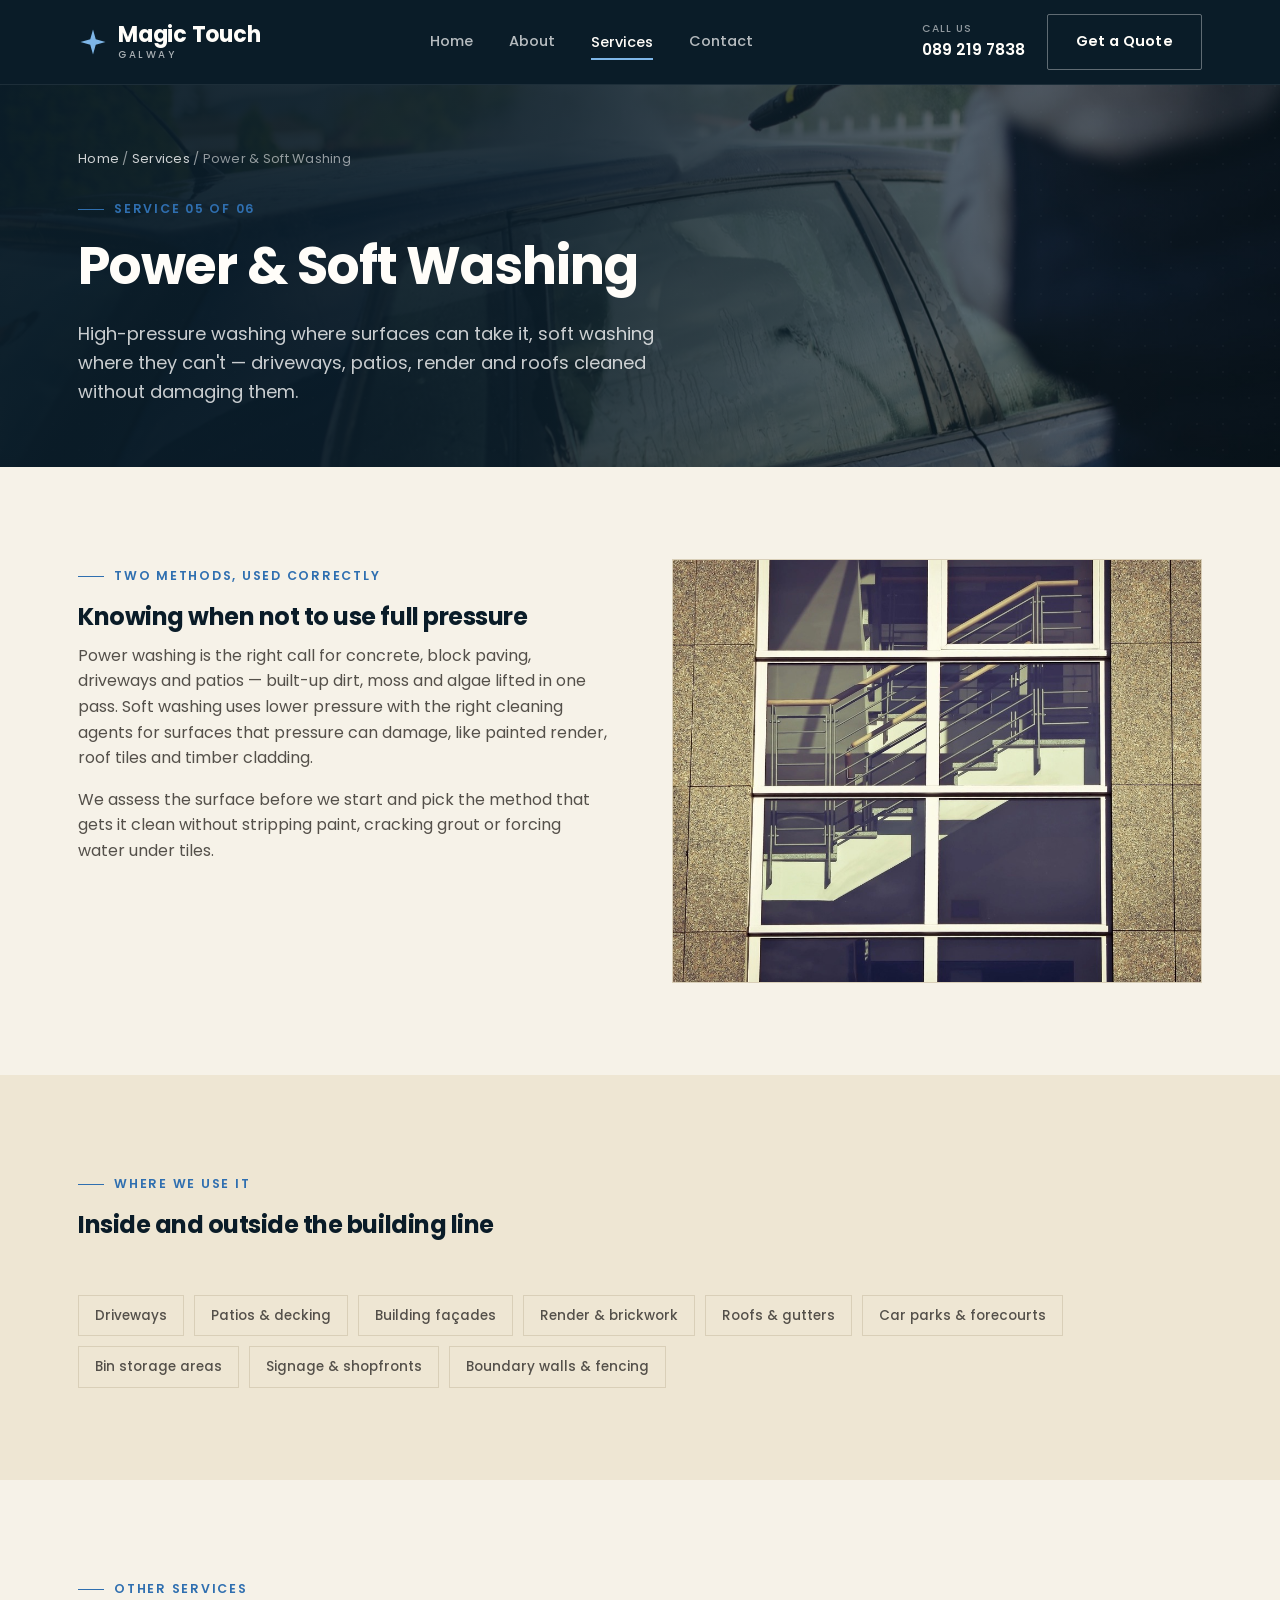
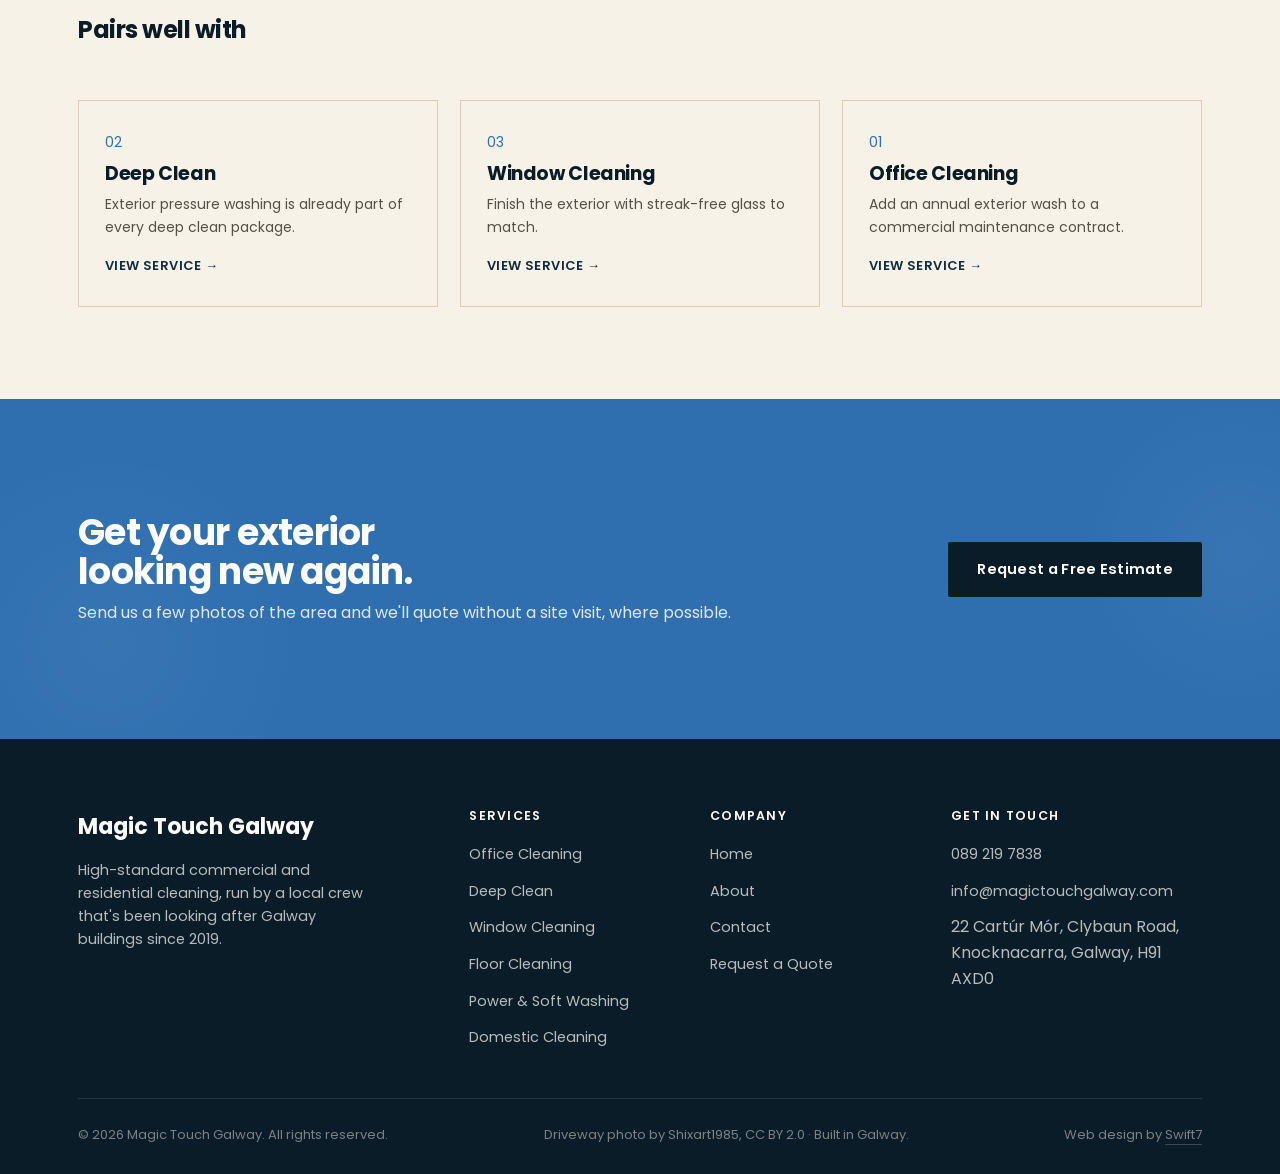
<file: power-washing.html>
<!doctype html>
<html lang="en">
<head>
<meta charset="utf-8">
<meta name="viewport" content="width=device-width, initial-scale=1">
<title>Power &amp; Soft Washing Galway | Magic Touch Galway</title>
<meta name="description" content="Pressure washing for driveways, patios and façades, and soft washing for render, roofs and delicate surfaces, across Galway.">
<link rel="icon" type="image/svg+xml" href="assets/img/favicon.svg">
<link rel="preconnect" href="https://fonts.googleapis.com">
<link rel="preconnect" href="https://fonts.gstatic.com" crossorigin>
<link href="https://fonts.googleapis.com/css2?family=Fraunces:ital,opsz,wght@0,9..144,500;0,9..144,600;1,9..144,500&family=Poppins:wght@300;400;500;600;700&display=swap" rel="stylesheet">
<link rel="stylesheet" href="assets/css/style.css">
</head>
<body>

<header class="site-header">
  <div class="container">
    <a href="index.html" class="brand">
      <svg class="brand-icon" viewBox="0 0 24 24" width="30" height="30" fill="none" aria-hidden="true"><path d="M12 2L14.2 9.8L22 12L14.2 14.2L12 22L9.8 14.2L2 12L9.8 9.8Z" fill="#7eb6e8"/></svg>
      <span class="brand-text"><strong>Magic Touch</strong><small>GALWAY</small></span>
    </a>
    <nav class="nav-main">
      <a href="index.html">Home</a>
      <a href="about.html">About</a>
      <div class="has-dropdown">
        <a href="#" class="active">Services</a>
        <div class="dropdown">
          <a href="office-cleaning.html">Office Cleaning</a>
          <a href="deep-clean.html">Deep Clean</a>
          <a href="window-cleaning.html">Window Cleaning</a>
          <a href="floor-cleaning.html">Floor Cleaning</a>
          <a href="power-washing.html">Power &amp; Soft Washing</a>
          <a href="domestic-cleaning.html">Domestic Cleaning</a>
        </div>
      </div>
      <a href="contact.html">Contact</a>
    </nav>
    <div class="header-cta">
      <a href="tel:+353892197838" class="header-phone"><small>Call us</small>089 219 7838</a>
      <a href="contact.html" class="btn btn-line">Get a Quote</a>
    </div>
    <button class="nav-toggle" aria-label="Menu"><span></span></button>
  </div>
  <div class="mobile-panel">
    <a href="index.html">Home</a>
    <a href="about.html">About</a>
    <a href="office-cleaning.html" class="mp-sub">Office Cleaning</a>
    <a href="deep-clean.html" class="mp-sub">Deep Clean</a>
    <a href="window-cleaning.html" class="mp-sub">Window Cleaning</a>
    <a href="floor-cleaning.html" class="mp-sub">Floor Cleaning</a>
    <a href="power-washing.html" class="mp-sub">Power &amp; Soft Washing</a>
    <a href="domestic-cleaning.html" class="mp-sub">Domestic Cleaning</a>
    <a href="contact.html">Contact</a>
    <a href="tel:+353892197838">Call 089 219 7838</a>
  </div>
</header>

<section class="page-hero">
  <img class="page-hero-media" src="assets/img/power-driveway.jpg" alt="" loading="eager">
  <div class="page-hero-overlay"></div>
  <div class="container">
    <div class="breadcrumb"><a href="index.html">Home</a> / <a href="index.html#services">Services</a> / Power &amp; Soft Washing</div>
    <div class="eyebrow">Service 05 of 06</div>
    <h1>Power &amp; Soft Washing</h1>
    <p class="hero-lead">High-pressure washing where surfaces can take it, soft washing where they can't — driveways, patios, render and roofs cleaned without damaging them.</p>
  </div>
</section>

<section>
  <div class="container two-col">
    <div>
      <div class="eyebrow">Two methods, used correctly</div>
      <h2>Knowing when not to use full pressure</h2>
      <p style="color:var(--ink-soft);">Power washing is the right call for concrete, block paving, driveways and patios — built-up dirt, moss and algae lifted in one pass. Soft washing uses lower pressure with the right cleaning agents for surfaces that pressure can damage, like painted render, roof tiles and timber cladding.</p>
      <p style="color:var(--ink-soft);">We assess the surface before we start and pick the method that gets it clean without stripping paint, cracking grout or forcing water under tiles.</p>
    </div>
    <div class="media-block">
      <img src="assets/img/power-facade.jpg" alt="Close-up of a clean building facade and glass stairwell" loading="lazy">
    </div>
  </div>
</section>

<section class="bg-alt">
  <div class="container">
    <div class="section-head">
      <div class="eyebrow">Where we use it</div>
      <h2>Inside and outside the building line</h2>
    </div>
    <div class="chip-row">
      <span class="chip">Driveways</span>
      <span class="chip">Patios &amp; decking</span>
      <span class="chip">Building façades</span>
      <span class="chip">Render &amp; brickwork</span>
      <span class="chip">Roofs &amp; gutters</span>
      <span class="chip">Car parks &amp; forecourts</span>
      <span class="chip">Bin storage areas</span>
      <span class="chip">Signage &amp; shopfronts</span>
      <span class="chip">Boundary walls &amp; fencing</span>
    </div>
  </div>
</section>

<section>
  <div class="container">
    <div class="section-head">
      <div class="eyebrow">Other services</div>
      <h2>Pairs well with</h2>
    </div>
    <div class="related-grid">
      <a href="deep-clean.html" class="related-card">
        <span class="num">02</span>
        <h3>Deep Clean</h3>
        <p>Exterior pressure washing is already part of every deep clean package.</p>
        <span class="go">View service →</span>
      </a>
      <a href="window-cleaning.html" class="related-card">
        <span class="num">03</span>
        <h3>Window Cleaning</h3>
        <p>Finish the exterior with streak-free glass to match.</p>
        <span class="go">View service →</span>
      </a>
      <a href="office-cleaning.html" class="related-card">
        <span class="num">01</span>
        <h3>Office Cleaning</h3>
        <p>Add an annual exterior wash to a commercial maintenance contract.</p>
        <span class="go">View service →</span>
      </a>
    </div>
  </div>
</section>

<section class="cta-banner bubble-bg">
  <div class="bubbles">
    <span></span><span></span><span></span><span></span><span></span>
    <span></span><span></span><span></span><span></span><span></span>
    <span></span><span></span>
  </div>
  <div class="container">
    <div>
      <h2>Get your exterior looking new again.</h2>
      <p>Send us a few photos of the area and we'll quote without a site visit, where possible.</p>
    </div>
    <a href="contact.html" class="btn" style="background:var(--navy-deep); color:var(--white);">Request a Free Estimate</a>
  </div>
</section>

<footer class="site-footer">
  <div class="container">
    <div class="footer-top">
      <div class="footer-brand">
        <strong>Magic Touch Galway</strong>
        <p>High-standard commercial and residential cleaning, run by a local crew that's been looking after Galway buildings since 2019.</p>
      </div>
      <div class="footer-col">
        <h4>Services</h4>
        <ul>
          <li><a href="office-cleaning.html">Office Cleaning</a></li>
          <li><a href="deep-clean.html">Deep Clean</a></li>
          <li><a href="window-cleaning.html">Window Cleaning</a></li>
          <li><a href="floor-cleaning.html">Floor Cleaning</a></li>
          <li><a href="power-washing.html">Power &amp; Soft Washing</a></li>
          <li><a href="domestic-cleaning.html">Domestic Cleaning</a></li>
        </ul>
      </div>
      <div class="footer-col">
        <h4>Company</h4>
        <ul>
          <li><a href="index.html">Home</a></li>
          <li><a href="about.html">About</a></li>
          <li><a href="contact.html">Contact</a></li>
          <li><a href="contact.html">Request a Quote</a></li>
        </ul>
      </div>
      <div class="footer-col">
        <h4>Get in touch</h4>
        <ul>
          <li><a href="tel:+353892197838">089 219 7838</a></li>
          <li><a href="mailto:info@magictouchgalway.com">info@magictouchgalway.com</a></li>
          <li>22 Cartúr Mór, Clybaun Road,<br>Knocknacarra, Galway, H91 AXD0</li>
        </ul>
      </div>
    </div>
    <div class="footer-bottom">
      <span>© 2026 Magic Touch Galway. All rights reserved.</span>
      <span>Driveway photo by Shixart1985, CC BY 2.0 · Built in Galway.</span>
      <span>Web design by <a href="https://swift7.co.uk" target="_blank" rel="noopener" style="color:inherit; border-bottom: 1px solid rgba(255,255,255,.2);">Swift7</a></span>
    </div>
  </div>
</footer>
<script src="assets/js/main.js"></script>
</body>
</html>
</file>
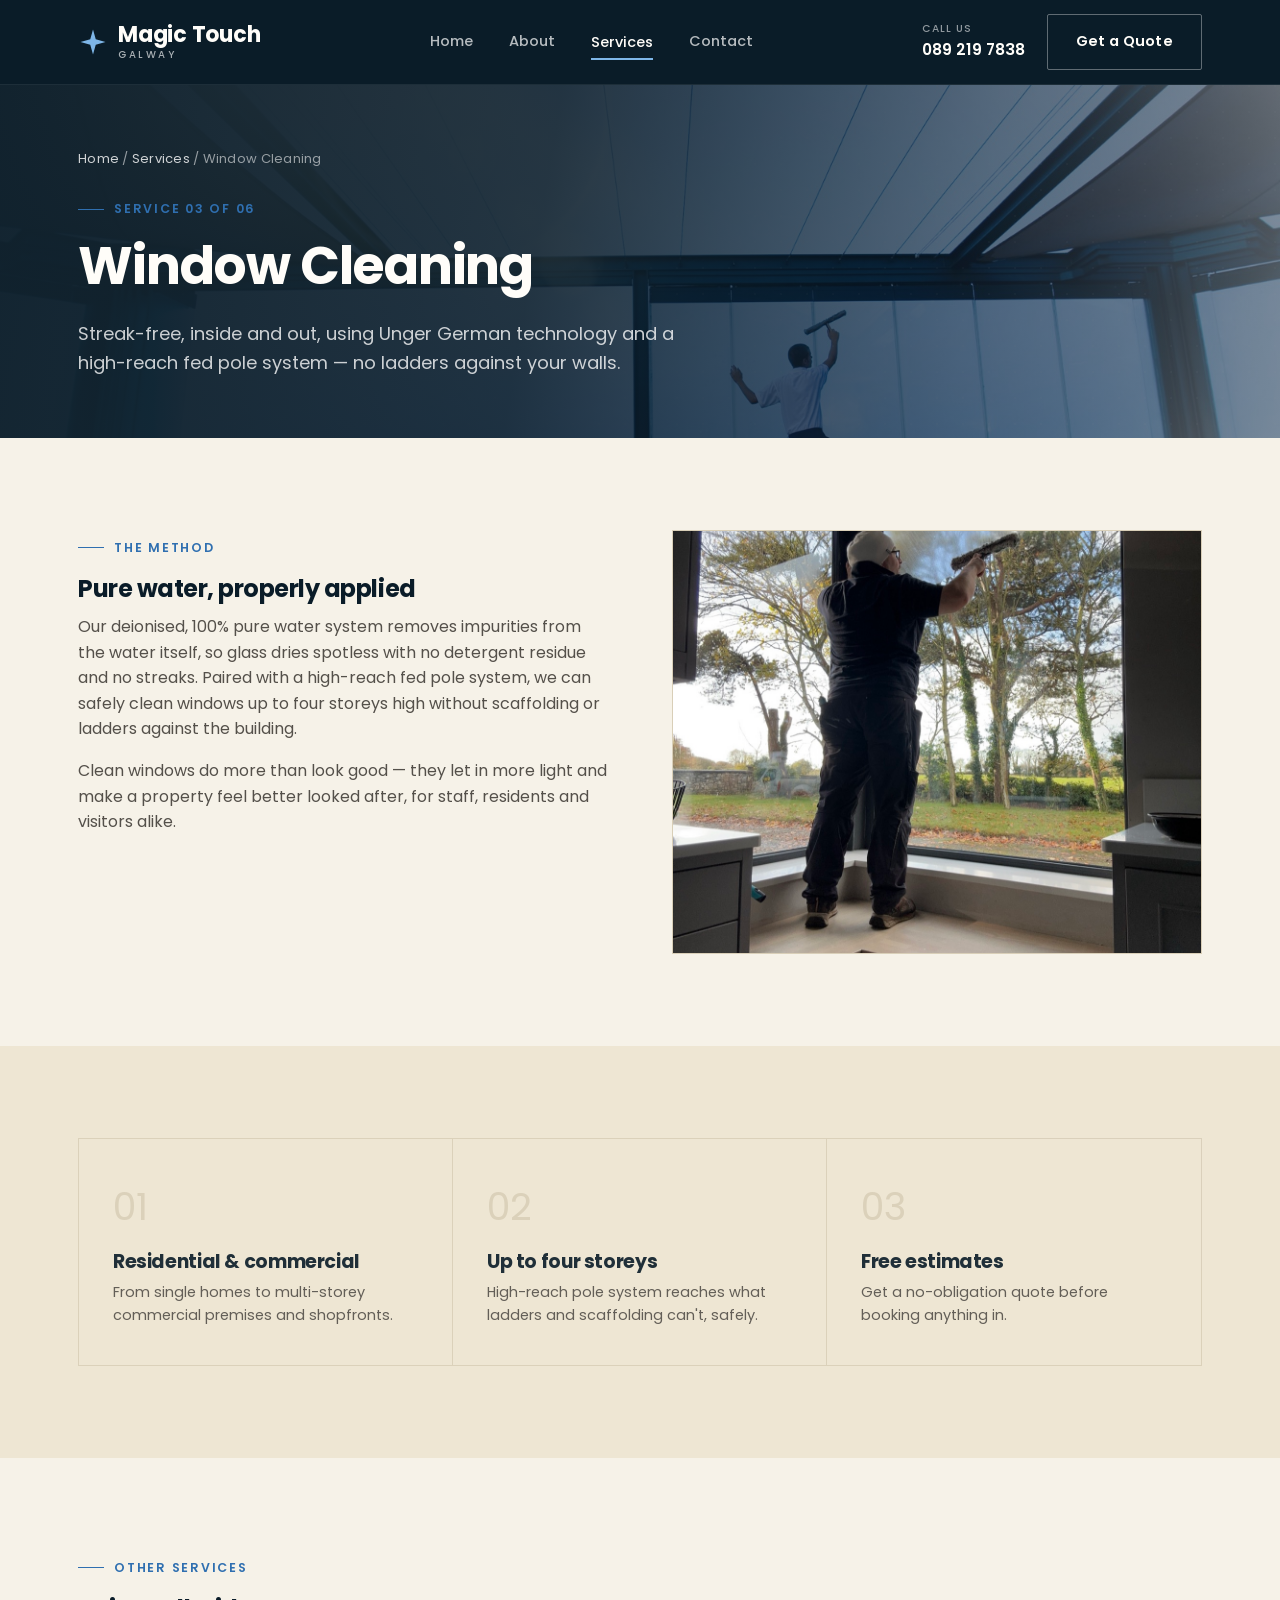
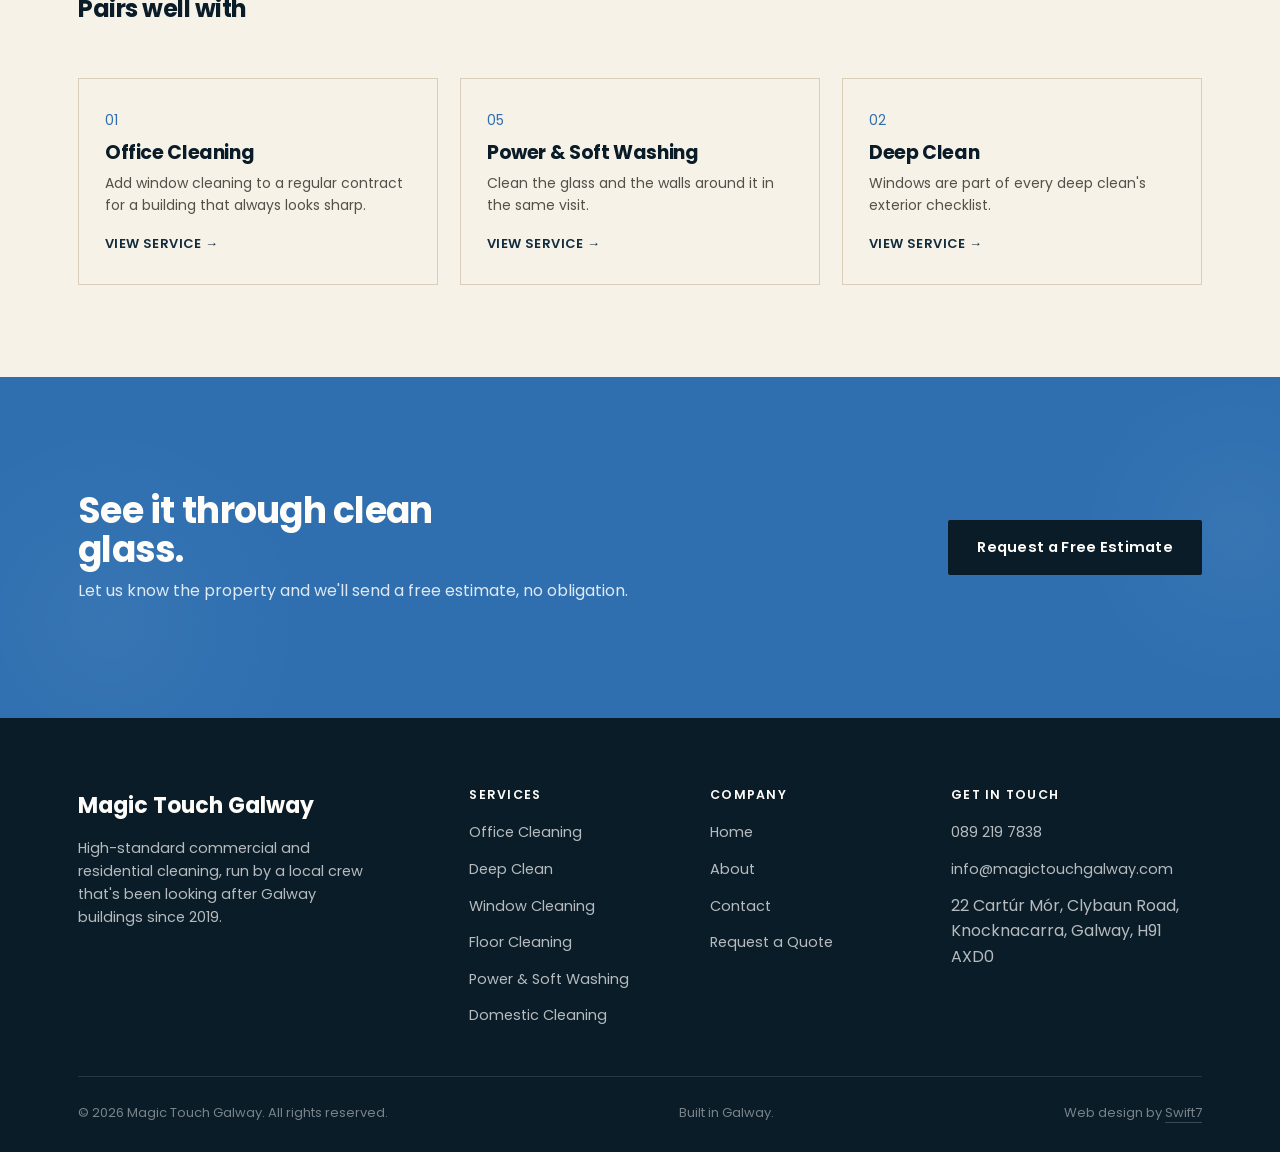
<file: window-cleaning.html>
<!doctype html>
<html lang="en">
<head>
<meta charset="utf-8">
<meta name="viewport" content="width=device-width, initial-scale=1">
<title>Window Cleaning Galway | Magic Touch Galway</title>
<meta name="description" content="Streak-free residential and commercial window cleaning across Galway, using deionised pure water and a four-storey reach pole system.">
<link rel="icon" type="image/svg+xml" href="assets/img/favicon.svg">
<link rel="preconnect" href="https://fonts.googleapis.com">
<link rel="preconnect" href="https://fonts.gstatic.com" crossorigin>
<link href="https://fonts.googleapis.com/css2?family=Fraunces:ital,opsz,wght@0,9..144,500;0,9..144,600;1,9..144,500&family=Poppins:wght@300;400;500;600;700&display=swap" rel="stylesheet">
<link rel="stylesheet" href="assets/css/style.css">
</head>
<body>

<header class="site-header">
  <div class="container">
    <a href="index.html" class="brand">
      <svg class="brand-icon" viewBox="0 0 24 24" width="30" height="30" fill="none" aria-hidden="true"><path d="M12 2L14.2 9.8L22 12L14.2 14.2L12 22L9.8 14.2L2 12L9.8 9.8Z" fill="#7eb6e8"/></svg>
      <span class="brand-text"><strong>Magic Touch</strong><small>GALWAY</small></span>
    </a>
    <nav class="nav-main">
      <a href="index.html">Home</a>
      <a href="about.html">About</a>
      <div class="has-dropdown">
        <a href="#" class="active">Services</a>
        <div class="dropdown">
          <a href="office-cleaning.html">Office Cleaning</a>
          <a href="deep-clean.html">Deep Clean</a>
          <a href="window-cleaning.html">Window Cleaning</a>
          <a href="floor-cleaning.html">Floor Cleaning</a>
          <a href="power-washing.html">Power &amp; Soft Washing</a>
          <a href="domestic-cleaning.html">Domestic Cleaning</a>
        </div>
      </div>
      <a href="contact.html">Contact</a>
    </nav>
    <div class="header-cta">
      <a href="tel:+353892197838" class="header-phone"><small>Call us</small>089 219 7838</a>
      <a href="contact.html" class="btn btn-line">Get a Quote</a>
    </div>
    <button class="nav-toggle" aria-label="Menu"><span></span></button>
  </div>
  <div class="mobile-panel">
    <a href="index.html">Home</a>
    <a href="about.html">About</a>
    <a href="office-cleaning.html" class="mp-sub">Office Cleaning</a>
    <a href="deep-clean.html" class="mp-sub">Deep Clean</a>
    <a href="window-cleaning.html" class="mp-sub">Window Cleaning</a>
    <a href="floor-cleaning.html" class="mp-sub">Floor Cleaning</a>
    <a href="power-washing.html" class="mp-sub">Power &amp; Soft Washing</a>
    <a href="domestic-cleaning.html" class="mp-sub">Domestic Cleaning</a>
    <a href="contact.html">Contact</a>
    <a href="tel:+353892197838">Call 089 219 7838</a>
  </div>
</header>

<section class="page-hero">
  <img class="page-hero-media" src="assets/img/window-squeegee-seaview.jpg" alt="" loading="eager">
  <div class="page-hero-overlay"></div>
  <div class="container">
    <div class="breadcrumb"><a href="index.html">Home</a> / <a href="index.html#services">Services</a> / Window Cleaning</div>
    <div class="eyebrow">Service 03 of 06</div>
    <h1>Window Cleaning</h1>
    <p class="hero-lead">Streak-free, inside and out, using Unger German technology and a high-reach fed pole system — no ladders against your walls.</p>
  </div>
</section>

<section>
  <div class="container two-col">
    <div>
      <div class="eyebrow">The method</div>
      <h2>Pure water, properly applied</h2>
      <p style="color:var(--ink-soft);">Our deionised, 100% pure water system removes impurities from the water itself, so glass dries spotless with no detergent residue and no streaks. Paired with a high-reach fed pole system, we can safely clean windows up to four storeys high without scaffolding or ladders against the building.</p>
      <p style="color:var(--ink-soft);">Clean windows do more than look good — they let in more light and make a property feel better looked after, for staff, residents and visitors alike.</p>
    </div>
    <div class="media-block">
      <img src="assets/img/window-technician-corner-v2.jpg" alt="Magic Touch Galway technician cleaning a corner window from inside a kitchen" loading="lazy">
    </div>
  </div>
</section>

<section class="bg-alt">
  <div class="container">
    <div class="feature-cols">
      <div class="feature">
        <span class="num">01</span>
        <h3>Residential &amp; commercial</h3>
        <p>From single homes to multi-storey commercial premises and shopfronts.</p>
      </div>
      <div class="feature">
        <span class="num">02</span>
        <h3>Up to four storeys</h3>
        <p>High-reach pole system reaches what ladders and scaffolding can't, safely.</p>
      </div>
      <div class="feature">
        <span class="num">03</span>
        <h3>Free estimates</h3>
        <p>Get a no-obligation quote before booking anything in.</p>
      </div>
    </div>
  </div>
</section>

<section>
  <div class="container">
    <div class="section-head">
      <div class="eyebrow">Other services</div>
      <h2>Pairs well with</h2>
    </div>
    <div class="related-grid">
      <a href="office-cleaning.html" class="related-card">
        <span class="num">01</span>
        <h3>Office Cleaning</h3>
        <p>Add window cleaning to a regular contract for a building that always looks sharp.</p>
        <span class="go">View service →</span>
      </a>
      <a href="power-washing.html" class="related-card">
        <span class="num">05</span>
        <h3>Power &amp; Soft Washing</h3>
        <p>Clean the glass and the walls around it in the same visit.</p>
        <span class="go">View service →</span>
      </a>
      <a href="deep-clean.html" class="related-card">
        <span class="num">02</span>
        <h3>Deep Clean</h3>
        <p>Windows are part of every deep clean's exterior checklist.</p>
        <span class="go">View service →</span>
      </a>
    </div>
  </div>
</section>

<section class="cta-banner bubble-bg">
  <div class="bubbles">
    <span></span><span></span><span></span><span></span><span></span>
    <span></span><span></span><span></span><span></span><span></span>
    <span></span><span></span>
  </div>
  <div class="container">
    <div>
      <h2>See it through clean glass.</h2>
      <p>Let us know the property and we'll send a free estimate, no obligation.</p>
    </div>
    <a href="contact.html" class="btn" style="background:var(--navy-deep); color:var(--white);">Request a Free Estimate</a>
  </div>
</section>

<footer class="site-footer">
  <div class="container">
    <div class="footer-top">
      <div class="footer-brand">
        <strong>Magic Touch Galway</strong>
        <p>High-standard commercial and residential cleaning, run by a local crew that's been looking after Galway buildings since 2019.</p>
      </div>
      <div class="footer-col">
        <h4>Services</h4>
        <ul>
          <li><a href="office-cleaning.html">Office Cleaning</a></li>
          <li><a href="deep-clean.html">Deep Clean</a></li>
          <li><a href="window-cleaning.html">Window Cleaning</a></li>
          <li><a href="floor-cleaning.html">Floor Cleaning</a></li>
          <li><a href="power-washing.html">Power &amp; Soft Washing</a></li>
          <li><a href="domestic-cleaning.html">Domestic Cleaning</a></li>
        </ul>
      </div>
      <div class="footer-col">
        <h4>Company</h4>
        <ul>
          <li><a href="index.html">Home</a></li>
          <li><a href="about.html">About</a></li>
          <li><a href="contact.html">Contact</a></li>
          <li><a href="contact.html">Request a Quote</a></li>
        </ul>
      </div>
      <div class="footer-col">
        <h4>Get in touch</h4>
        <ul>
          <li><a href="tel:+353892197838">089 219 7838</a></li>
          <li><a href="mailto:info@magictouchgalway.com">info@magictouchgalway.com</a></li>
          <li>22 Cartúr Mór, Clybaun Road,<br>Knocknacarra, Galway, H91 AXD0</li>
        </ul>
      </div>
    </div>
    <div class="footer-bottom">
      <span>© 2026 Magic Touch Galway. All rights reserved.</span>
      <span>Built in Galway.</span>
      <span>Web design by <a href="https://swift7.co.uk" target="_blank" rel="noopener" style="color:inherit; border-bottom: 1px solid rgba(255,255,255,.2);">Swift7</a></span>
    </div>
  </div>
</footer>
<script src="assets/js/main.js"></script>
</body>
</html>
</file>
<file: assets/css/style.css>
/* ============================================================
   Magic Touch Galway — design system
   Type: Poppins, throughout
   Palette: warm paper, deep navy ink, blue accent
   ============================================================ */

:root{
  --navy:        #122c3d;
  --navy-deep:   #0a1c28;
  --navy-soft:   #244a61;
  --blue:        #2f6fb0;
  --blue-light:  #7eb6e8;
  --paper:       #f6f2e8;
  --paper-alt:   #eee6d3;
  --paper-deep:  #e7dcc1;
  --ink:         #1c1a16;
  --ink-soft:    #54504a;
  --line:        #d9cfb8;
  --white:       #fffdf9;

  --serif: "Poppins", -apple-system, BlinkMacSystemFont, "Segoe UI", sans-serif;
  --sans:  "Poppins", -apple-system, BlinkMacSystemFont, "Segoe UI", sans-serif;

  --container: 1180px;
  --radius: 2px;
}

*{ box-sizing: border-box; }
html{ scroll-behavior: smooth; }
body{
  margin: 0;
  background: var(--paper);
  color: var(--ink);
  font-family: var(--sans);
  font-size: 16px;
  line-height: 1.6;
  -webkit-font-smoothing: antialiased;
}
img{ max-width: 100%; display: block; }
a{ color: inherit; text-decoration: none; }
ul{ margin: 0; padding: 0; list-style: none; }
h1,h2,h3,h4{
  font-family: var(--serif);
  font-weight: 700;
  line-height: 1.1;
  margin: 0 0 .5em;
  letter-spacing: -0.02em;
  color: var(--navy-deep);
}
p{ margin: 0 0 1em; }
.container{
  max-width: var(--container);
  margin: 0 auto;
  padding: 0 28px;
}

/* ---------- utility ---------- */
.eyebrow{
  display: inline-flex;
  align-items: center;
  gap: 10px;
  font-family: var(--sans);
  font-size: 12.5px;
  font-weight: 600;
  letter-spacing: .14em;
  text-transform: uppercase;
  color: var(--blue);
  margin-bottom: 18px;
}
.eyebrow::before{
  content: "";
  width: 26px;
  height: 1px;
  background: var(--blue);
}
.rule{
  display: none;
}
.btn{
  display: inline-flex;
  align-items: center;
  gap: 10px;
  font-family: var(--sans);
  font-weight: 600;
  font-size: 14.5px;
  letter-spacing: .02em;
  padding: 15px 28px;
  border: 1px solid transparent;
  border-radius: var(--radius);
  cursor: pointer;
  transition: transform .15s ease, background .2s ease, color .2s ease, border-color .2s ease;
}
.btn-blue{
  background: var(--blue);
  color: var(--white);
}
.btn-blue:hover{ background: #245a8e; }
.btn-outline{
  background: transparent;
  border-color: rgba(255,255,255,.35);
  color: var(--white);
}
.btn-outline:hover{ border-color: var(--white); }
.btn-line{
  background: transparent;
  border-color: var(--navy);
  color: var(--navy);
}
.btn-line:hover{ background: var(--navy); color: var(--white); }
.btn:active{ transform: translateY(1px); }

/* ============================================================
   Header
   ============================================================ */
.site-header{
  position: sticky;
  top: 0;
  z-index: 60;
  background: var(--navy-deep);
  border-bottom: 1px solid rgba(255,255,255,.08);
}
.site-header .container{
  display: flex;
  align-items: center;
  justify-content: space-between;
  height: 84px;
}
.brand{
  display: flex;
  align-items: center;
  gap: 10px;
  line-height: 1;
  text-decoration: none;
}
.brand-icon{
  display: flex;
  align-items: center;
  flex-shrink: 0;
  transition: transform .2s ease;
}
.brand:hover .brand-icon{ transform: rotate(20deg) scale(1.08); }
.brand-text{ display: flex; flex-direction: column; }
.brand-text strong{
  font-family: var(--serif);
  font-size: 22px;
  font-weight: 700;
  color: var(--white);
  letter-spacing: -.01em;
}
.brand-text small{
  font-size: 10px;
  letter-spacing: .26em;
  color: rgba(255,255,255,0.65);
  font-weight: 500;
  margin-top: 4px;
  text-transform: uppercase;
}
.nav-main{
  display: flex;
  align-items: center;
  gap: 36px;
}
.nav-main a{
  font-size: 14.5px;
  font-weight: 500;
  color: rgba(255,255,255,.7);
  position: relative;
  padding: 6px 0;
}
.nav-main a:hover, .nav-main a.active{ color: var(--white); }
.nav-main a.active::after{
  content: "";
  position: absolute;
  left: 0; bottom: -2px;
  width: 100%; height: 2px;
  background: var(--blue-light);
}
.has-dropdown{ position: relative; }
.dropdown{
  position: absolute;
  top: 100%;
  left: -18px;
  background: var(--white);
  border: 1px solid var(--line);
  min-width: 230px;
  padding: 8px;
  box-shadow: 0 18px 36px rgba(10,28,40,.18);
  opacity: 0;
  visibility: hidden;
  transform: translateY(6px);
  transition: opacity .15s ease, transform .15s ease, visibility .15s;
}
.has-dropdown:hover .dropdown{
  opacity: 1; visibility: visible; transform: translateY(0);
}
.dropdown a{
  display: block;
  padding: 11px 14px;
  font-size: 14px;
  border-radius: 2px;
  color: var(--ink-soft);
}
.dropdown a:hover{ background: var(--paper-alt); color: var(--navy-deep); }
.header-cta{ display: flex; align-items: center; gap: 22px; }
.header-phone{
  font-family: var(--serif);
  font-size: 15.5px;
  font-weight: 600;
  color: var(--white);
}
.header-phone small{
  display: block;
  font-family: var(--sans);
  font-size: 10.5px;
  letter-spacing: .1em;
  color: rgba(255,255,255,.55);
  font-weight: 500;
  text-transform: uppercase;
}
.header-cta .btn-line{
  border-color: rgba(255,255,255,.35);
  color: var(--white);
}
.header-cta .btn-line:hover{ background: var(--white); color: var(--navy-deep); }
.nav-toggle{
  display: none;
  background: none;
  border: 1px solid rgba(255,255,255,.3);
  width: 42px; height: 42px;
  align-items: center;
  justify-content: center;
  cursor: pointer;
}
.nav-toggle span, .nav-toggle span::before, .nav-toggle span::after{
  content: "";
  display: block;
  width: 18px; height: 2px;
  background: var(--white);
  position: relative;
  transition: transform .2s ease;
}
.nav-toggle span::before{ position: absolute; top: -6px; }
.nav-toggle span::after{ position: absolute; top: 6px; }

.mobile-panel{
  display: none;
  background: var(--navy-deep);
  border-bottom: 1px solid rgba(255,255,255,.08);
  padding: 6px 0 28px;
}
.mobile-panel a{
  display: block;
  padding: 13px 28px;
  font-size: 15px;
  font-weight: 500;
  border-top: 1px solid rgba(255,255,255,.08);
  color: rgba(255,255,255,.75);
}
.mobile-panel .mp-sub{ padding-left: 42px; font-size: 14px; }
body.nav-open .mobile-panel{ display: block; }

/* ============================================================
   Hero
   ============================================================ */
.hero{
  position: relative;
  background: var(--navy-deep);
  color: var(--white);
  overflow: hidden;
  min-height: 88vh;
  display: flex;
  align-items: center;
}
.hero::after {
  display: none;
}
.hero-video{
  position: absolute;
  inset: 0;
  width: 100%;
  height: 100%;
  object-fit: cover;
  z-index: 0;
}
.hero-overlay{
  position: absolute;
  inset: 0;
  background:
    linear-gradient(100deg, rgba(10,28,40,.94) 0%, rgba(10,28,40,.86) 38%, rgba(10,28,40,.55) 68%, rgba(10,28,40,.4) 100%),
    radial-gradient(circle at 1px 1px, rgba(255,255,255,.07) 1px, transparent 0);
  background-size: 100% 100%, 26px 26px;
  z-index: 1;
}
@media (max-width: 980px){
  .hero-video{ display: none; }
  .hero-overlay{ background: var(--navy-deep); }
}
.hero-grid{ z-index: 2; }
.hero-grid{
  position: relative;
  display: grid;
  grid-template-columns: 1.05fr .95fr;
  gap: 56px;
  align-items: center;
  padding: 88px 0 76px;
}
.hero-grid-solo{
  grid-template-columns: 1fr;
  padding: 70px 0;
  width: 100%;
}
.hero .hero-grid-solo h1, .hero-grid-solo .hero-lead{ max-width: 38ch; }
.hero h1{
  color: var(--white);
  font-size: clamp(48px, 6.5vw, 80px);
  max-width: 13ch;
}
.hero h1 em{
  font-style: normal;
  background: linear-gradient(135deg, #c5e8ff 0%, #7eb6e8 25%, #d6f0ff 50%, #89c8ff 75%, #c5e8ff 100%);
  background-size: 300% 300%;
  -webkit-background-clip: text;
  -webkit-text-fill-color: transparent;
  background-clip: text;
  animation: holo-shift 6s ease-in-out infinite;
  filter: drop-shadow(0 0 18px rgba(126,182,232,0.45));
}
.hero-lead{
  font-size: 18px;
  color: rgba(255,255,255,.78);
  max-width: 46ch;
  margin: 22px 0 32px;
}
.hero-actions{ display: flex; gap: 14px; flex-wrap: wrap; }
.hero-figure{
  position: relative;
  aspect-ratio: 4/5;
  background: var(--navy-soft);
  border: 1px solid rgba(255,255,255,.12);
}
.hero-figure img{ width: 100%; height: 100%; object-fit: cover; }
.hero-figure .tag{
  position: absolute;
  bottom: -22px; left: -22px;
  background: var(--blue);
  color: var(--white);
  padding: 18px 22px;
  font-family: var(--serif);
  max-width: 220px;
}
.hero-figure .tag strong{ display: block; font-size: 26px; }
.hero-figure .tag span{ font-family: var(--sans); font-size: 12.5px; letter-spacing: .04em; }

.page-hero{
  background: var(--navy-deep);
  color: var(--white);
  padding: 64px 0 60px;
  position: relative;
  overflow: hidden;
}
.page-hero .container{ position: relative; z-index: 2; }
.page-hero::before{
  content: "";
  position: absolute; inset: 0;
  background-image: radial-gradient(circle at 1px 1px, rgba(255,255,255,.06) 1px, transparent 0);
  background-size: 26px 26px;
  z-index: 1;
}
.page-hero-media{
  position: absolute;
  inset: 0;
  width: 100%;
  height: 100%;
  object-fit: cover;
  z-index: 0;
}
.page-hero-overlay{
  position: absolute;
  inset: 0;
  background: linear-gradient(100deg, rgba(10,28,40,.96) 0%, rgba(10,28,40,.88) 42%, rgba(10,28,40,.6) 75%, rgba(10,28,40,.45) 100%);
  z-index: 1;
}
.page-hero .container{ position: relative; z-index: 3; }
.breadcrumb{
  font-size: 13px;
  color: rgba(255,255,255,.55);
  margin-bottom: 22px;
  letter-spacing: .02em;
}
.breadcrumb a{ color: rgba(255,255,255,.8); }
.breadcrumb a:hover{ color: var(--blue-light); }
.page-hero h1{ color: var(--white); font-size: clamp(34px, 4.6vw, 52px); max-width: 18ch; }
.page-hero .hero-lead{ max-width: 56ch; margin-bottom: 0; }

/* ============================================================
   Bubble background effect
   ============================================================ */

/* Base: sections that carry bubbles need position:relative */
.bubble-bg {
  position: relative;
}

/* CTA banner clips its own bubbles — keep overflow hidden there */
.cta-banner.bubble-bg {
  overflow: hidden;
}

/* Shared bubble layer — injected via .bubbles wrapper inside the section */
.bubbles {
  position: absolute;
  inset: 0;
  pointer-events: none;
  z-index: 1;
}

/* Clip bubbles inside sections that need it */
.cta-banner .bubbles {
  overflow: hidden;
}

/* Stats section: bubbles contained within the section — they rise and fade within the dark bg */
.stats-section .bubbles {
  overflow: hidden;
  inset: 0;
  z-index: 2;
}
.bubbles span {
  position: absolute;
  display: block;
  border-radius: 50%;
  opacity: 0;
  animation: bubble-rise linear infinite;
}

/* Light bubbles (on dark navy / blue backgrounds) */
.bubble-bg .bubbles span {
  background: radial-gradient(circle at 35% 35%, rgba(255,255,255,0.22) 0%, rgba(255,255,255,0.05) 50%, transparent 70%);
  border: 1px solid rgba(255,255,255,0.12);
}

/* Warm bubbles (on paper / paper-alt backgrounds) */
.bubble-bg.bubble-warm .bubbles span {
  background: radial-gradient(circle at 35% 35%, rgba(47,111,176,0.10) 0%, rgba(47,111,176,0.03) 50%, transparent 70%);
  border: 1px solid rgba(47,111,176,0.08);
}

/* Individual bubble sizes, positions & timing */
.bubbles span:nth-child(1)  { left: 8%;   width: 80px;  height: 80px;  animation-duration: 18s; animation-delay: 0s;    bottom: -80px;  }
.bubbles span:nth-child(2)  { left: 18%;  width: 130px; height: 130px; animation-duration: 24s; animation-delay: -6s;   bottom: -130px; }
.bubbles span:nth-child(3)  { left: 32%;  width: 55px;  height: 55px;  animation-duration: 14s; animation-delay: -3s;   bottom: -55px;  }
.bubbles span:nth-child(4)  { left: 46%;  width: 190px; height: 190px; animation-duration: 28s; animation-delay: -12s;  bottom: -190px; }
.bubbles span:nth-child(5)  { left: 58%;  width: 70px;  height: 70px;  animation-duration: 16s; animation-delay: -8s;   bottom: -70px;  }
.bubbles span:nth-child(6)  { left: 68%;  width: 110px; height: 110px; animation-duration: 22s; animation-delay: -2s;   bottom: -110px; }
.bubbles span:nth-child(7)  { left: 78%;  width: 50px;  height: 50px;  animation-duration: 13s; animation-delay: -16s;  bottom: -50px;  }
.bubbles span:nth-child(8)  { left: 85%;  width: 160px; height: 160px; animation-duration: 26s; animation-delay: -9s;   bottom: -160px; }
.bubbles span:nth-child(9)  { left: 3%;   width: 95px;  height: 95px;  animation-duration: 20s; animation-delay: -14s;  bottom: -95px;  }
.bubbles span:nth-child(10) { left: 92%;  width: 65px;  height: 65px;  animation-duration: 17s; animation-delay: -4s;   bottom: -65px;  }

/* Large ambient glow bubbles — slow, barely visible, purely decorative */
.bubbles span:nth-child(11) {
  left: -8%; top: 10%;
  width: 420px; height: 420px;
  background: radial-gradient(circle, rgba(255,255,255,0.04) 0%, transparent 65%);
  border: none;
  opacity: 1;
  animation: bubble-drift 32s ease-in-out infinite;
  animation-delay: 0s;
}
.bubbles span:nth-child(12) {
  right: -10%; bottom: 5%;
  width: 340px; height: 340px;
  background: radial-gradient(circle, rgba(255,255,255,0.04) 0%, transparent 65%);
  border: none;
  opacity: 1;
  animation: bubble-drift 40s ease-in-out infinite;
  animation-delay: -18s;
}
/* Warm variant ambient glow */
.bubble-bg.bubble-warm .bubbles span:nth-child(11),
.bubble-bg.bubble-warm .bubbles span:nth-child(12) {
  background: radial-gradient(circle, rgba(47,111,176,0.07) 0%, transparent 65%);
}

/* ============================================================
   Sections
   ============================================================ */
section{ padding: 92px 0; position: relative; }
.section-tight{ padding: 64px 0; }
.section-head{
  max-width: 640px;
  margin-bottom: 56px;
}
.bg-alt{ background: var(--paper-alt); }
.bg-navy{ background: var(--navy-deep); color: var(--white); }
.bg-navy h2{ color: var(--white); }
.bg-navy .eyebrow{ color: var(--blue-light); }

/* ensure content inside bubble sections always clears the bubble layer */
.bubble-bg > .container { position: relative; z-index: 1; }

/* services index list (numbered, editorial) */
.service-list{ border-top: 1px solid var(--line); }
.service-row{
  display: grid;
  grid-template-columns: 120px 1fr 1.3fr 140px;
  gap: 28px;
  align-items: center;
  padding: 22px 0;
  border-bottom: 1px solid var(--line);
  transition: background .2s ease;
}
.service-row:hover{ background: rgba(47,111,176,.05); }
.service-row .thumb{
  position: relative;
  width: 120px;
  height: 90px;
  flex-shrink: 0;
  overflow: hidden;
}
.service-row .thumb img{
  width: 100%; height: 100%;
  object-fit: cover;
  transition: transform .4s ease;
}
.service-row:hover .thumb img{ transform: scale(1.1); filter: brightness(1.08); }
.service-row .num{
  position: absolute;
  top: 0; left: 0;
  font-family: var(--serif);
  font-size: 12.5px;
  color: var(--white);
  font-weight: 700;
  background: var(--navy-deep);
  padding: 4px 9px;
}
.service-row h3{ font-size: 25px; margin: 0; }
.service-row p{ margin: 0; color: var(--ink-soft); font-size: 15px; }
.service-row .go{
  justify-self: end;
  font-size: 13.5px;
  font-weight: 600;
  letter-spacing: .04em;
  text-transform: uppercase;
  color: var(--navy);
  display: inline-flex;
  align-items: center;
  gap: 8px;
}
.service-row .go svg{ transition: transform .2s ease; }
.service-row:hover .go svg{ transform: translateX(4px); }

/* feature columns (no icon circles — numbered list style) */
.feature-cols{
  display: grid;
  grid-template-columns: repeat(3, 1fr);
  gap: 0;
  border: 1px solid var(--line);
  opacity: 0.9;
}
.feature-cols .feature{
  padding: 38px 34px;
  border-right: 1px solid var(--line);
}
.feature-cols .feature:last-child{ border-right: none; }

/* why section */
.why-section {
  background: var(--navy-deep);
  padding: 0;
}
.why-head {
  margin-bottom: 56px;
}
.why-head .eyebrow {
  color: var(--blue-light);
}
.why-head .eyebrow::before {
  background: var(--blue-light);
}
.why-head h2 {
  color: var(--white);
  font-size: clamp(28px, 3.4vw, 40px);
  margin: 0;
}

/* dark navy variant */
.feature-cols-dark {
  background: transparent;
  border-color: transparent;
  gap: 16px;
  opacity: 1;
}
.feature-cols-dark .feature {
  background: var(--navy-deep);
  border: 1px solid rgba(255,255,255,0.1);
  border-right: 1px solid rgba(255,255,255,0.1);
}
.feature-cols-dark .feature .num {
  color: var(--blue-light);
}
.feature-cols-dark .feature h3 {
  color: var(--white);
}
.feature-cols-dark .feature p {
  color: rgba(255,255,255,0.6);
}

/* full width — no gaps, boxes stretch edge to edge */
.feature-cols-fullwidth {
  gap: 0;
  width: 100%;
  border-top: 1px solid rgba(255,255,255,0.1);
}
.feature-cols-fullwidth .feature {
  background: transparent;
  border: none;
  border-right: 1px solid rgba(255,255,255,0.1);
  padding: 52px 48px;
  display: flex;
  flex-direction: column;
  align-items: center;
  text-align: center;
}
.feature-cols-fullwidth .feature:last-child {
  border-right: none;
}
.feature-cols-fullwidth .feature .num {
  font-family: var(--serif);
  font-size: 42px;
  font-weight: 700;
  color: var(--blue-light);
  display: block;
  margin-bottom: 20px;
  line-height: 1;
}
.feature-cols-fullwidth .feature h3 {
  font-size: 20px;
  color: var(--white);
  margin-bottom: 12px;
}
.feature-cols-fullwidth .feature p {
  font-size: 15px;
  color: rgba(255,255,255,0.55);
  line-height: 1.65;
  margin: 0;
  max-width: 32ch;
}

@media (max-width: 980px) {
  .feature-cols-fullwidth {
    grid-template-columns: 1fr;
  }
  .feature-cols-fullwidth .feature {
    border-right: none;
    border-bottom: 1px solid rgba(255,255,255,0.1);
    padding: 36px 28px;
  }
  .feature-cols-fullwidth .feature:last-child {
    border-bottom: none;
  }
}
.feature-cols-5{ grid-template-columns: repeat(5, 1fr); }
@media (max-width: 1100px){
  .feature-cols-5{ grid-template-columns: repeat(3, 1fr); }
  .feature-cols-5 .feature:nth-child(3){ border-right: none; }
}
.feature .num{
  font-family: var(--serif);
  color: var(--line);
  font-size: 38px;
  display: block;
  margin-bottom: 14px;
}
.feature h3{ font-size: 19px; margin-bottom: 8px; }
.feature p{ font-size: 14.5px; color: var(--ink-soft); margin: 0; }

/* checklist */
.checklist{ display: grid; gap: 14px; }
.checklist li{
  display: flex;
  gap: 14px;
  align-items: flex-start;
  font-size: 15.5px;
  color: var(--ink-soft);
  padding-bottom: 14px;
  border-bottom: 1px solid var(--line);
  opacity: 0.85;
}
.checklist li::before{
  content: "";
  flex-shrink: 0;
  width: 7px; height: 7px;
  margin-top: 8px;
  background: var(--blue);
  transform: rotate(45deg);
}
.checklist li strong{ color: var(--ink); display:block; font-weight: 600; }

.two-col{
  display: grid;
  grid-template-columns: 1fr 1fr;
  gap: 64px;
  align-items: start;
}
.two-col.reverse{ direction: rtl; }
.two-col.reverse > *{ direction: ltr; }

.media-block{
  position: relative;
  aspect-ratio: 5/4;
  background: var(--paper-deep);
  border: 1px solid var(--line);
  overflow: hidden;
}
.media-block img{ width: 100%; height: 100%; object-fit: cover; }

.map-embed{
  position: relative;
  aspect-ratio: 16/6;
  border: 1px solid var(--line);
  overflow: hidden;
  filter: grayscale(.15) contrast(1.02);
}
.map-embed iframe{ position: absolute; inset: 0; }
@media (max-width: 768px){
  .map-embed{ aspect-ratio: 4/5; }
}

/* image gallery strip */
.gallery-strip{
  display: grid;
  grid-template-columns: 1.3fr 1fr 1fr;
  gap: 18px;
}
.gallery-strip a{ display: block; }
.gallery-strip figure{
  margin: 0;
  position: relative;
  aspect-ratio: 4/3;
  overflow: hidden;
  border: 1px solid var(--line);
}
.gallery-strip a:first-child figure{ aspect-ratio: 4/3.6; }
.gallery-strip img{
  width: 100%; height: 100%;
  object-fit: cover;
  transition: transform .4s ease;
}
.gallery-strip a:hover img{ transform: scale(1.04); }
.gallery-strip figcaption{
  position: absolute;
  left: 0; bottom: 0;
  display: flex;
  align-items: center;
  gap: 8px;
  background: rgba(10,28,40,.82);
  color: var(--white);
  font-size: 12.5px;
  font-weight: 600;
  letter-spacing: .06em;
  text-transform: uppercase;
  padding: 10px 16px;
}
.gallery-strip figcaption span{
  color: var(--blue-light);
  transition: transform .2s ease;
}
.gallery-strip a:hover figcaption span{ transform: translateX(3px); }

/* stats section */
.stats-section{
  position: relative;
  background: var(--navy-deep);
  color: var(--white);
  overflow: hidden;
  padding: 92px 0;
}
.stats-section .container {
  position: relative;
  z-index: 3;
}
.stats-section .dot-grid {
  position: absolute; inset: 0;
  background-image: radial-gradient(circle at 1px 1px, rgba(255,255,255,.06) 1px, transparent 0);
  background-size: 26px 26px;
  z-index: 1;
  pointer-events: none;
}
.stats-section .bubbles {
  z-index: 2;
}
.stats-layout{
  position: relative;
  display: grid;
  grid-template-columns: .9fr 1.1fr;
  gap: 60px;
  align-items: center;
}
.stats-intro h2{ color: var(--white); font-size: clamp(28px, 3vw, 36px); max-width: 14ch; }
.stats-intro p{ color: rgba(255,255,255,.7); font-size: 15.5px; max-width: 38ch; margin-bottom: 26px; }
.stats-grid{
  display: grid;
  grid-template-columns: repeat(2, 1fr);
  gap: 1px;
  background: rgba(255,255,255,.14);
  border: 1px solid rgba(255,255,255,.14);
}
.stats-grid .stat{
  background: var(--navy-deep);
  padding: 32px 30px;
}
.stats-grid .stat .rule{ background: var(--blue-light); margin: 0 0 16px; }
.stat strong{
  display: block;
  font-family: var(--serif);
  font-size: 40px;
  font-weight: 700;
  color: var(--white);
  line-height: 1;
  margin-bottom: 8px;
}
.stat-label{
  font-size: 13px;
  color: rgba(255,255,255,.6);
  letter-spacing: .03em;
}

/* logo strip */
.logo-strip{
  display: grid;
  grid-template-columns: repeat(5, 1fr);
  gap: 18px;
}
.logo-strip div{
  background: var(--white);
  border: 1px solid var(--line);
  min-height: 140px;
  display: flex;
  align-items: center;
  justify-content: center;
  padding: 24px;
  transition: transform .2s ease, box-shadow .2s ease, border-color .2s ease;
}
.logo-strip div:hover{
  transform: translateY(-3px);
  box-shadow: 0 14px 28px rgba(10,28,40,.08);
  border-color: var(--blue);
}
.logo-strip img{
  max-width: 100%;
  max-height: 86px;
  width: auto;
  height: auto;
  object-fit: contain;
}
.logo-strip .text-logo{
  font-family: var(--serif);
  font-size: 17px;
  font-weight: 700;
  text-align: center;
  color: var(--navy);
  letter-spacing: -0.01em;
}

/* areas served / coverage chips */
.chip-row{ display: flex; flex-wrap: wrap; gap: 10px; }
.chip{
  border: 1px solid var(--line);
  padding: 9px 16px;
  font-size: 13.5px;
  font-weight: 500;
  color: var(--ink-soft);
}

/* Google reviews */
.reviews-block{}
.reviews-head{
  display: flex;
  align-items: center;
  gap: 22px;
  flex-wrap: wrap;
  padding-bottom: 36px;
  margin-bottom: 36px;
  border-bottom: 1px solid var(--line);
}
.google-g{ width: 40px; height: 40px; flex-shrink: 0; }
.reviews-stars{ color: #fbbc04; font-size: 17px; letter-spacing: 2px; }
.reviews-meta{ margin: 4px 0 0; font-size: 14.5px; color: var(--ink-soft); }
.reviews-meta strong{ color: var(--ink); }
.reviews-head .btn{ margin-left: auto; }
.reviews-grid{
  display: grid;
  grid-template-columns: repeat(3, 1fr);
  gap: 24px;
}
.review-card{
  margin: 0;
  background: var(--white);
  border: 1px solid var(--line);
  padding: 28px 26px;
  position: relative;
}
.review-card::before {
  content: "\201C";
  position: absolute;
  top: 16px;
  right: 22px;
  font-family: var(--serif);
  font-size: 72px;
  line-height: 1;
  color: var(--blue-light);
  opacity: 0.35;
  pointer-events: none;
}
.review-card blockquote{
  margin: 14px 0 16px;
  font-size: 15px;
  color: var(--ink);
  line-height: 1.6;
}
.review-card figcaption{
  font-size: 13.5px;
  font-weight: 600;
  color: var(--ink-soft);
}

/* CTA banner button */
.btn-cta-dark{
  background: var(--navy-deep);
  color: var(--white);
  border-color: transparent;
  flex-shrink: 0;
}
.btn-cta-dark:hover{ background: var(--navy); }

/* CTA banner */
.cta-banner{
  background: var(--blue);
  color: var(--white);
  position: relative;
  padding: 60px 0;
}
.cta-banner::before {
  content: "";
  position: absolute;
  top: -30px;
  left: 0;
  width: 100%;
  height: 80px;
  background: var(--blue);
  transform: skewY(-2deg);
  z-index: 1;
}
.cta-banner .container{
  position: relative;
  z-index: 2;
  display: flex;
  align-items: center;
  justify-content: space-between;
  padding: 54px 28px;
  gap: 30px;
  flex-wrap: wrap;
}
.cta-banner h2{ color: var(--white); margin: 0; font-size: clamp(26px,3.4vw,36px); max-width: 16ch; }
.cta-banner p{ color: rgba(255,255,255,.85); margin: 8px 0 0; }

/* related services */
.related-grid{
  display: grid;
  grid-template-columns: repeat(3, 1fr);
  gap: 22px;
}
.related-card{
  border: 1px solid var(--line);
  padding: 28px 26px;
  transition: border-color .2s ease, transform .2s ease;
}
.related-card:hover{ border-color: var(--blue); transform: translateY(-3px); }
.related-card .num{ font-family: var(--serif); color: var(--blue); font-size: 14px; }
.related-card h3{ font-size: 19px; margin: 10px 0 8px; }
.related-card p{ font-size: 14px; color: var(--ink-soft); margin: 0 0 14px; }
.related-card .go{
  font-size: 13px; font-weight: 600; letter-spacing: .03em; text-transform: uppercase; color: var(--navy);
}

/* ============================================================
   Contact page
   ============================================================ */
.contact-wrap{
  display: grid;
  grid-template-columns: 1fr 1.2fr;
  gap: 64px;
}
.contact-info dl{ display: grid; gap: 26px; margin: 28px 0 0; }
.contact-info dt{
  font-size: 12px; letter-spacing: .1em; text-transform: uppercase; color: var(--blue); font-weight: 600; margin-bottom: 6px;
}
.contact-info dd{ margin: 0; font-size: 16.5px; color: var(--ink); }
.contact-info dd a{ border-bottom: 1px solid var(--line); }

.form-grid{
  display: grid;
  grid-template-columns: 1fr 1fr;
  gap: 20px;
}
.form-grid .full{ grid-column: 1 / -1; }
label{
  display: block;
  font-size: 12.5px;
  font-weight: 600;
  letter-spacing: .06em;
  text-transform: uppercase;
  color: var(--ink-soft);
  margin-bottom: 8px;
}
input, textarea, select{
  width: 100%;
  border: 1px solid var(--line);
  background: var(--white);
  padding: 14px 16px;
  font-family: var(--sans);
  font-size: 15px;
  color: var(--ink);
  border-radius: var(--radius);
}
input:focus, textarea:focus, select:focus{
  outline: none;
  border-color: var(--blue);
}
textarea{ resize: vertical; min-height: 130px; }
.form-note{ font-size: 13px; color: var(--ink-soft); margin-top: 14px; }

/* ============================================================
   Footer
   ============================================================ */
.site-footer{
  background: var(--navy-deep);
  color: rgba(255,255,255,.7);
  padding: 70px 0 28px;
}
.footer-top{
  display: grid;
  grid-template-columns: 1.4fr .8fr .8fr 1fr;
  gap: 40px;
  padding-bottom: 48px;
}
.footer-brand strong{
  font-family: var(--serif);
  color: var(--white);
  font-size: 22px;
}
.footer-brand p{ max-width: 32ch; margin-top: 14px; font-size: 14.5px; }
.footer-col h4{
  color: var(--white);
  font-family: var(--sans);
  font-size: 12.5px;
  letter-spacing: .1em;
  text-transform: uppercase;
  margin-bottom: 18px;
  font-weight: 600;
}
.footer-col ul{ display: grid; gap: 11px; }
.footer-col a{ font-size: 14.5px; }
.footer-col a:hover{ color: var(--blue-light); }
.footer-bottom{
  border-top: 1px solid rgba(255,255,255,.12);
  padding-top: 26px;
  display: flex;
  justify-content: space-between;
  font-size: 13px;
  color: rgba(255,255,255,.45);
  flex-wrap: wrap;
  gap: 12px;
}

/* ============================================================
   Responsive
   ============================================================ */
@media (max-width: 980px){
  .nav-main, .header-cta .header-phone{ display: none; }
  .nav-toggle{ display: flex; }
  .hero-grid{ grid-template-columns: 1fr; padding: 56px 0; }
  .hero-figure{ order: -1; aspect-ratio: 16/10; }
  .two-col{ grid-template-columns: 1fr; gap: 36px; }
  .stats-layout{ grid-template-columns: 1fr; }
  .feature-cols{ grid-template-columns: 1fr; }
  .feature-cols .feature{ border-right: none; border-bottom: 1px solid var(--line); }
  .service-row{ grid-template-columns: 90px 1fr; gap: 6px 18px; text-align: left; }
  .service-row .thumb{ width: 90px; height: 70px; grid-row: 1 / 3; }
  .service-row h3{ font-size: 20px; grid-column: 2; }
  .service-row p{ grid-column: 2; font-size: 14px; }
  .service-row .go{ grid-column: 2; justify-self: start; margin-top: 2px; }
  .logo-strip{ grid-template-columns: repeat(2,1fr); }
  .logo-strip div{ min-height: 104px; padding: 16px; }
  .contact-wrap{ grid-template-columns: 1fr; }
  .footer-top{ grid-template-columns: 1fr 1fr; }
  .related-grid{ grid-template-columns: 1fr; }
  .form-grid{ grid-template-columns: 1fr; }
  .gallery-strip{ grid-template-columns: 1fr 1fr; }
  .gallery-strip a:first-child{ grid-column: 1 / -1; }
  .gallery-strip a:first-child figure{ aspect-ratio: 16/9; }
  .reviews-grid{ grid-template-columns: 1fr; }
  .reviews-head .btn{ margin-left: 0; }
}
@media (max-width: 560px){
  .footer-top{ grid-template-columns: 1fr; }
  .cta-banner .container{ flex-direction: column; align-items: flex-start; }
  .site-header .container{ height: 68px; }
  .brand-text strong{ font-size: 19px; }
  .brand-text small{ font-size: 9px; letter-spacing: .16em; }
  .header-cta .btn-line{ display: none; }
  .hero{ min-height: 72vh; }
  .stats-grid{ grid-template-columns: 1fr; }
  .stat strong{ font-size: 32px; }
  .hero-actions .btn{ padding: 14px 22px; font-size: 13.5px; }
}
@keyframes float { 0%, 100% { transform: translateY(0) translateX(0); } 50% { transform: translateY(-20px) translateX(10px); } }

/* ============================================================
   Scroll animations
   ============================================================ */
.fade-up {
  opacity: 0;
  transform: translateY(24px);
  transition: opacity .55s ease, transform .55s ease;
}
.fade-up.visible {
  opacity: 1;
  transform: translateY(0);
}
.fade-up:nth-child(2) { transition-delay: .1s; }
.fade-up:nth-child(3) { transition-delay: .2s; }
.fade-up:nth-child(4) { transition-delay: .3s; }
.fade-up:nth-child(5) { transition-delay: .4s; }
.fade-up:nth-child(6) { transition-delay: .5s; }

@keyframes bubble-rise {
  0%   { transform: translateY(0) translateX(0) scale(1);    opacity: 0; }
  5%   { opacity: .55; }
  80%  { opacity: .15; }
  100% { transform: translateY(-110vh) translateX(30px) scale(1.1); opacity: 0; }
}

@keyframes bubble-drift {
  0%   { transform: translateY(0)   translateX(0); }
  33%  { transform: translateY(-28px) translateX(18px); }
  66%  { transform: translateY(12px)  translateX(-14px); }
  100% { transform: translateY(0)   translateX(0); }
}

@keyframes holo-shift {
  0%,100% { background-position: 0% 50%; }
  50%      { background-position: 100% 50%; }
}

/* ============================================================
   Hero trust badge (Google)
   ============================================================ */
.hero-trust{
  display: inline-flex;
  align-items: center;
  gap: 10px;
  background: rgba(255,255,255,0.07);
  border: 1px solid rgba(255,255,255,0.18);
  padding: 8px 16px 8px 10px;
  border-radius: 40px;
  backdrop-filter: blur(12px);
  margin-bottom: 22px;
  text-decoration: none;
  transition: background .2s ease, border-color .2s ease;
}
.hero-trust:hover{
  background: rgba(255,255,255,0.11);
  border-color: rgba(255,255,255,0.28);
}
.hero-trust .g-icon{ display:flex; align-items:center; }
.hero-trust .t-stars{ color:#fbbc04; font-size:13px; letter-spacing:1px; line-height:1; }
.hero-trust .t-sep{ width:1px; height:14px; background:rgba(255,255,255,0.22); flex-shrink:0; }
.hero-trust .t-text{ font-size:13px; color:rgba(255,255,255,0.82); font-weight:500; }

/* ============================================================
   Hero scroll indicator
   ============================================================ */
.hero-scroll{
  position: absolute;
  bottom: 28px;
  left: 50%;
  transform: translateX(-50%);
  z-index: 2;
  display: flex;
  flex-direction: column;
  align-items: center;
  gap: 7px;
  color: rgba(255,255,255,0.35);
  font-size: 10px;
  letter-spacing: .12em;
  text-transform: uppercase;
  font-weight: 600;
  cursor: pointer;
  transition: color .2s ease;
  border: none;
  background: none;
}
.hero-scroll:hover{ color: rgba(255,255,255,0.6); }
.scroll-mouse{
  width: 20px; height: 32px;
  border: 1.5px solid rgba(255,255,255,0.22);
  border-radius: 10px;
  display: flex;
  justify-content: center;
  padding-top: 5px;
}
.scroll-dot{
  width: 3px; height: 6px;
  background: rgba(255,255,255,0.4);
  border-radius: 2px;
  animation: scroll-bob 2s ease-in-out infinite;
}
@keyframes scroll-bob{
  0%,100%{ transform:translateY(0); opacity:1; }
  60%{ transform:translateY(8px); opacity:0; }
}
@media(max-width:768px){ .hero-scroll{ display:none; } }

/* ============================================================
   Why section — icon circles
   ============================================================ */
.why-icon{
  width: 52px; height: 52px;
  border-radius: 50%;
  background: rgba(126,182,232,0.1);
  border: 1px solid rgba(126,182,232,0.2);
  display: flex;
  align-items: center;
  justify-content: center;
  margin: 0 auto 16px;
  transition: background .25s ease, border-color .25s ease;
}
.why-icon svg{ width:22px; height:22px; stroke:var(--blue-light); color:var(--blue-light); }
.feature-cols-fullwidth .feature{ transition:background .25s ease; cursor:default; }
.feature-cols-fullwidth .feature:hover{ background:rgba(126,182,232,0.06); }
.feature-cols-fullwidth .feature:hover .why-icon{
  background: rgba(126,182,232,0.18);
  border-color: rgba(126,182,232,0.35);
}

/* ============================================================
   Mobile nav CTA row
   ============================================================ */
.mobile-panel-cta{
  display: flex;
  gap: 10px;
  padding: 16px 28px 8px;
  margin-top: 8px;
  border-top: 1px solid rgba(255,255,255,.1);
}
.mobile-panel-cta .btn{ flex:1; justify-content:center; font-size:13.5px; padding:13px 12px; }
.btn-mobile-outline{
  background: transparent;
  border: 1px solid rgba(255,255,255,.3);
  color: var(--white);
}
.btn-mobile-outline:hover{ background:rgba(255,255,255,.08); border-color:rgba(255,255,255,.5); }

/* ============================================================
   Nav scroll shadow
   ============================================================ */
.site-header.scrolled{
  box-shadow: 0 2px 24px rgba(0,0,0,0.32);
}

/* ============================================================
   Trust strip
   ============================================================ */
.trust-strip{
  display: flex;
  flex-wrap: wrap;
  border-top: 1px solid var(--line);
  border-bottom: 1px solid var(--line);
  background: var(--white);
}
.trust-item{
  flex: 1;
  min-width: 180px;
  display: flex;
  align-items: center;
  justify-content: center;
  gap: 10px;
  padding: 19px 24px;
  font-size: 13.5px;
  font-weight: 600;
  color: var(--ink);
  border-right: 1px solid var(--line);
}
.trust-item:last-child{ border-right: none; }
.trust-item svg{ width:18px; height:18px; stroke:var(--blue); color:var(--blue); flex-shrink:0; }
@media(max-width:860px){
  .trust-item{ min-width:50%; border-bottom:1px solid var(--line); }
  .trust-item:nth-child(even){ border-right:none; }
  .trust-item:nth-last-child(-n+2):not(:nth-child(odd):last-child){ border-bottom:0; }
}
@media(max-width:420px){
  .trust-item{ min-width:100%; border-right:none; }
  .trust-item:last-child{ border-bottom:none; }
}

/* ============================================================
   Bio section
   ============================================================ */
.bio-section{ background: var(--paper); padding: 96px 0; }
.bio-grid{
  display: grid;
  grid-template-columns: .85fr 1.15fr;
  gap: 76px;
  align-items: center;
}
.bio-media{ position: relative; }
.bio-photo{
  aspect-ratio: 4/5;
  overflow: hidden;
  border: 1px solid var(--line);
  background: var(--paper-deep);
}
.bio-photo img{ width:100%; height:100%; object-fit:cover; }
.bio-badge{
  position: absolute;
  bottom: 28px;
  right: -20px;
  background: var(--navy-deep);
  color: var(--white);
  padding: 16px 22px;
  border: 1px solid rgba(255,255,255,0.1);
  text-align: center;
  min-width: 96px;
}
.bio-badge strong{
  display: block;
  font-size: 34px;
  font-family: var(--serif);
  color: var(--blue-light);
  line-height: 1;
  margin-bottom: 4px;
}
.bio-badge span{ font-size:11px; letter-spacing:.1em; text-transform:uppercase; color:rgba(255,255,255,0.6); font-weight:600; }
.bio-text .lead{
  font-size: 17.5px;
  color: var(--ink);
  font-weight: 500;
  margin-bottom: 20px;
  line-height: 1.65;
}
.bio-text p{ font-size:15.5px; color:var(--ink-soft); line-height:1.75; margin-bottom:14px; }
.bio-sig{
  display: flex;
  align-items: center;
  gap: 14px;
  margin-top: 28px;
  padding-top: 24px;
  border-top: 1px solid var(--line);
}
.bio-sig-info strong{ display:block; font-size:16px; color:var(--navy-deep); margin-bottom:2px; }
.bio-sig-info span{ font-size:13px; color:var(--ink-soft); }
@media(max-width:980px){
  .bio-grid{ grid-template-columns:1fr; gap:48px; }
  .bio-photo{ aspect-ratio:16/9; }
  .bio-badge{ right:12px; bottom:12px; }
}

/* ============================================================
   Process / How it works
   ============================================================ */
.process-section{ background: var(--paper-alt); }
.process-row{
  display: grid;
  grid-template-columns: repeat(3,1fr);
  gap: 0;
  border: 1px solid var(--line);
  margin-top: 52px;
}
.process-step{
  padding: 44px 36px;
  border-right: 1px solid var(--line);
  position: relative;
}
.process-step:last-child{ border-right: none; }
.step-num{
  font-family: var(--serif);
  font-size: 58px;
  font-weight: 700;
  color: var(--line);
  line-height: 1;
  display: block;
  margin-bottom: 16px;
}
.step-icon{
  width: 42px; height: 42px;
  background: var(--blue);
  display: flex;
  align-items: center;
  justify-content: center;
  margin-bottom: 18px;
  flex-shrink: 0;
}
.step-icon svg{ width:20px; height:20px; }
.process-step h3{ font-size:20px; margin-bottom:10px; }
.process-step p{ font-size:14.5px; color:var(--ink-soft); margin:0; line-height:1.65; }
.step-arrow{
  position: absolute;
  top: 50%; right: -13px;
  transform: translateY(-50%);
  width: 26px; height: 26px;
  background: var(--blue);
  border-radius: 50%;
  display: flex;
  align-items: center;
  justify-content: center;
  z-index: 1;
}
.step-arrow svg{ width:11px; height:11px; }
.process-step:last-child .step-arrow{ display:none; }
@media(max-width:860px){
  .process-row{ grid-template-columns:1fr; }
  .process-step{ border-right:none; border-bottom:1px solid var(--line); padding:32px 28px; }
  .process-step:last-child{ border-bottom:none; }
  .step-arrow{ display:none; }
}

/* ============================================================
   Improved responsive
   ============================================================ */
@media(max-width:980px){
  section{ padding:72px 0; }
  .hero-grid-solo{ padding:56px 0 80px; }
  .reviews-grid{ grid-template-columns: repeat(2,1fr); }
}
@media(max-width:768px){
  .reviews-grid{ grid-template-columns:1fr; }
  .logo-strip{ grid-template-columns:repeat(3,1fr); }
}
@media(max-width:560px){
  .logo-strip{ grid-template-columns:repeat(2,1fr); }
  .reviews-grid{ grid-template-columns:1fr; }
  .service-row{ grid-template-columns:80px 1fr; }
  .service-row .thumb{ width:80px; height:62px; }
  .hero h1{ font-size: clamp(38px, 9vw, 56px); }
  section{ padding:56px 0; }
  .bio-section{ padding:64px 0; }
}
</file>
